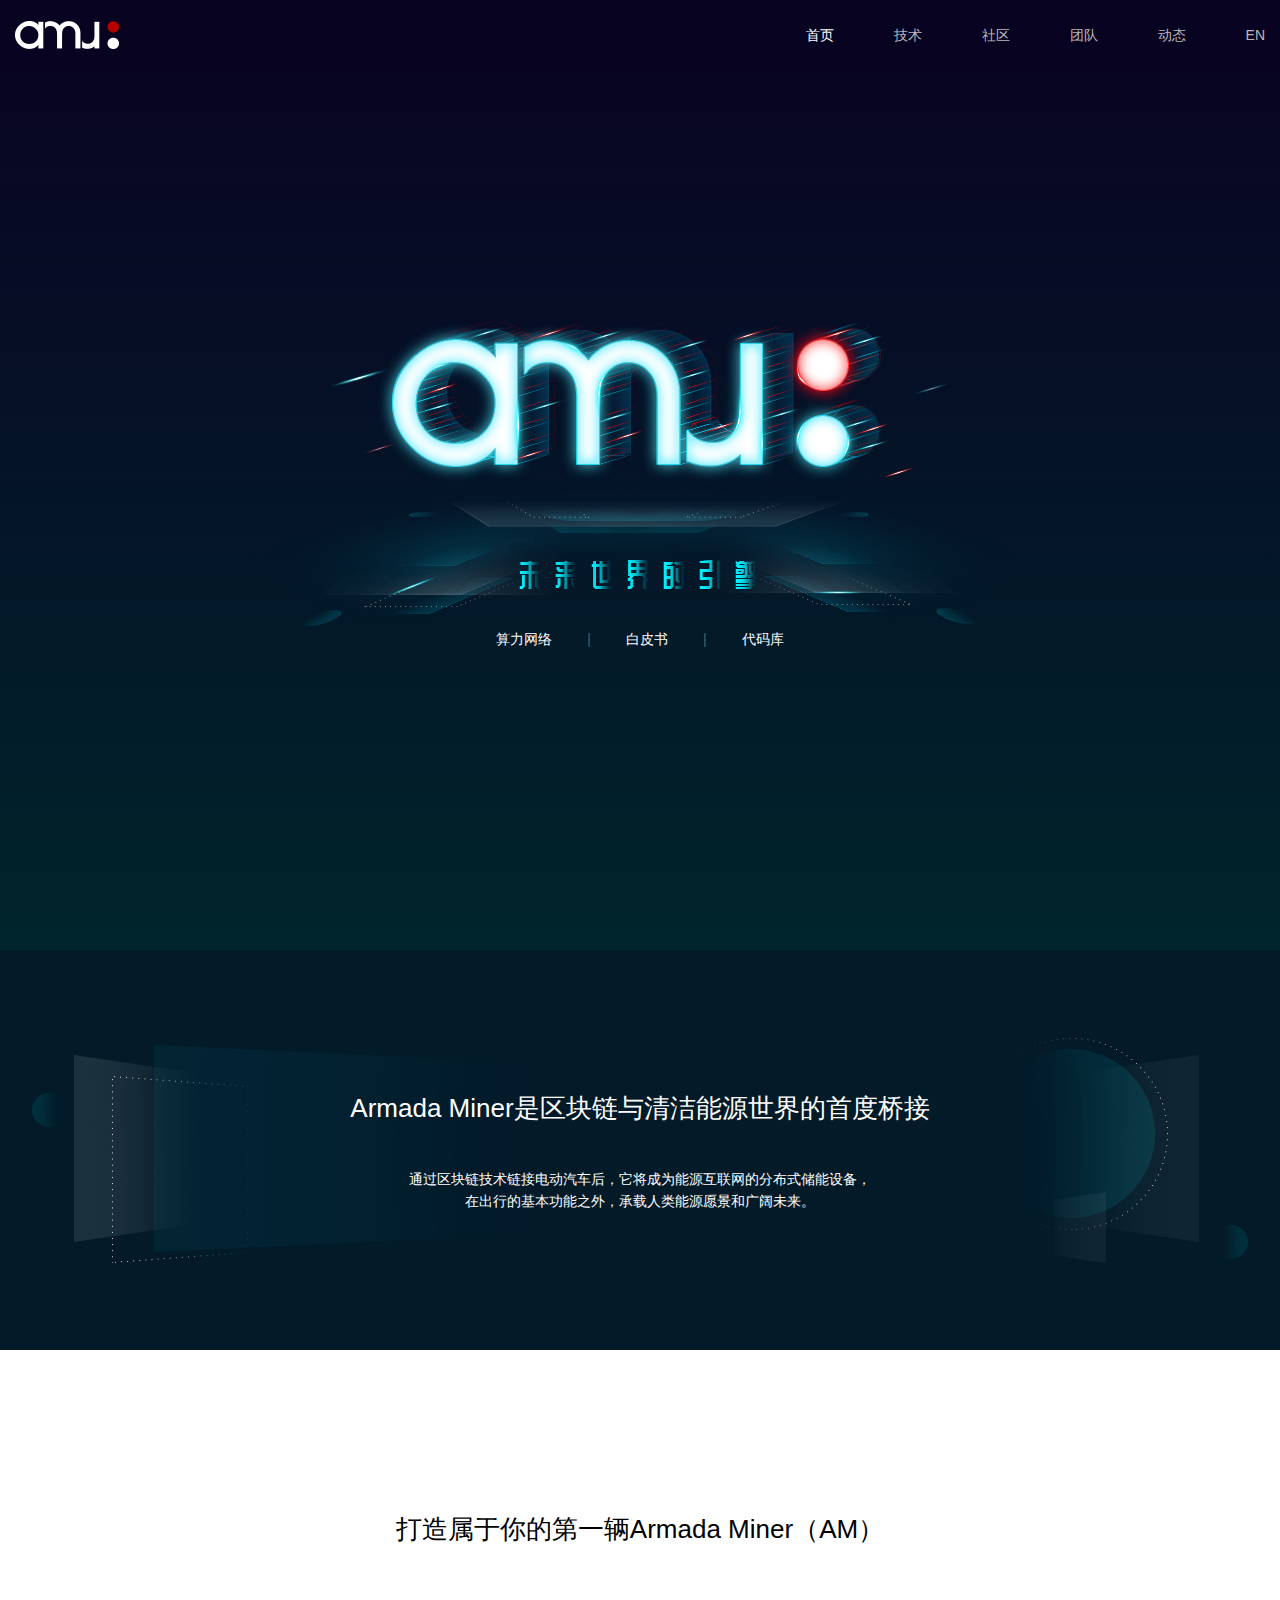
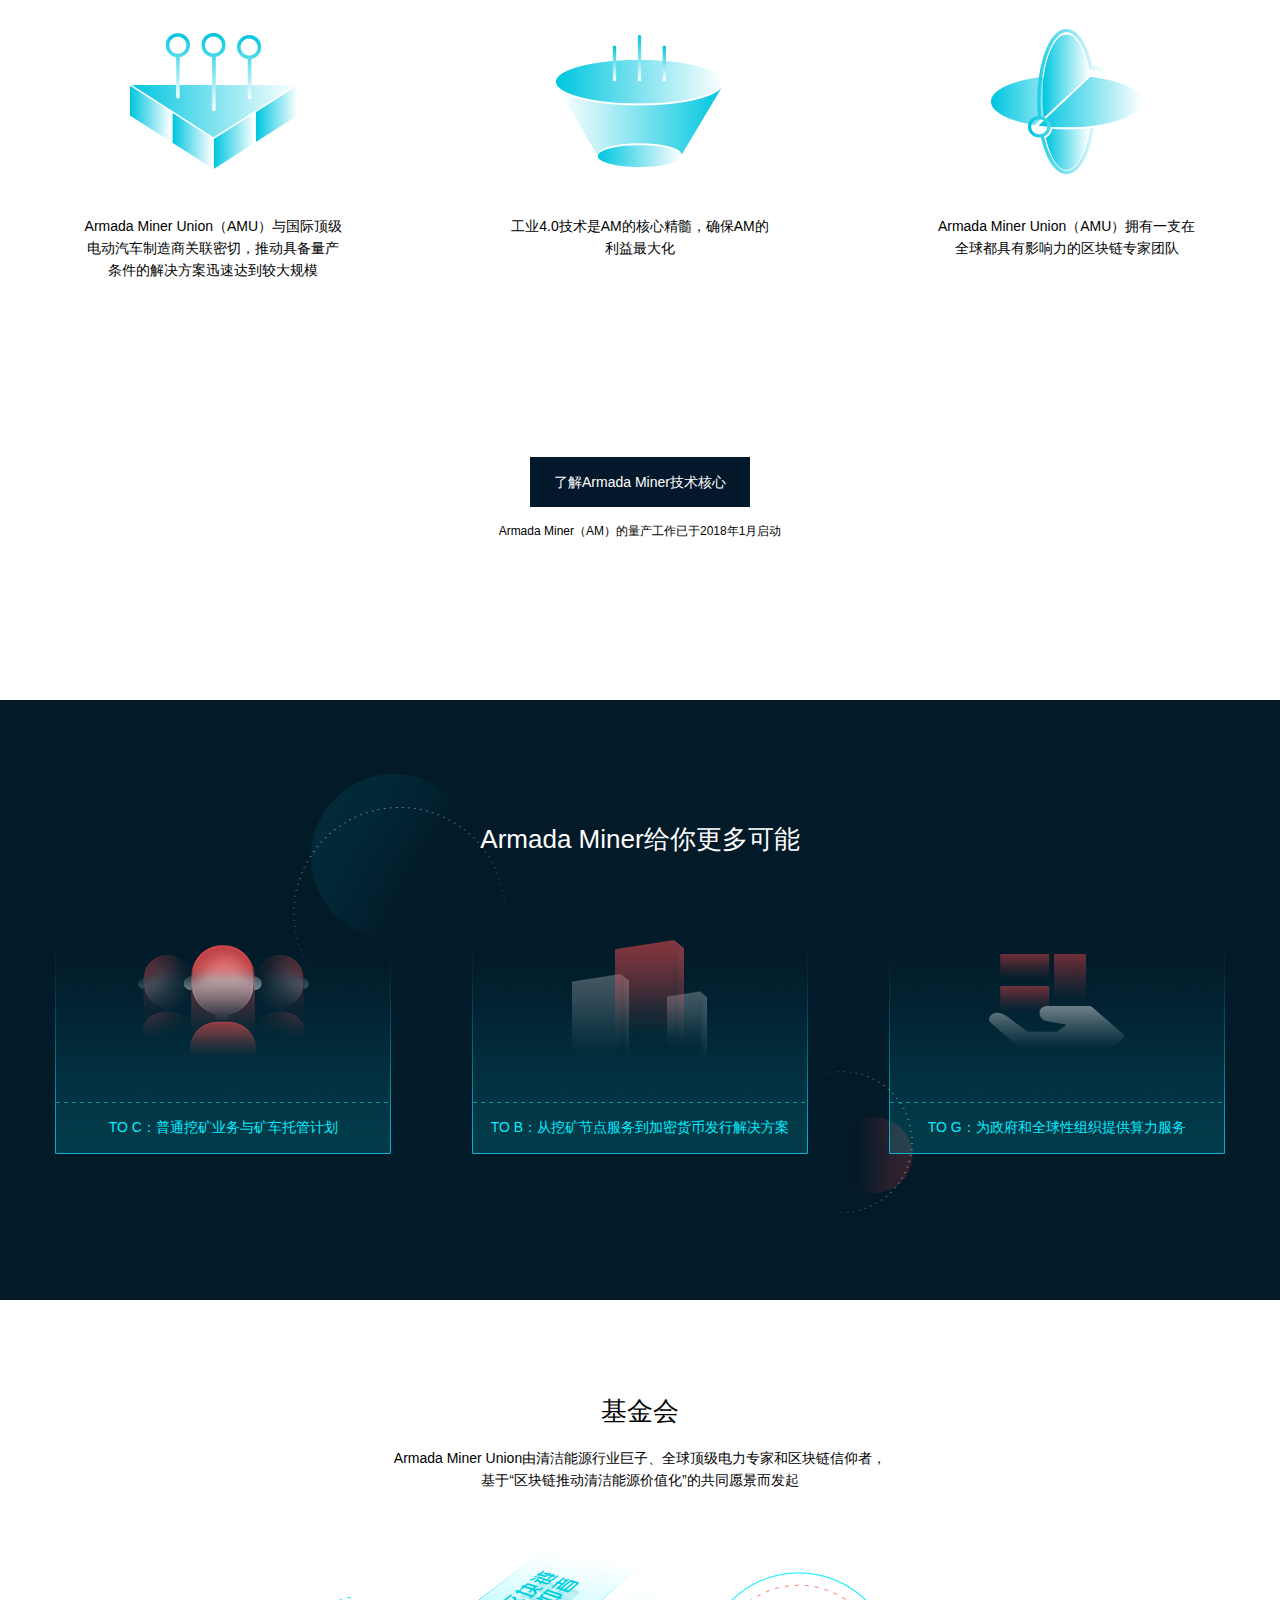
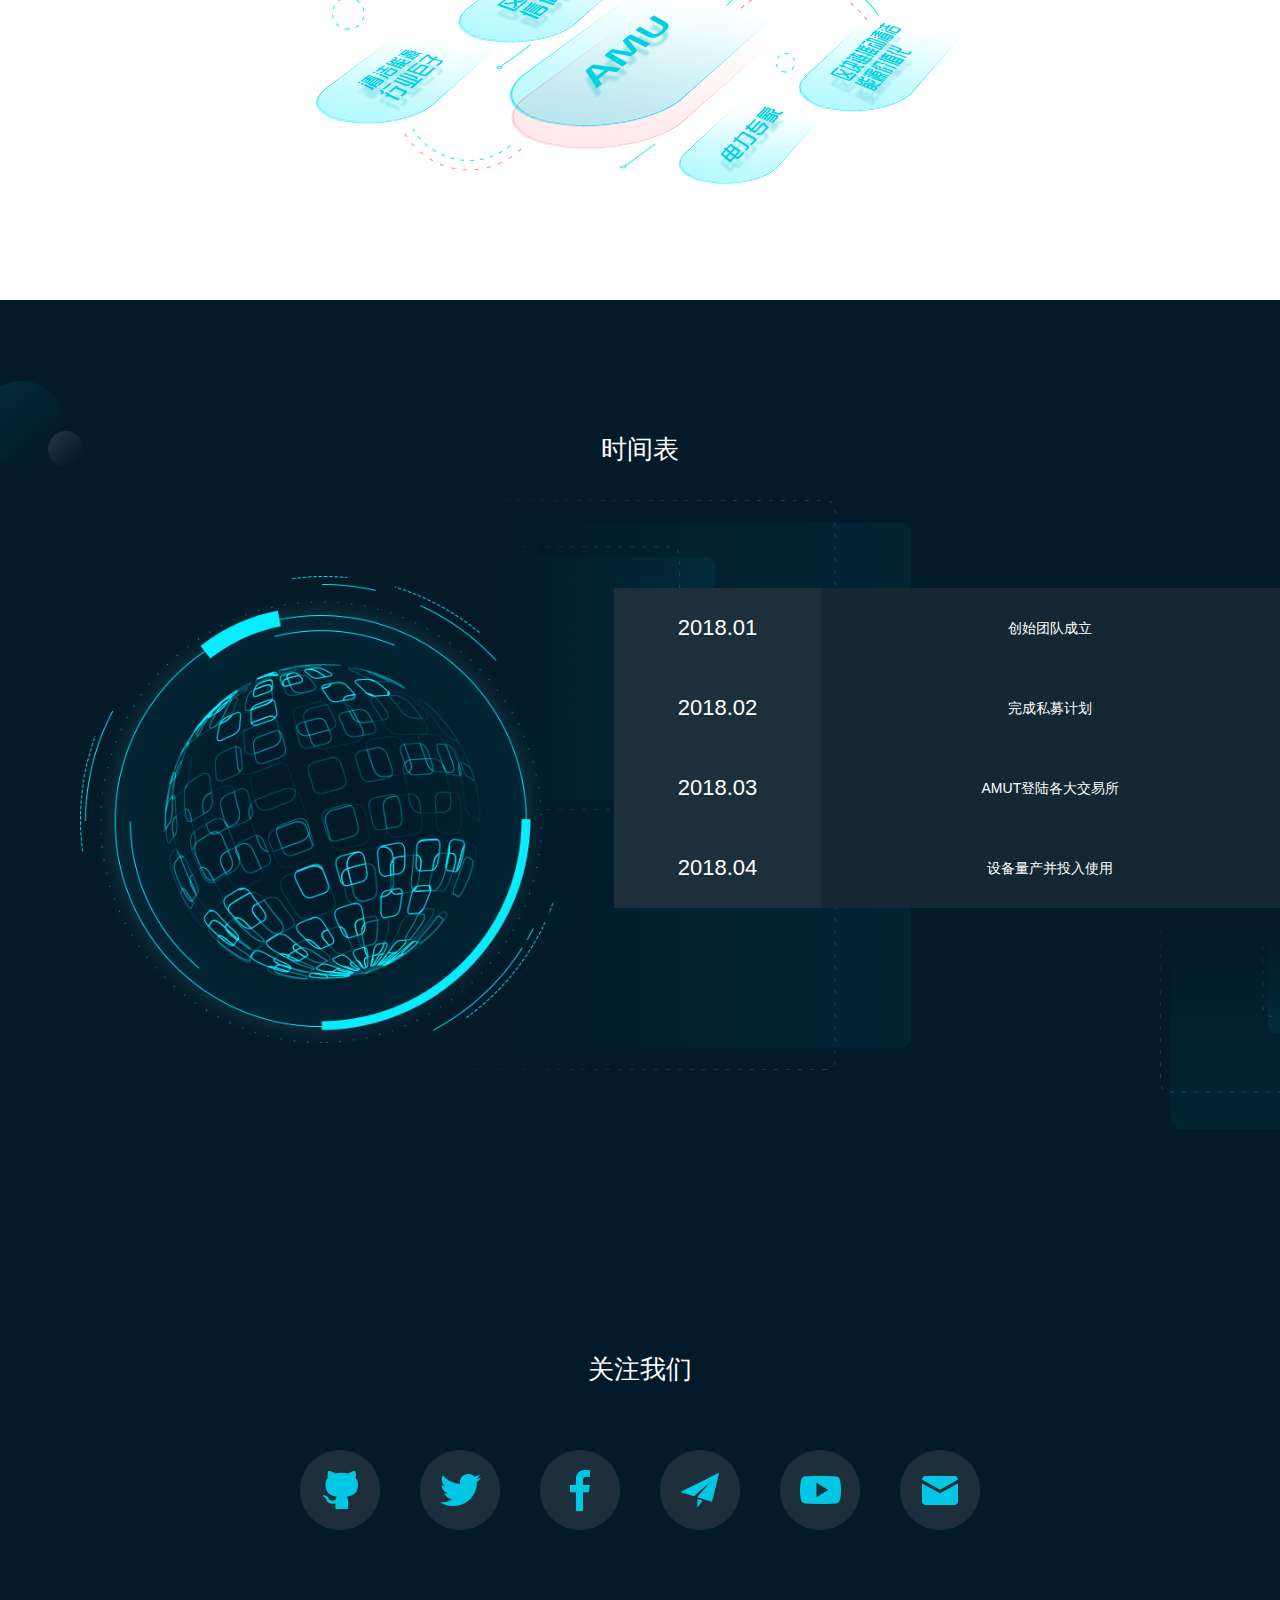
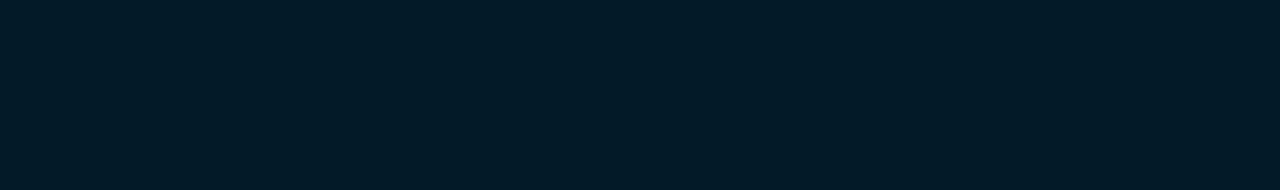
<file: index.html>
<!DOCTYPE html>
<html>
<head>
    <meta charset="UTF-8">
    <meta name="renderer" content="webkit">
    <meta name="viewport" content="width=device-width,initial-scale=1,minimum-scale=1,maximum-scale=1,user-scalable=no">
    <title>AM</title>
    <script src="js/fastclick.js"></script>
    <link rel="stylesheet" href="css/style.css"/>
</head>
<body>
<div class="header">
    <div class="wrap">
        <a href="" class="logo"></a>
        <div class="menu">
            <a href="index.html" class="active">首页</a>
            <a href="technology.html">技术</a>
            <a href="community.html">社区</a>
            <a href="team.html">团队</a>
            <!-- <a href="resources.html">资源</a> -->
            <a href="blog.html">动态</a>
            <a href="index-en.html">EN</a>
        </div>
    </div>
</div>

<div class="index-banner">
    <div class="big-logo">
        <div class="link"><a >算力网络</a>|<a href="http://armadaminer.io/AMU_cn.pdf" target="_blank">白皮书</a>|<a href="https://github.com/armadaminer" target="_blank">代码库</a></div>
    </div>
</div>

<div class="index-r2">
    <div class="wrap">
        <div class="container">
            <div class="title">Armada Miner是区块链与清洁能源世界的首度桥接</div>
            <div class="intro">通过区块链技术链接电动汽车后，它将成为能源互联网的分布式储能设备，<br>在出行的基本功能之外，承载人类能源愿景和广阔未来。</div>
        </div>
    </div>
</div>

<div class="index-r3">
    <div class="wrap">
        <div class="head">打造属于你的第一辆Armada Miner（AM）</div>
        <ul class="list">
            <li>
                <div class="img"><img src="images/index-r3-p1.png"></div>
                <div class="text">Armada Miner Union（AMU）与国际顶级电动汽车制造商关联密切，推动具备量产条件的解决方案迅速达到较大规模</div>
            </li>
            <li>
                <div class="img"><img src="images/index-r3-p2.png"></div>
                <div class="text">工业4.0技术是AM的核心精髓，确保AM的利益最大化</div>
            </li>
            <li>
                <div class="img"><img src="images/index-r3-p3.png"></div>
                <div class="text">Armada Miner Union（AMU）拥有一支在全球都具有影响力的区块链专家团队</div>
            </li>
        </ul>
        <div class="foot">
            <a href="technology.html">了解Armada Miner技术核心</a>
            <p class="mt15">Armada Miner（AM）的量产工作已于2018年1月启动</p>
        </div>
    </div>
</div>

<div class="index-r4">
    <div class="wrap">
        <div class="head">Armada Miner给你更多可能</div>
        <ul class="list">
            <li>
                <div class="box">
                    <div class="img"><img src="images/index-r4-p1.png"></div>
                    <div class="text">TO C：普通挖矿业务与矿车托管计划</div>
                </div>
            </li>
            <li>
                <div class="box">
                    <div class="img"><img src="images/index-r4-p2.png"></div>
                    <div class="text">TO B：从挖矿节点服务到加密货币发行解决方案</div>
                </div>
            </li>
            <li>
                <div class="box">
                    <div class="img"><img src="images/index-r4-p3.png"></div>
                    <div class="text">TO G：为政府和全球性组织提供算力服务</div>
                </div>
            </li>
        </ul>
    </div>
</div>

<div class="index-r5">
    <div class="wrap">
        <div class="head">基金会</div>
        <div class="text">Armada Miner Union由清洁能源行业巨子、全球顶级电力专家和区块链信仰者，基于“区块链推动清洁能源价值化”的共同愿景而发起</div>
        <div class="img"><img src="images/index-r5.png"></div>
    </div>
</div>

<div class="index-r6">
    <div class="wrap">
        <div class="head">时间表</div>
        <div class="img"><img src="images/index-r6-p.png"></div>
        <ul class="list">
            <li>
                <div class="date">2018.01</div>
                <div class="text">创始团队成立</div>
            </li>
            <li>
                <div class="date">2018.02</div>
                <div class="text">完成私募计划</div>
            </li>
            <li>
                <div class="date">2018.03</div>
                <div class="text">AMUT登陆各大交易所</div>
            </li>
            <li>
                <div class="date">2018.04</div>
                <div class="text">设备量产并投入使用</div>
            </li>
        </ul>
    </div>
</div>


<div class="index-r8">
    <div class="wrap">
        <div class="head">关注我们</div>
        <ul class="links">
            <li><a href="https://github.com/armadaminer" target="_blank" class="a1"></a></li>
            <li><a href="https://twitter.com/AmuT74761063" target="_blank" class="a3"></a></li>
            <li><a href="https://www.facebook.com/amu.azureone.9" target="_blank" class="a4"></a></li>
            <li><a href="https://t.me/AMUTenglish" target="_blank" class="a6"></a></li>
            <li><a href="https://www.youtube.com/channel/UClb3onEGfkmWt3N0h-_zXHA?view_as=subscriber" target="_blank" class="a7"></a></li>
            <li><a href="mailto:contact@armadaminer.io" class="a8"></a></li>
        </ul>

<!--         <div class="subscription">
            <input type="text" placeholder="请输入你的邮箱...">
            <button>订阅</button>
        </div> -->
    </div>
</div>

<!-- <div class="index-r9">
    <div class="wrap">
        <div class="head">合作伙伴</div>

        <ul class="list">
            <li><a href=""><img src="images/partner01.png"></a></li>
            <li><a href=""><img src="images/partner02.png"></a></li>
            <li><a href=""><img src="images/partner03.png"></a></li>
            <li><a href=""><img src="images/partner04.png"></a></li>
            <li><a href=""><img src="images/partner05.png"></a></li>
            <li><a href=""><img src="images/partner06.png"></a></li>
            <li><a href=""><img src="images/partner07.png"></a></li>
            <li><a href=""><img src="images/partner08.png"></a></li>
            <li><a href=""><img src="images/partner09.png"></a></li>
            <li><a href=""><img src="images/partner10.png"></a></li>
            <li><a href=""><img src="images/partner11.png"></a></li>
            <li><a href=""><img src="images/partner12.png"></a></li>
            <li><a href=""><img src="images/partner13.png"></a></li>
            <li><a href=""><img src="images/partner14.png"></a></li>
            <li><a href=""><img src="images/partner15.png"></a></li>
            <li><a href=""><img src="images/partner16.png"></a></li>
            <li><a href=""><img src="images/partner17.png"></a></li>
            <li><a href=""></a></li>
        </ul>
    </div>
</div> -->

<script src="js/common.js"></script>
</body>
</html>
</file>
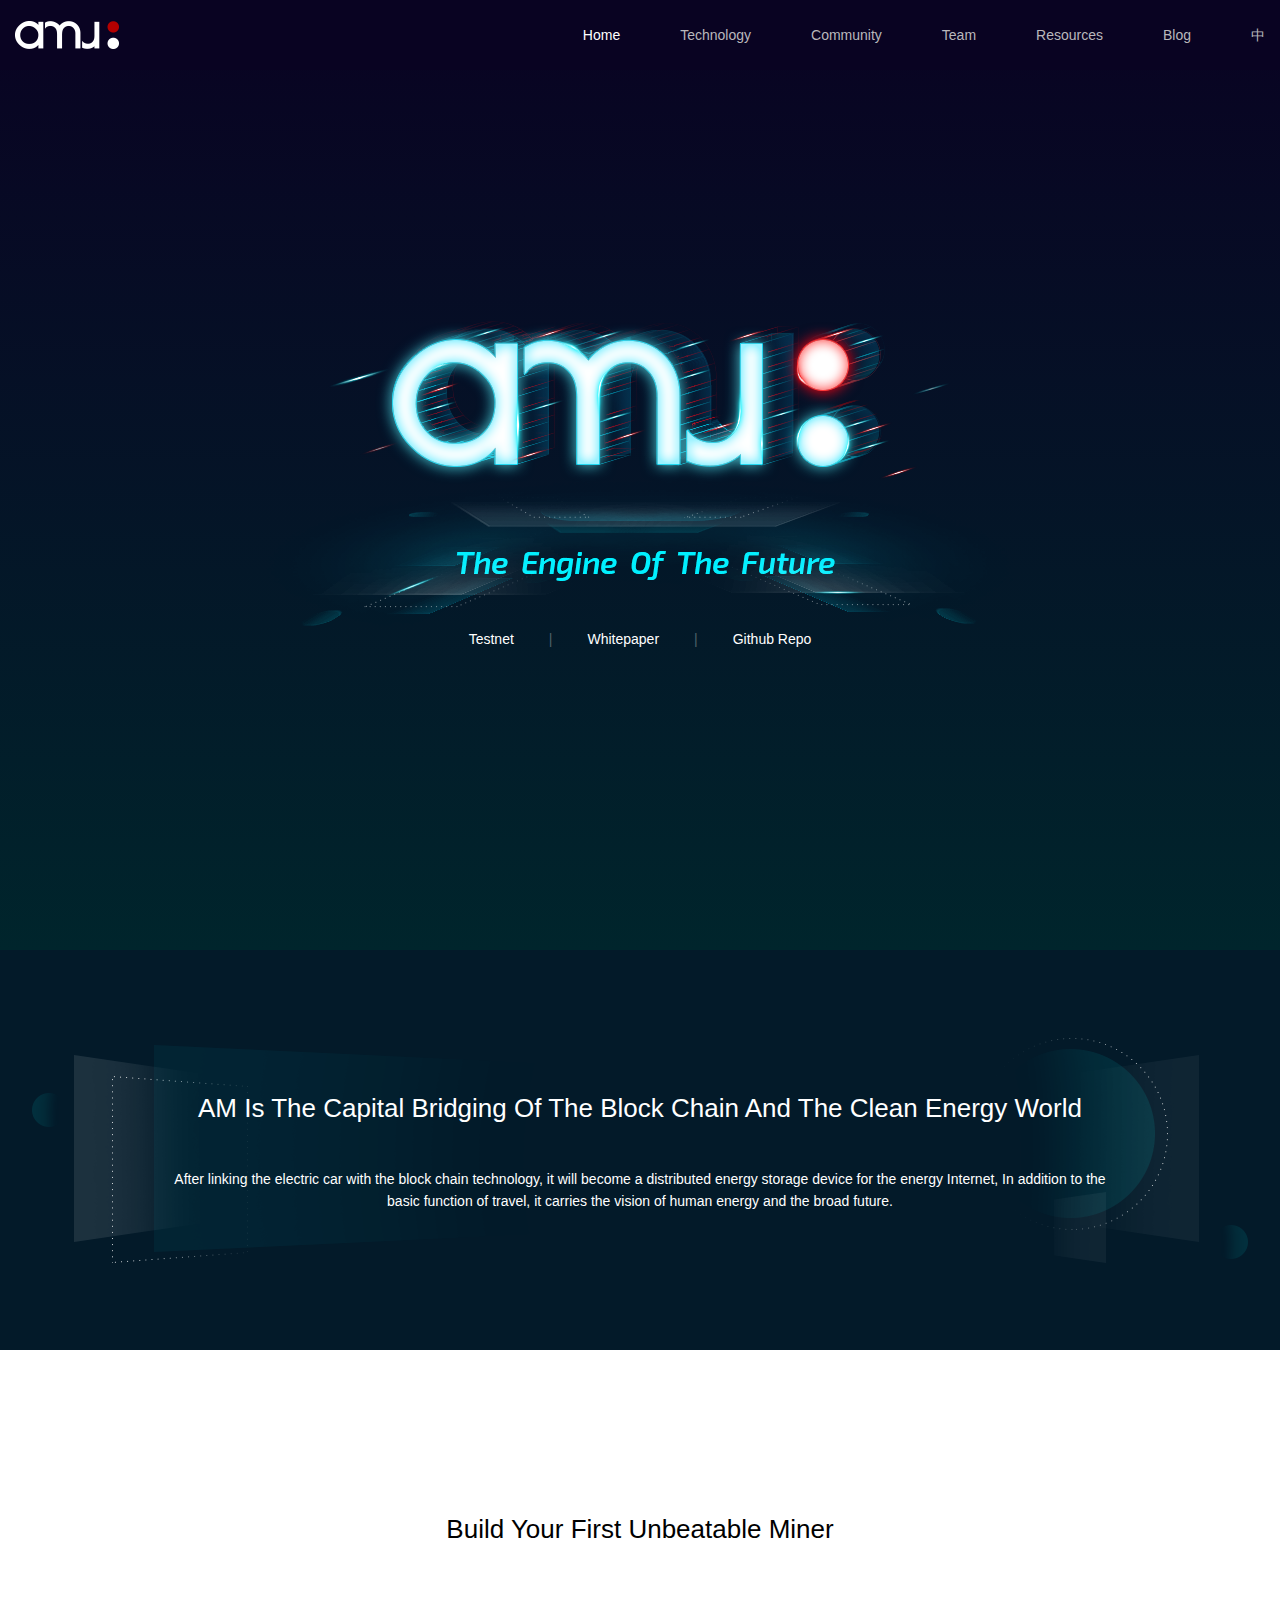
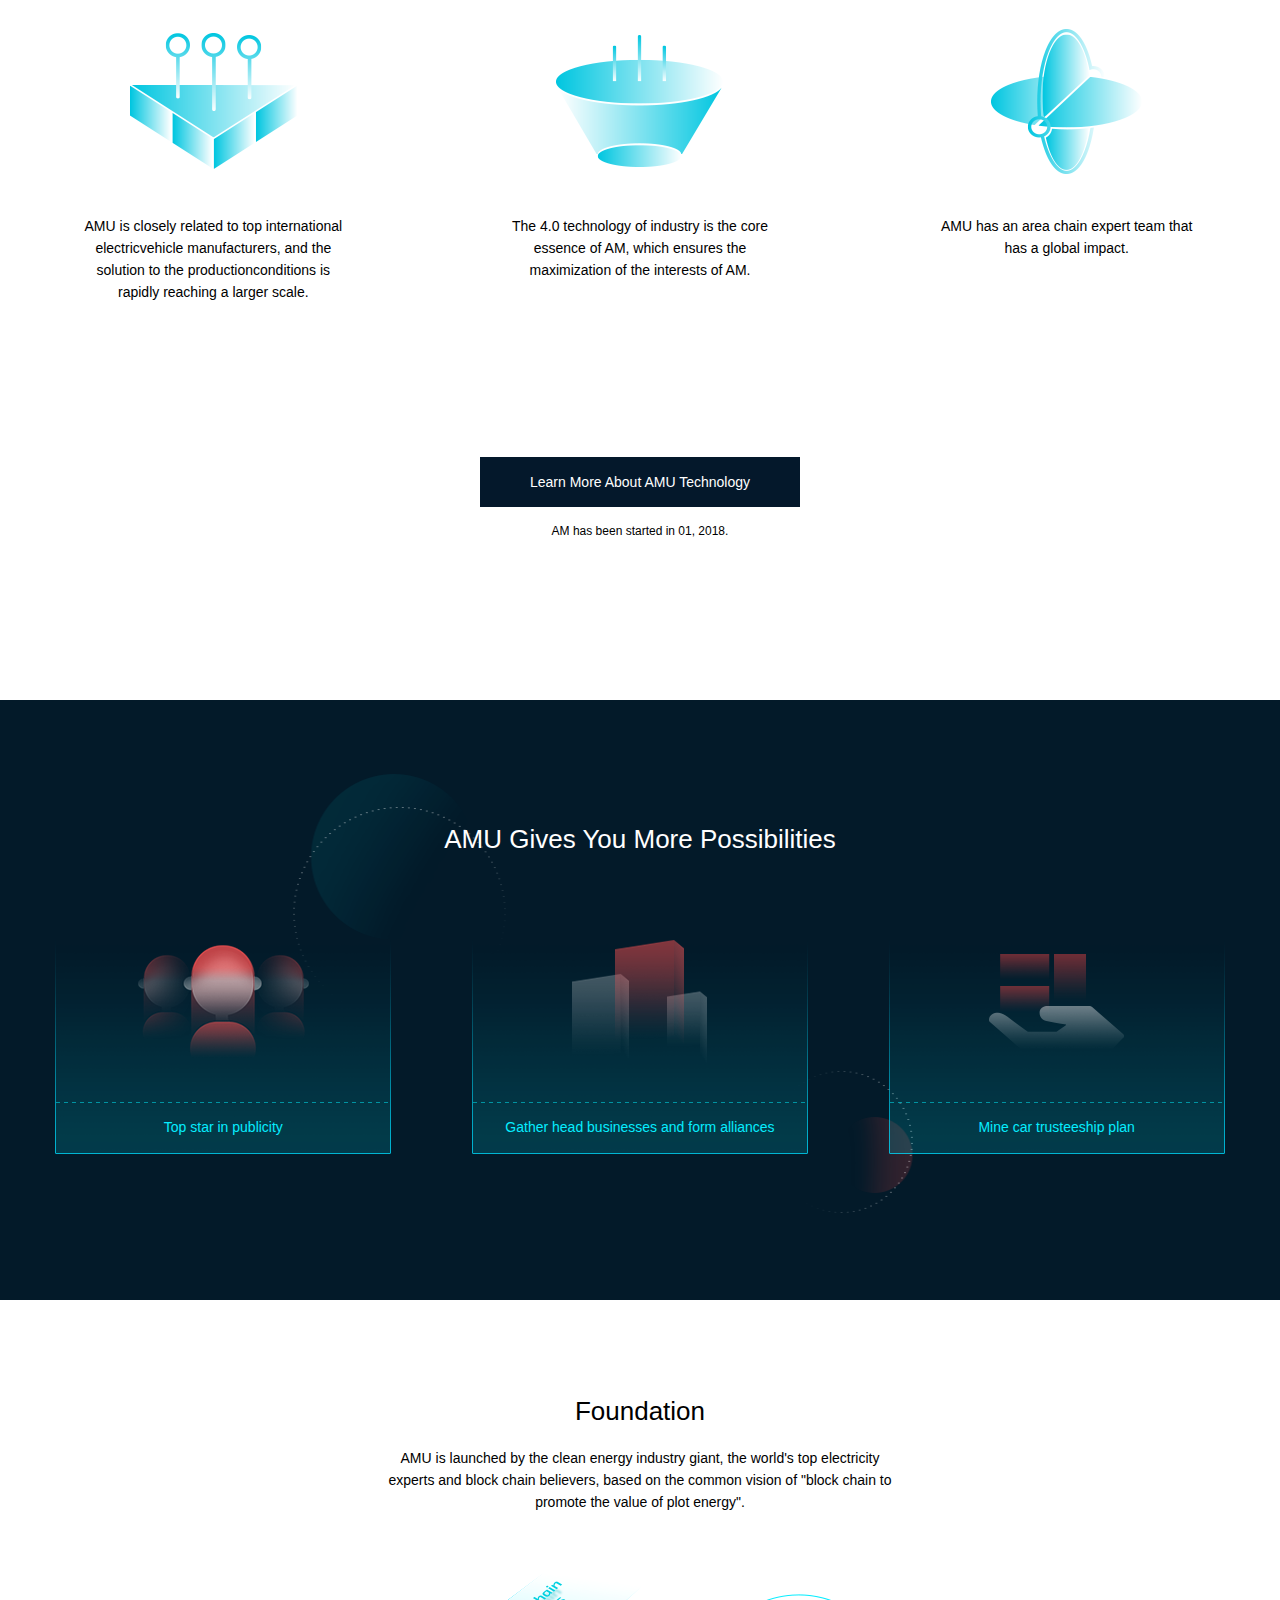
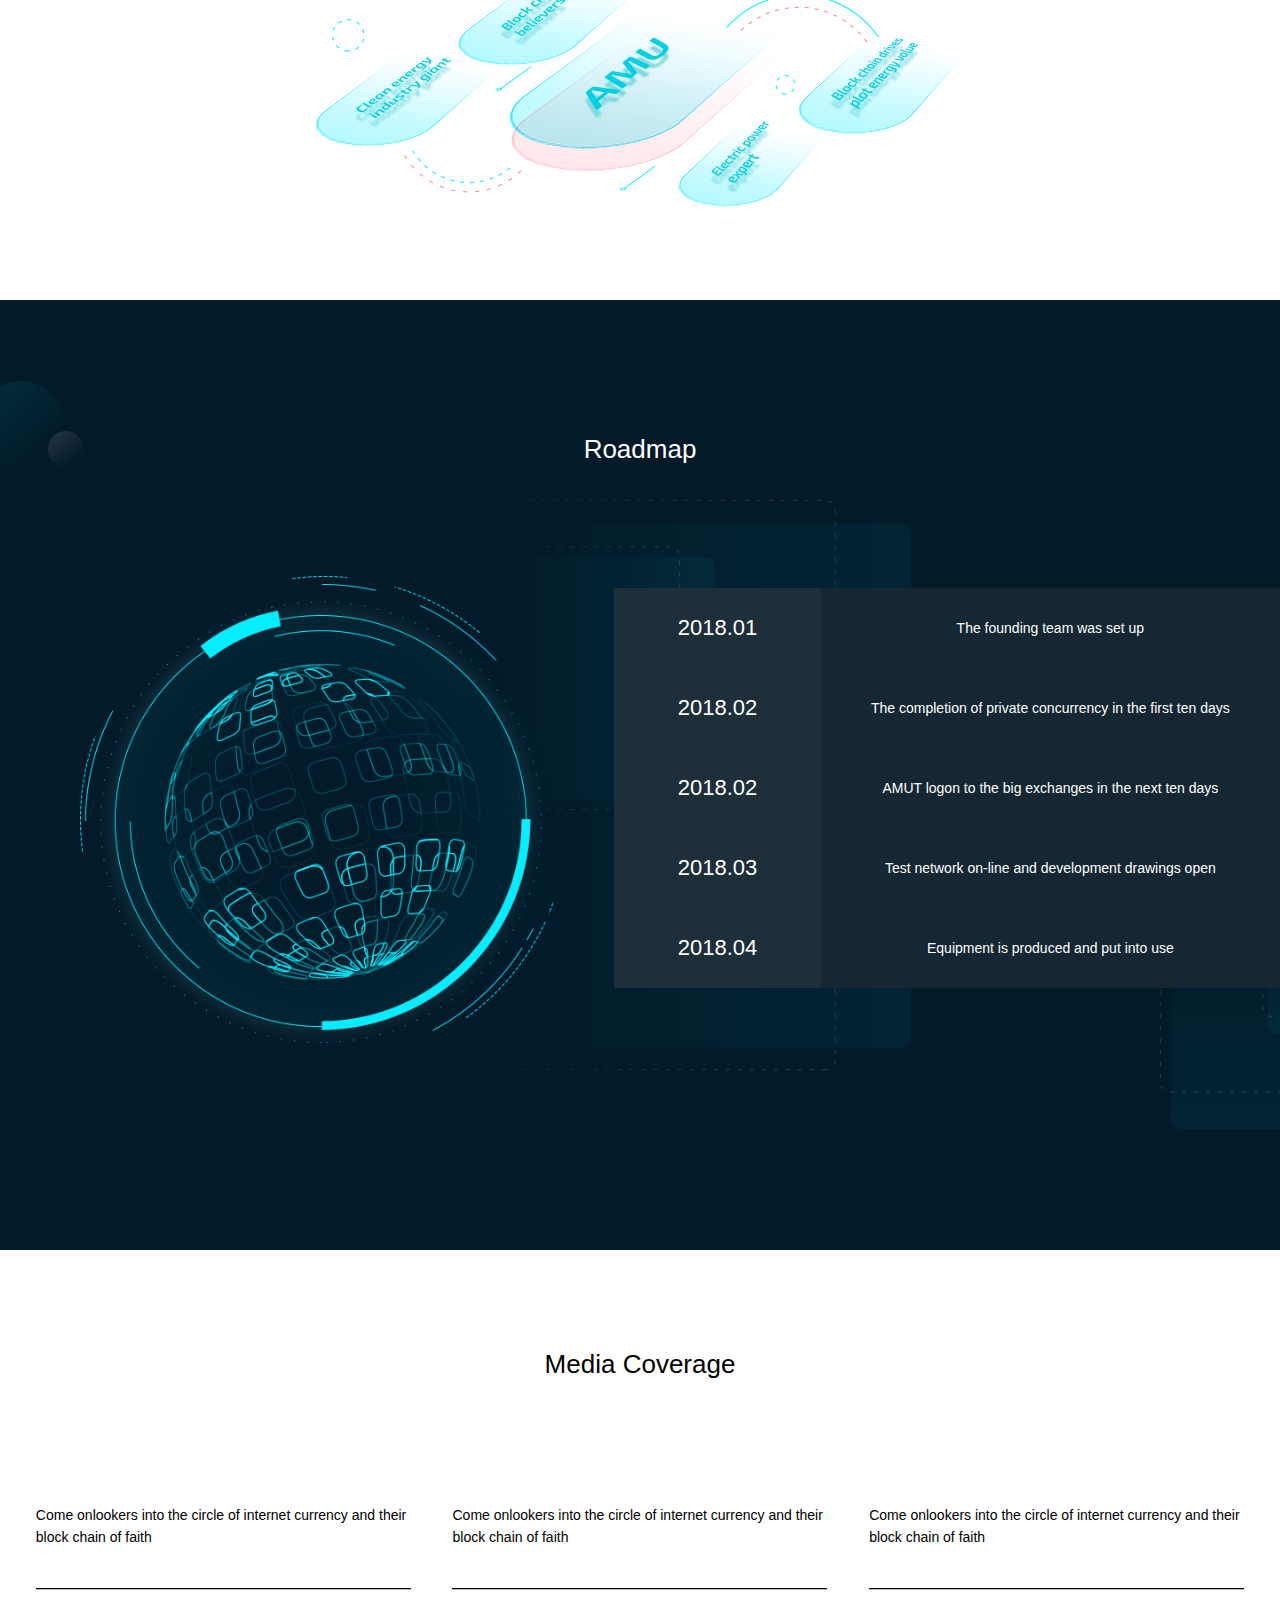
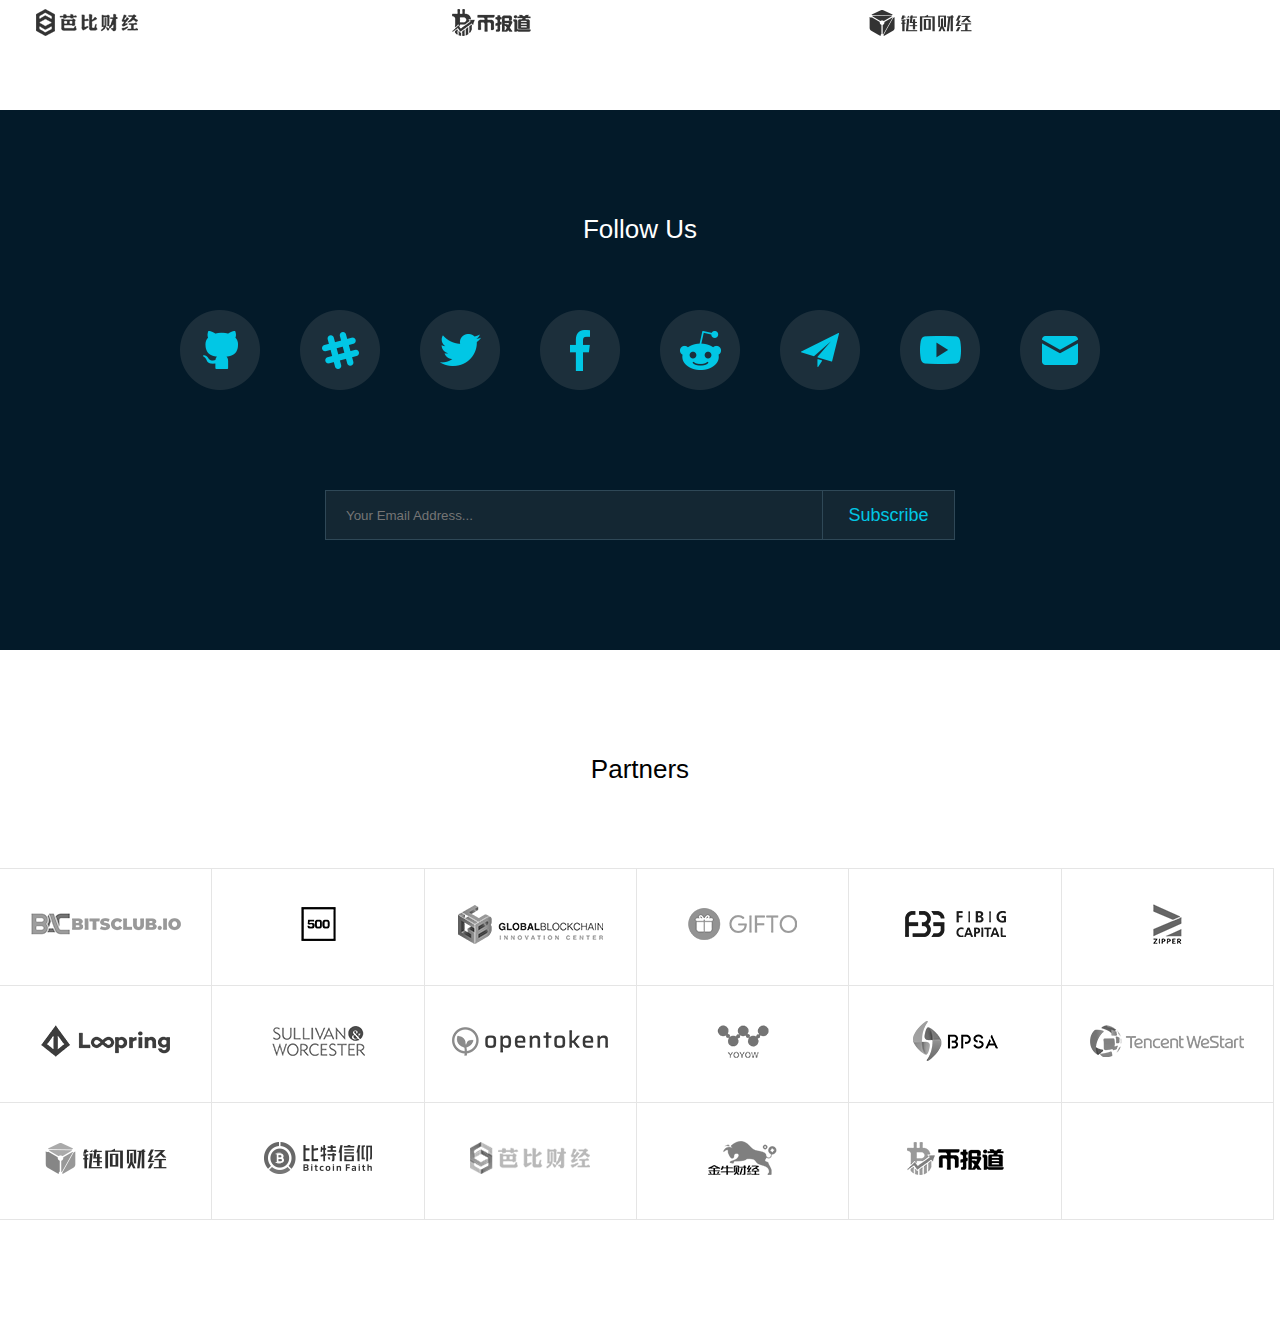
<file: index-en.html>
<!DOCTYPE html>
<html>
<head>
    <meta charset="UTF-8">
    <meta name="renderer" content="webkit">
    <meta name="viewport" content="width=device-width,initial-scale=1,minimum-scale=1,maximum-scale=1,user-scalable=no">
    <title>AM</title>
    <script src="js/fastclick.js"></script>
    <link rel="stylesheet" href="css/style.css"/>
    <link rel="stylesheet" href="css/en.css"/>
</head>
<body>
<div class="header">
    <div class="wrap">
        <a href="" class="logo"></a>
        <div class="menu">
            <a href="index-en.html" class="active">Home</a>
            <a href="technology-en.html">Technology</a>
            <a href="community-en.html">Community</a>
            <a href="team-en.html">Team</a>
            <a href="resources-en.html">Resources</a>
            <a href="blog-en.html">Blog</a>
            <a href="index.html">中</a>
        </div>
    </div>
</div>

<div class="index-banner">
    <div class="big-logo">
        <div class="link"><a href="">Testnet</a>|<a href="">Whitepaper</a>|<a href="">Github Repo</a></div>
    </div>
</div>

<div class="index-r2">
    <div class="wrap">
        <div class="container">
            <div class="title">AM Is The Capital Bridging Of The Block Chain
                And The Clean Energy World</div>
            <div class="intro">After linking the electric car with the block chain technology, it will become a distributed energy storage device for the energy Internet,
                In addition to the basic function of travel, it carries the vision of human energy and the broad future.</div>
        </div>
    </div>
</div>

<div class="index-r3">
    <div class="wrap">
        <div class="head">Build Your First Unbeatable Miner</div>
        <ul class="list">
            <li>
                <div class="img"><img src="images/index-r3-p1.png"></div>
                <div class="text">AMU is closely related to top international
                    electricvehicle manufacturers, and the solution
                    to the productionconditions is rapidly reaching
                    a larger scale.</div>
            </li>
            <li>
                <div class="img"><img src="images/index-r3-p2.png"></div>
                <div class="text">The 4.0 technology of industry is the core
                    essence of AM, which ensures the maximization
                    of the interests of AM.</div>
            </li>
            <li>
                <div class="img"><img src="images/index-r3-p3.png"></div>
                <div class="text">AMU has an area chain expert team that has
                    a global impact.</div>
            </li>
        </ul>
        <div class="foot">
            <a href="">Learn More About AMU Technology</a>
            <p class="mt15">AM has been started in 01, 2018.</p>
        </div>
    </div>
</div>

<div class="index-r4">
    <div class="wrap">
        <div class="head">AMU Gives You More Possibilities</div>
        <ul class="list">
            <li>
                <div class="box">
                    <div class="img"><img src="images/index-r4-p1.png"></div>
                    <div class="text">Top star in publicity</div>
                </div>
            </li>
            <li>
                <div class="box">
                    <div class="img"><img src="images/index-r4-p2.png"></div>
                    <div class="text">Gather head businesses and form alliances</div>
                </div>
            </li>
            <li>
                <div class="box">
                    <div class="img"><img src="images/index-r4-p3.png"></div>
                    <div class="text">Mine car trusteeship plan</div>
                </div>
            </li>
        </ul>
    </div>
</div>

<div class="index-r5">
    <div class="wrap">
        <div class="head">Foundation</div>
        <div class="text">AMU is launched by the clean energy industry giant, the world's top electricity experts and block chain believers,
            based on the common vision of "block chain to promote the value of plot energy".</div>
        <div class="img"><img src="images/index-r5-en.png"></div>
    </div>
</div>

<div class="index-r6">
    <div class="wrap">
        <div class="head">Roadmap</div>
        <div class="img"><img src="images/index-r6-p.png"></div>
        <ul class="list">
            <li>
                <div class="date">2018.01</div>
                <div class="text">The founding team was set up</div>
            </li>
            <li>
                <div class="date">2018.02</div>
                <div class="text">The completion of private concurrency in the first ten days</div>
            </li>
            <li>
                <div class="date">2018.02</div>
                <div class="text">AMUT logon to the big exchanges in the next ten days</div>
            </li>
            <li>
                <div class="date">2018.03</div>
                <div class="text">Test network on-line and development drawings open</div>
            </li>
            <li>
                <div class="date">2018.04</div>
                <div class="text">Equipment is produced and put into use</div>
            </li>
        </ul>
    </div>
</div>

<div class="index-r7">
    <div class="wrap">
        <div class="head">Media Coverage</div>
        <ul class="list">
            <li>
                <div class="box">
                    <div class="text">Come onlookers into the circle of internet currency and their
                        block chain of faith</div>
                    <div class="foot"><img src="images/index-r7-p1.png"></div>
                </div>
            </li>
            <li>
                <div class="box">
                    <div class="text">Come onlookers into the circle of internet currency and their
                        block chain of faith</div>
                    <div class="foot"><img src="images/index-r7-p2.png"></div>
                </div>
            </li>
            <li>
                <div class="box">
                    <div class="text">Come onlookers into the circle of internet currency and their
                        block chain of faith</div>
                    <div class="foot"><img src="images/index-r7-p3.png"></div>
                </div>
            </li>
        </ul>
    </div>
</div>

<div class="index-r8">
    <div class="wrap">
        <div class="head">Follow Us</div>
        <ul class="links">
            <li><a href="" class="a1"></a></li>
            <li><a href="" class="a2"></a></li>
            <li><a href="" class="a3"></a></li>
            <li><a href="" class="a4"></a></li>
            <li><a href="" class="a5"></a></li>
            <li><a href="" class="a6"></a></li>
            <li><a href="" class="a7"></a></li>
            <li><a href="" class="a8"></a></li>
        </ul>

        <div class="subscription">
            <input type="text" placeholder="Your Email Address...">
            <button>Subscribe</button>
        </div>
    </div>
</div>

<div class="index-r9">
    <div class="wrap">
        <div class="head">Partners</div>

        <ul class="list">
            <li><a href=""><img src="images/partner01.png"></a></li>
            <li><a href=""><img src="images/partner02.png"></a></li>
            <li><a href=""><img src="images/partner03.png"></a></li>
            <li><a href=""><img src="images/partner04.png"></a></li>
            <li><a href=""><img src="images/partner05.png"></a></li>
            <li><a href=""><img src="images/partner06.png"></a></li>
            <li><a href=""><img src="images/partner07.png"></a></li>
            <li><a href=""><img src="images/partner08.png"></a></li>
            <li><a href=""><img src="images/partner09.png"></a></li>
            <li><a href=""><img src="images/partner10.png"></a></li>
            <li><a href=""><img src="images/partner11.png"></a></li>
            <li><a href=""><img src="images/partner12.png"></a></li>
            <li><a href=""><img src="images/partner13.png"></a></li>
            <li><a href=""><img src="images/partner14.png"></a></li>
            <li><a href=""><img src="images/partner15.png"></a></li>
            <li><a href=""><img src="images/partner16.png"></a></li>
            <li><a href=""><img src="images/partner17.png"></a></li>
            <li><a href=""></a></li>
        </ul>
    </div>
</div>


<script src="js/common.js"></script>
</body>
</html>
</file>
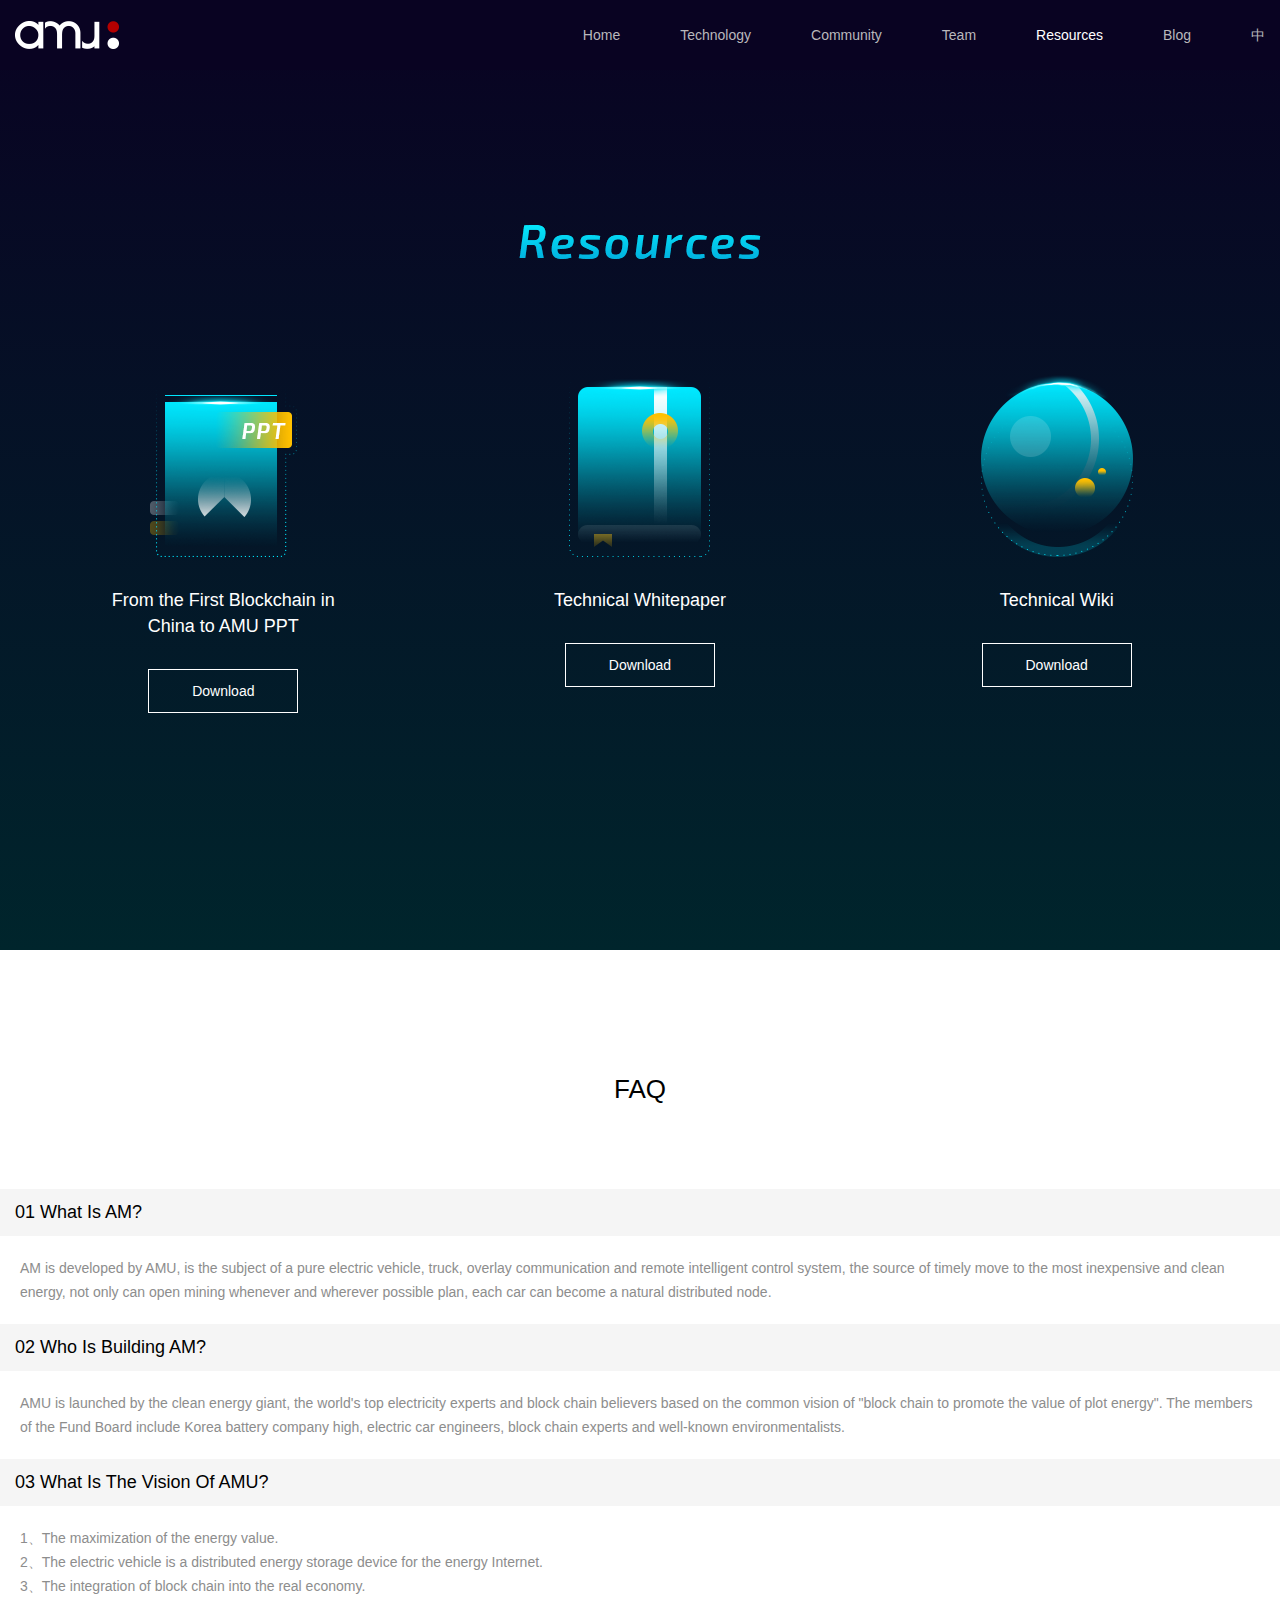
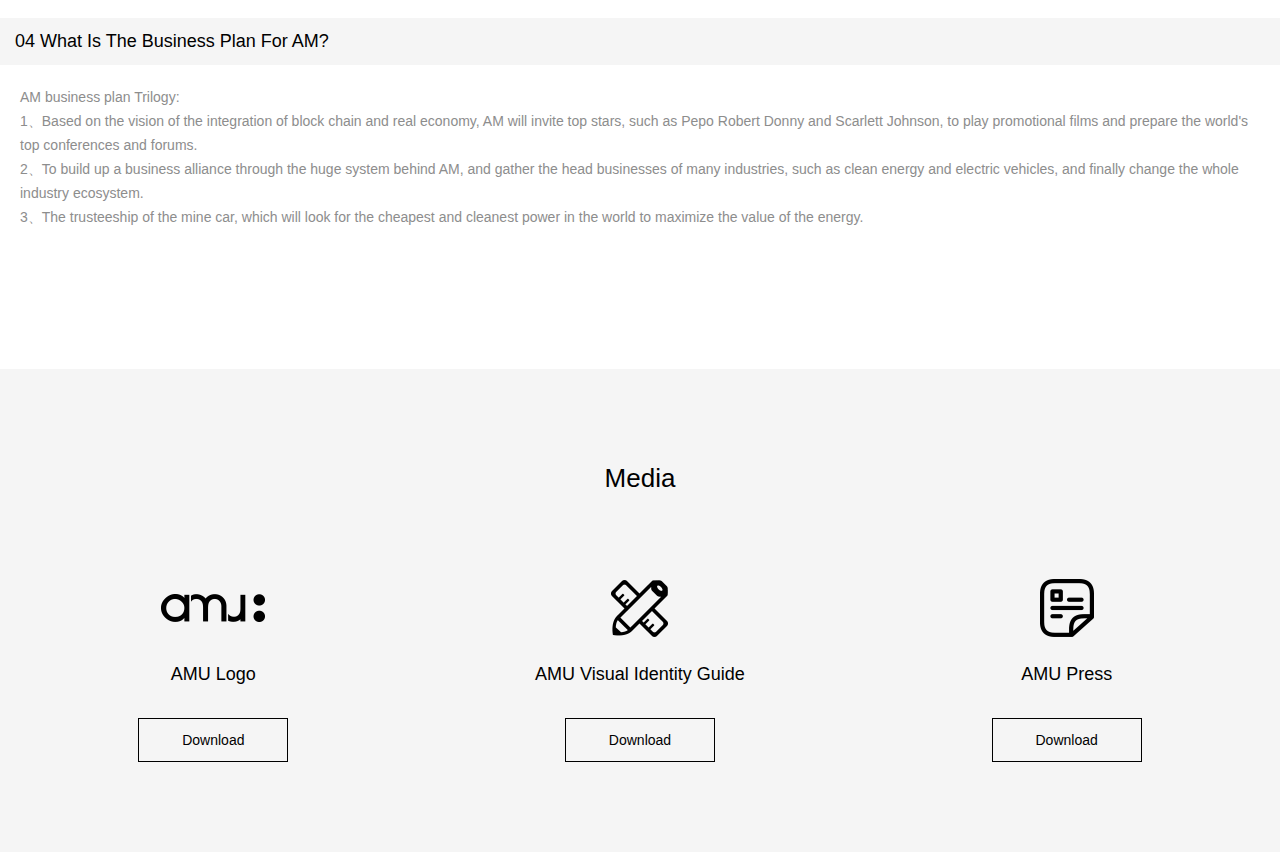
<file: resources-en.html>
<!DOCTYPE html>
<html>
<head>
    <meta charset="UTF-8">
    <meta name="renderer" content="webkit">
    <meta name="viewport" content="width=device-width,initial-scale=1,minimum-scale=1,maximum-scale=1,user-scalable=no">
    <title>AM</title>
    <script src="js/fastclick.js"></script>
    <link rel="stylesheet" href="css/style.css"/>
    <link rel="stylesheet" href="css/en.css"/>
</head>
<body>
<div class="header">
    <div class="wrap">
        <a href="" class="logo"></a>
        <div class="menu">
            <a href="index-en.html">Home</a>
            <a href="technology-en.html">Technology</a>
            <a href="community-en.html">Community</a>
            <a href="team-en.html">Team</a>
            <a href="resources-en.html" class="active">Resources</a>
            <a href="blog-en.html">Blog</a>
            <a href="index.html">中</a>
        </div>
    </div>
</div>

<div class="res-top">
    <div class="wrap">
        <div class="head"><img src="images/res-top-title-en.png"></div>
        <ul class="list">
            <li>
                <div class="box">
                    <div class="img"><img src="images/res-top-p1.png"></div>
                    <div class="title">From the First Blockchain
                        in China to AMU PPT</div>
                    <div class="button"><a href="">Download</a></div>
                </div>
            </li>
            <li>
                <div class="box">
                    <div class="img"><img src="images/res-top-p2.png"></div>
                    <div class="title">Technical Whitepaper</div>
                    <div class="button"><a href="">Download</a></div>
                </div>
            </li>
            <li>
                <div class="box">
                    <div class="img"><img src="images/res-top-p3.png"></div>
                    <div class="title">Technical Wiki</div>
                    <div class="button"><a href="">Download</a></div>
                </div>
            </li>
        </ul>
    </div>
</div>

<div class="res-faq">
    <div class="wrap">
        <div class="head">FAQ</div>

        <dl>
            <dt>01  What Is AM?</dt>
            <dd>
                AM is developed by AMU, is the subject of a pure electric vehicle, truck, overlay communication and remote intelligent control system, the source of timely move to the most inexpensive and clean energy,
                not only can open mining whenever and wherever possible plan, each car can become a natural distributed node.
            </dd>
            <dt>02  Who Is Building AM?</dt>
            <dd>
                AMU is launched by the clean energy giant, the world's top electricity experts and block chain believers based on the common vision of "block chain to promote the value of plot energy".
                The members of the Fund Board include Korea battery company high, electric car engineers, block chain experts and well-known environmentalists.
            </dd>
            <dt>03  What Is The Vision Of AMU?</dt>
            <dd>
                <p>1、The maximization of the energy value.</p>
                <p>2、The electric vehicle is a distributed energy storage device for the energy Internet.</p>
                <p>3、The integration of block chain into the real economy.</p>
            </dd>
            <dt>04  What Is The Business Plan For AM?</dt>
            <dd>
                <p>AM business plan Trilogy:</p>
                <p>1、Based on the vision of the integration of block chain and real economy, AM will invite top stars,
                    such as Pepo Robert Donny and Scarlett Johnson, to play promotional films and prepare the world's
                    top conferences and forums.</p>
                <p>2、To build up a business alliance through the huge system behind AM, and gather the head businesses
                    of many industries, such as clean energy and electric vehicles, and finally change the whole
                    industry ecosystem.</p>
                <p>3、The trusteeship of the mine car, which will look for the cheapest and cleanest power in the world
                    to maximize the value of the energy.</p>
            </dd>
        </dl>
    </div>
</div>

<div class="res-media">
    <div class="wrap">
        <div class="head">Media</div>
        <ul class="list">
            <li>
                <div class="img"><img src="images/res-media-p3.png" alt=""></div>
                <div class="title">AMU Logo</div>
                <div class="button"><a href="">Download</a></div>
            </li>
            <li>
                <div class="img"><img src="images/res-media-p2.png" alt=""></div>
                <div class="title">AMU Visual Identity Guide</div>
                <div class="button"><a href="">Download</a></div>
            </li>
            <li>
                <div class="img"><img src="images/res-media-p1.png" alt=""></div>
                <div class="title">AMU Press</div>
                <div class="button"><a href="">Download</a></div>
            </li>
        </ul>
    </div>
</div>

<script src="js/common.js"></script>
</body>
</html>
</file>
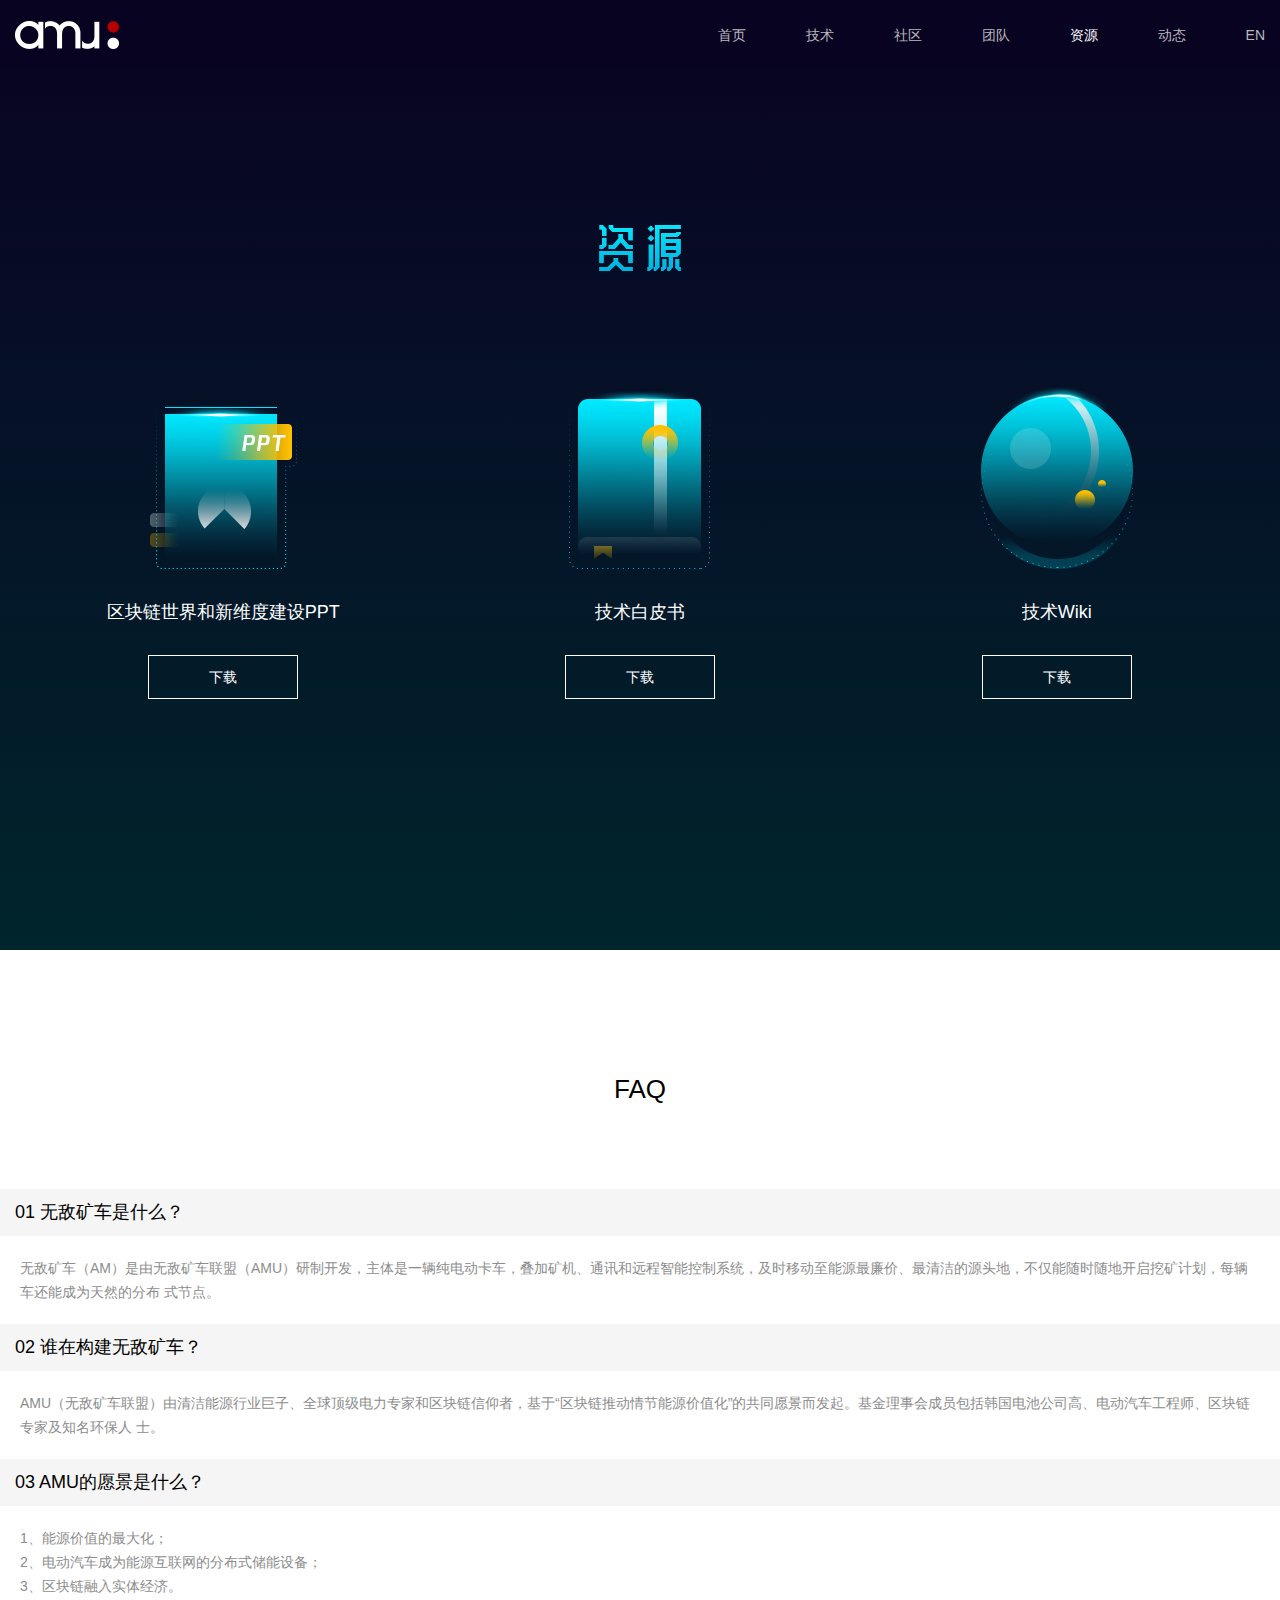
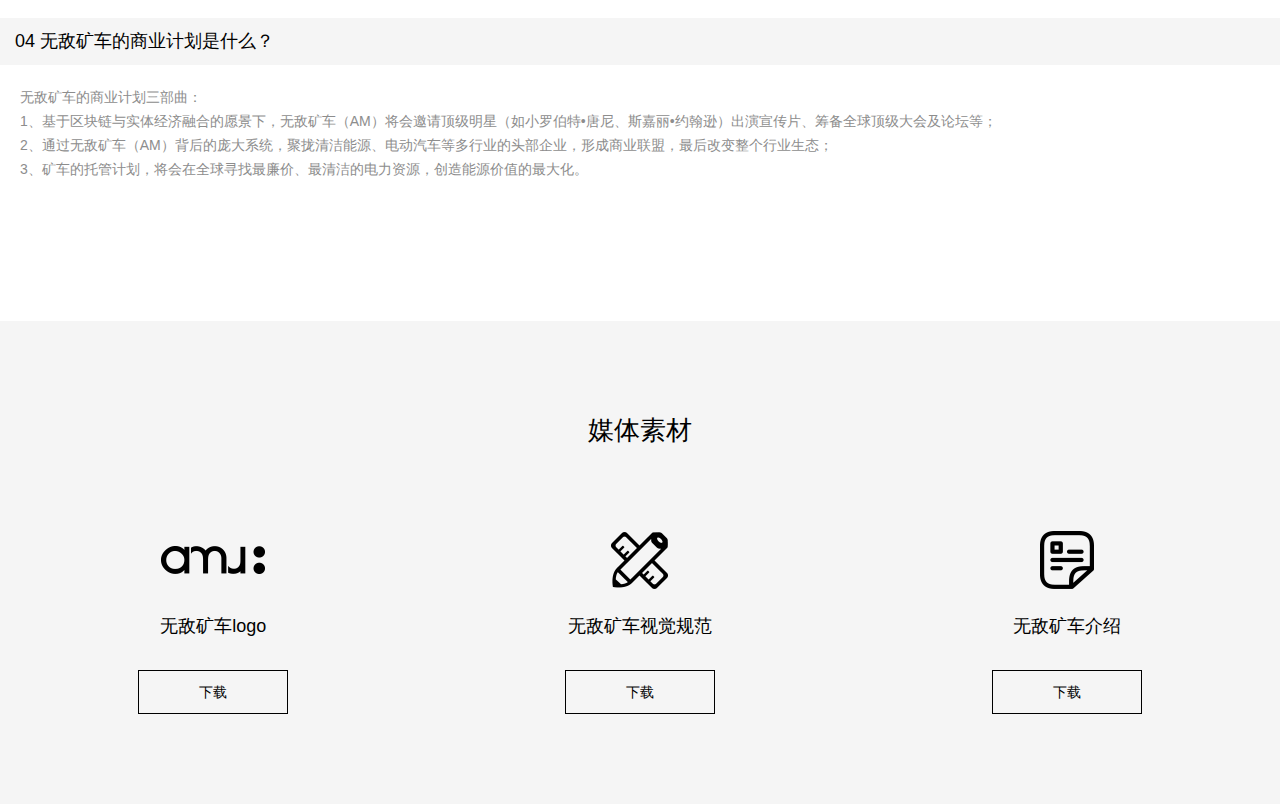
<file: resources.html>
<!DOCTYPE html>
<html>
<head>
    <meta charset="UTF-8">
    <meta name="renderer" content="webkit">
    <meta name="viewport" content="width=device-width,initial-scale=1,minimum-scale=1,maximum-scale=1,user-scalable=no">
    <title>AM</title>
    <script src="js/fastclick.js"></script>
    <link rel="stylesheet" href="css/style.css"/>
</head>
<body>
<div class="header">
    <div class="wrap">
        <a href="" class="logo"></a>
        <div class="menu">
            <a href="index.html">首页</a>
            <a href="technology.html">技术</a>
            <a href="community.html">社区</a>
            <a href="team.html">团队</a>
            <a href="resources.html" class="active">资源</a>
            <a href="blog.html">动态</a>
            <a href="index-en.html">EN</a>
        </div>
    </div>
</div>

<div class="res-top">
    <div class="wrap">
        <div class="head"><img src="images/res-top-title.png"></div>
        <ul class="list">
            <li>
                <div class="box">
                    <div class="img"><img src="images/res-top-p1.png"></div>
                    <div class="title">区块链世界和新维度建设PPT</div>
                    <div class="button"><a href="">下载</a></div>
                </div>
            </li>
            <li>
                <div class="box">
                    <div class="img"><img src="images/res-top-p2.png"></div>
                    <div class="title">技术白皮书</div>
                    <div class="button"><a href="">下载</a></div>
                </div>
            </li>
            <li>
                <div class="box">
                    <div class="img"><img src="images/res-top-p3.png"></div>
                    <div class="title">技术Wiki</div>
                    <div class="button"><a href="">下载</a></div>
                </div>
            </li>
        </ul>
    </div>
</div>

<div class="res-faq">
    <div class="wrap">
        <div class="head">FAQ</div>

        <dl>
            <dt>01  无敌矿车是什么？</dt>
            <dd>
                无敌矿车（AM）是由无敌矿车联盟（AMU）研制开发，主体是一辆纯电动卡车，叠加矿机、通讯和远程智能控制系统，及时移动至能源最廉价、最清洁的源头地，不仅能随时随地开启挖矿计划，每辆车还能成为天然的分布
                式节点。
            </dd>
            <dt>02  谁在构建无敌矿车？</dt>
            <dd>
                AMU（无敌矿车联盟）由清洁能源行业巨子、全球顶级电力专家和区块链信仰者，基于“区块链推动情节能源价值化”的共同愿景而发起。基金理事会成员包括韩国电池公司高、电动汽车工程师、区块链专家及知名环保人
                士。
            </dd>
            <dt>03  AMU的愿景是什么？</dt>
            <dd>
                <p>1、能源价值的最大化；</p>
                <p>2、电动汽车成为能源互联网的分布式储能设备；</p>
                <p>3、区块链融入实体经济。</p>
            </dd>
            <dt>04  无敌矿车的商业计划是什么？</dt>
            <dd>
                <p>无敌矿车的商业计划三部曲：</p>
                <p>1、基于区块链与实体经济融合的愿景下，无敌矿车（AM）将会邀请顶级明星（如小罗伯特•唐尼、斯嘉丽•约翰逊）出演宣传片、筹备全球顶级大会及论坛等；</p>
                <p>2、通过无敌矿车（AM）背后的庞大系统，聚拢清洁能源、电动汽车等多行业的头部企业，形成商业联盟，最后改变整个行业生态；</p>
                <p>3、矿车的托管计划，将会在全球寻找最廉价、最清洁的电力资源，创造能源价值的最大化。</p>
            </dd>
        </dl>
    </div>
</div>

<div class="res-media">
    <div class="wrap">
        <div class="head">媒体素材</div>
        <ul class="list">
            <li>
                <div class="img"><img src="images/res-media-p3.png" alt=""></div>
                <div class="title">无敌矿车logo</div>
                <div class="button"><a href="">下载</a></div>
            </li>
            <li>
                <div class="img"><img src="images/res-media-p2.png" alt=""></div>
                <div class="title">无敌矿车视觉规范</div>
                <div class="button"><a href="">下载</a></div>
            </li>
            <li>
                <div class="img"><img src="images/res-media-p1.png" alt=""></div>
                <div class="title">无敌矿车介绍</div>
                <div class="button"><a href="">下载</a></div>
            </li>
        </ul>
    </div>
</div>

<script src="js/common.js"></script>
</body>
</html>
</file>
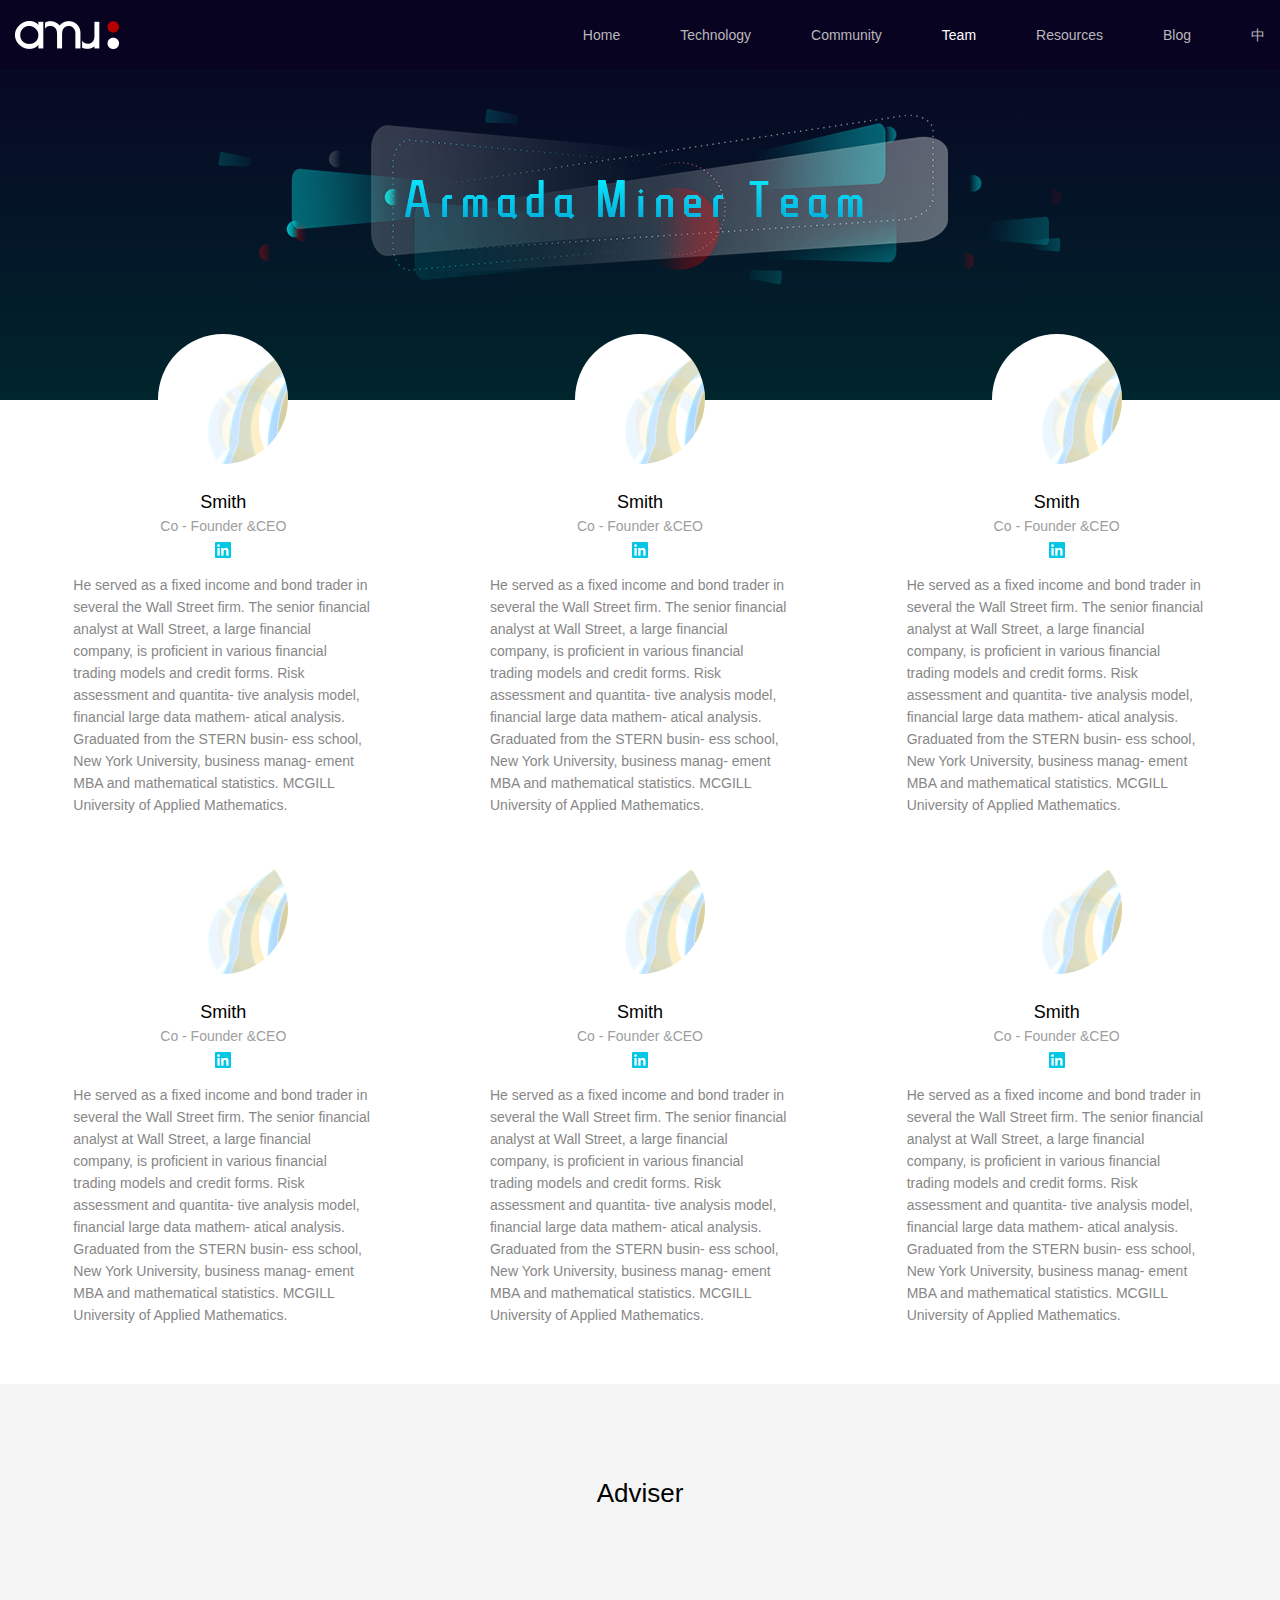
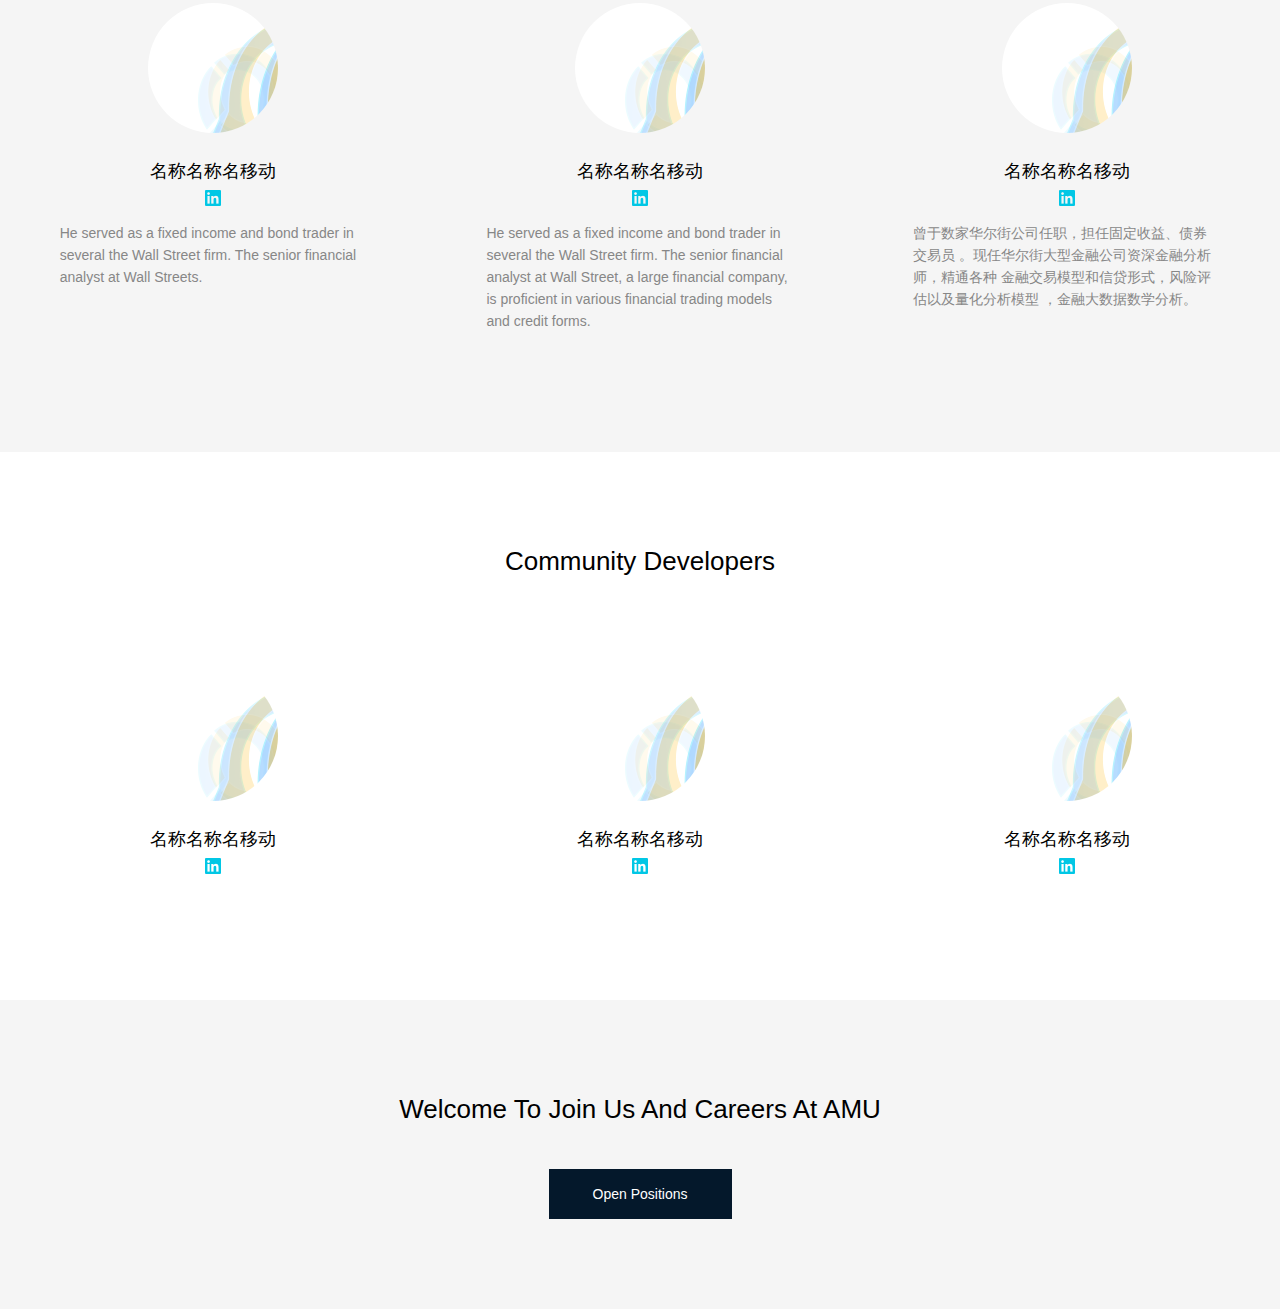
<file: team-en.html>
<!DOCTYPE html>
<html>
<head>
    <meta charset="UTF-8">
    <meta name="renderer" content="webkit">
    <meta name="viewport" content="width=device-width,initial-scale=1,minimum-scale=1,maximum-scale=1,user-scalable=no">
    <title>AM</title>
    <script src="js/fastclick.js"></script>
    <link rel="stylesheet" href="css/style.css"/>
    <link rel="stylesheet" href="css/en.css"/>
</head>
<body>
<div class="header">
    <div class="wrap">
        <a href="" class="logo"></a>
        <div class="menu">
            <a href="index-en.html">Home</a>
            <a href="technology-en.html">Technology</a>
            <a href="community-en.html">Community</a>
            <a href="team-en.html" class="active">Team</a>
            <a href="resources-en.html">Resources</a>
            <a href="blog-en.html">Blog</a>
            <a href="index.html">中</a>
        </div>
    </div>
</div>

<div class="team-banner">
    <div class="big-logo"><img src="images/team-logo-en.png"></div>
</div>

<div class="team-group">
    <div class="wrap">
        <ul class="team-list">
            <li>
                <div class="box">
                    <div class="avater"><img src="images/tech-p3.png"></div>
                    <div class="name">Smith</div>
                    <div class="title">Co - Founder &CEO</div>
                    <div class="outlink"><img src="images/team-outlink-in.png"></div>
                    <div class="intro">He served as a fixed income and bond trader in
                        several the Wall Street firm. The senior financial
                        analyst at Wall Street, a large financial company,
                        is proficient in various financial trading models
                        and credit forms. Risk assessment and quantita-
                        tive analysis model, financial large data mathem-
                        atical analysis. Graduated from the STERN busin-
                        ess school, New York University, business manag-
                        ement MBA and mathematical statistics. MCGILL
                        University of Applied Mathematics.</div>
                </div>
            </li>
            <li>
                <div class="box">
                    <div class="avater"><img src="images/tech-p3.png"></div>
                    <div class="name">Smith</div>
                    <div class="title">Co - Founder &CEO</div>
                    <div class="outlink"><img src="images/team-outlink-in.png"></div>
                    <div class="intro">He served as a fixed income and bond trader in
                        several the Wall Street firm. The senior financial
                        analyst at Wall Street, a large financial company,
                        is proficient in various financial trading models
                        and credit forms. Risk assessment and quantita-
                        tive analysis model, financial large data mathem-
                        atical analysis. Graduated from the STERN busin-
                        ess school, New York University, business manag-
                        ement MBA and mathematical statistics. MCGILL
                        University of Applied Mathematics.</div>
                </div>
            </li>
            <li>
                <div class="box">
                    <div class="avater"><img src="images/tech-p3.png"></div>
                    <div class="name">Smith</div>
                    <div class="title">Co - Founder &CEO</div>
                    <div class="outlink"><img src="images/team-outlink-in.png"></div>
                    <div class="intro">He served as a fixed income and bond trader in
                        several the Wall Street firm. The senior financial
                        analyst at Wall Street, a large financial company,
                        is proficient in various financial trading models
                        and credit forms. Risk assessment and quantita-
                        tive analysis model, financial large data mathem-
                        atical analysis. Graduated from the STERN busin-
                        ess school, New York University, business manag-
                        ement MBA and mathematical statistics. MCGILL
                        University of Applied Mathematics.</div>
                </div>
            </li>
            <li>
                <div class="box">
                    <div class="avater"><img src="images/tech-p3.png"></div>
                    <div class="name">Smith</div>
                    <div class="title">Co - Founder &CEO</div>
                    <div class="outlink"><img src="images/team-outlink-in.png"></div>
                    <div class="intro">He served as a fixed income and bond trader in
                        several the Wall Street firm. The senior financial
                        analyst at Wall Street, a large financial company,
                        is proficient in various financial trading models
                        and credit forms. Risk assessment and quantita-
                        tive analysis model, financial large data mathem-
                        atical analysis. Graduated from the STERN busin-
                        ess school, New York University, business manag-
                        ement MBA and mathematical statistics. MCGILL
                        University of Applied Mathematics.</div>
                </div>
            </li>
            <li>
                <div class="box">
                    <div class="avater"><img src="images/tech-p3.png"></div>
                    <div class="name">Smith</div>
                    <div class="title">Co - Founder &CEO</div>
                    <div class="outlink"><img src="images/team-outlink-in.png"></div>
                    <div class="intro">He served as a fixed income and bond trader in
                        several the Wall Street firm. The senior financial
                        analyst at Wall Street, a large financial company,
                        is proficient in various financial trading models
                        and credit forms. Risk assessment and quantita-
                        tive analysis model, financial large data mathem-
                        atical analysis. Graduated from the STERN busin-
                        ess school, New York University, business manag-
                        ement MBA and mathematical statistics. MCGILL
                        University of Applied Mathematics.</div>
                </div>
            </li>
            <li>
                <div class="box">
                    <div class="avater"><img src="images/tech-p3.png"></div>
                    <div class="name">Smith</div>
                    <div class="title">Co - Founder &CEO</div>
                    <div class="outlink"><img src="images/team-outlink-in.png"></div>
                    <div class="intro">He served as a fixed income and bond trader in
                        several the Wall Street firm. The senior financial
                        analyst at Wall Street, a large financial company,
                        is proficient in various financial trading models
                        and credit forms. Risk assessment and quantita-
                        tive analysis model, financial large data mathem-
                        atical analysis. Graduated from the STERN busin-
                        ess school, New York University, business manag-
                        ement MBA and mathematical statistics. MCGILL
                        University of Applied Mathematics.</div>
                </div>
            </li>
        </ul>
    </div>
</div>


<div class="team-adviser">
    <div class="wrap">
        <div class="head">Adviser</div>

        <ul class="team-list">
            <li>
                <div class="box">
                    <div class="avater"><img src="images/tech-p3.png"></div>
                    <div class="name">名称名称名移动</div>
                    <div class="outlink"><img src="images/team-outlink-in.png"></div>
                    <div class="intro">He served as a fixed income and bond trader in
                        several the Wall Street firm. The senior financial
                        analyst at Wall Streets.</div>
                </div>
            </li>
            <li>
                <div class="box">
                    <div class="avater"><img src="images/tech-p3.png"></div>
                    <div class="name">名称名称名移动</div>
                    <div class="outlink"><img src="images/team-outlink-in.png"></div>
                    <div class="intro">He served as a fixed income and bond trader in
                        several the Wall Street firm. The senior financial
                        analyst at Wall Street, a large financial company,
                        is proficient in various financial trading models
                        and credit forms. </div>
                </div>
            </li>
            <li>
                <div class="box">
                    <div class="avater"><img src="images/tech-p3.png"></div>
                    <div class="name">名称名称名移动</div>
                    <div class="outlink"><img src="images/team-outlink-in.png"></div>
                    <div class="intro">曾于数家华尔街公司任职，担任固定收益、债券交易员
                        。现任华尔街大型金融公司资深金融分析师，精通各种
                        金融交易模型和信贷形式，风险评估以及量化分析模型
                        ，金融大数据数学分析。</div>
                </div>
            </li>
        </ul>
    </div>
</div>

<div class="team-dev">
    <div class="wrap">
        <div class="head">Community Developers</div>

        <ul class="team-list">
            <li>
                <div class="box">
                    <div class="avater"><img src="images/tech-p3.png"></div>
                    <div class="name">名称名称名移动</div>
                    <div class="outlink"><img src="images/team-outlink-in.png"></div>
                </div>
            </li>
            <li>
                <div class="box">
                    <div class="avater"><img src="images/tech-p3.png"></div>
                    <div class="name">名称名称名移动</div>
                    <div class="outlink"><img src="images/team-outlink-in.png"></div>
                </div>
            </li>
            <li>
                <div class="box">
                    <div class="avater"><img src="images/tech-p3.png"></div>
                    <div class="name">名称名称名移动</div>
                    <div class="outlink"><img src="images/team-outlink-in.png"></div>
                </div>
            </li>
        </ul>
    </div>
</div>

<div class="team-join-us">
    <div class="head">Welcome To Join Us And Careers At AMU</div>
    <a href="" class="btn">Open Positions</a>
</div>

<script src="js/common.js"></script>
</body>
</html>
</file>
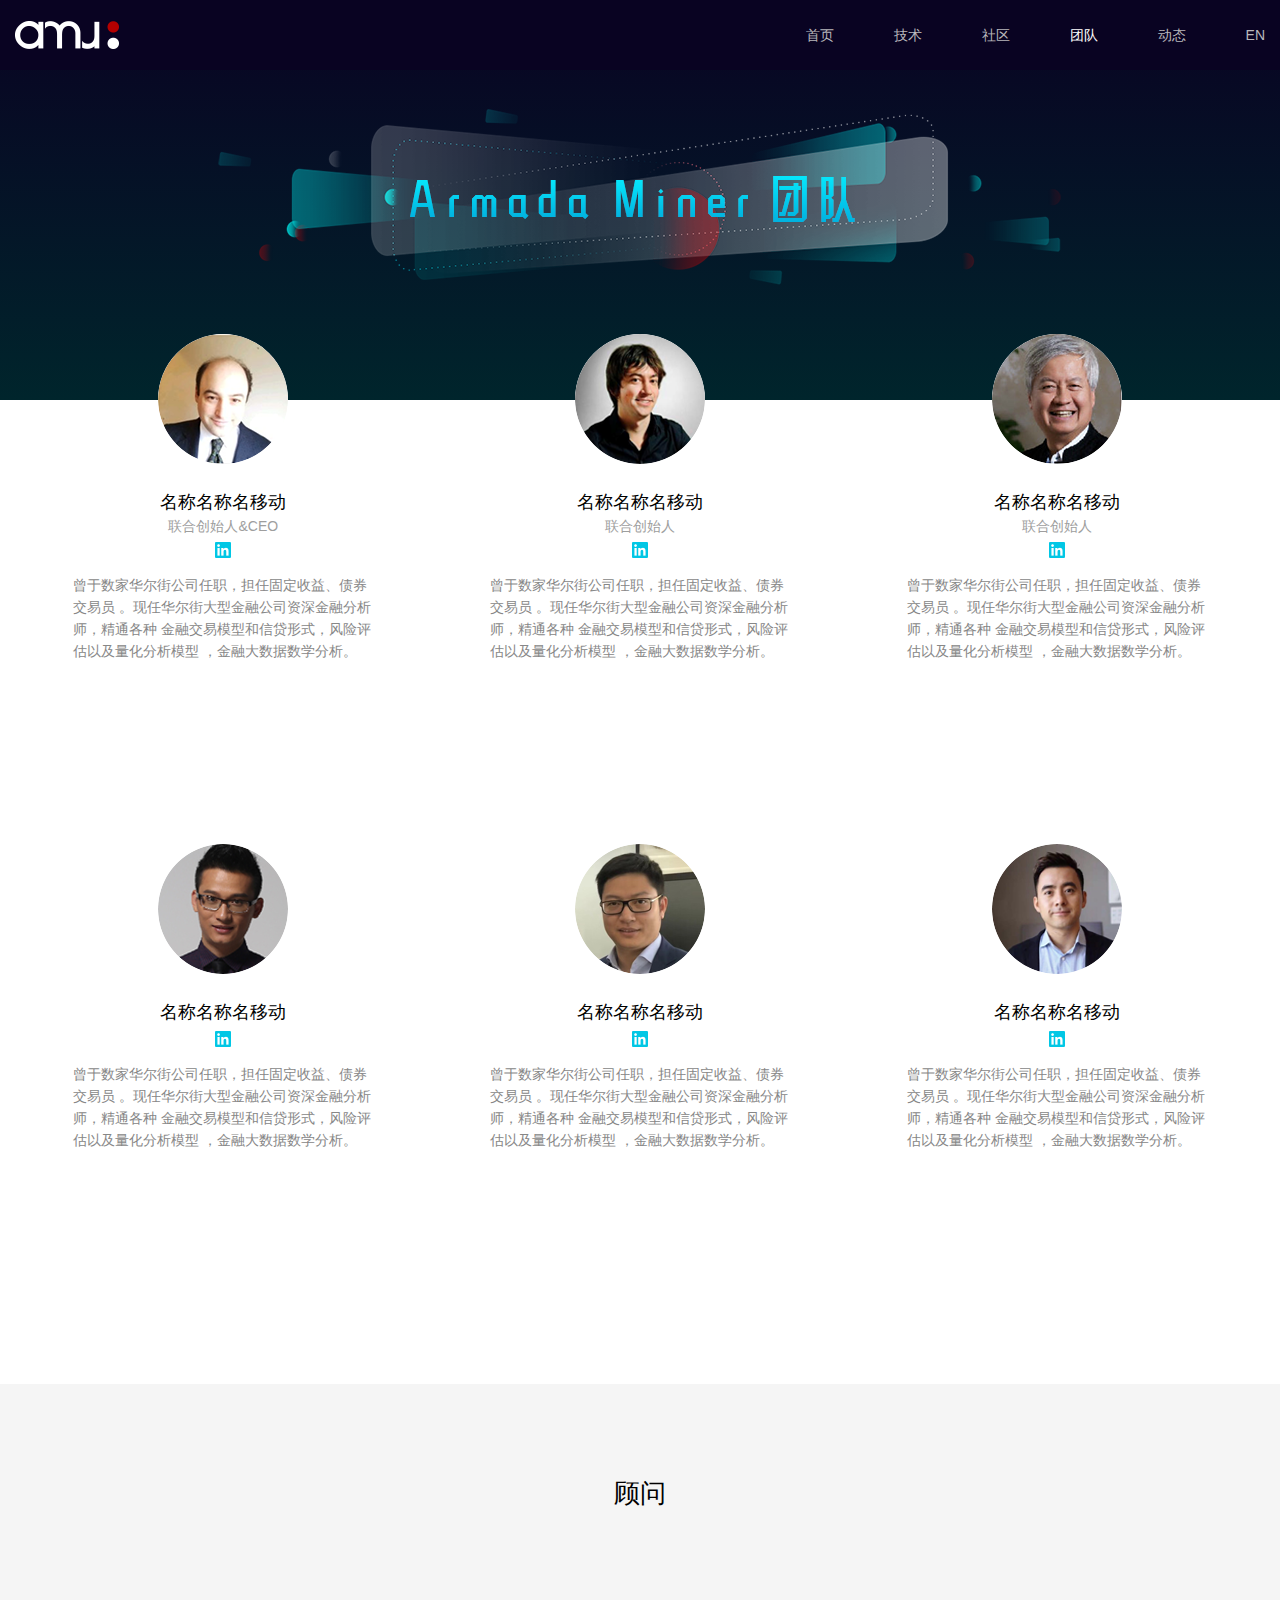
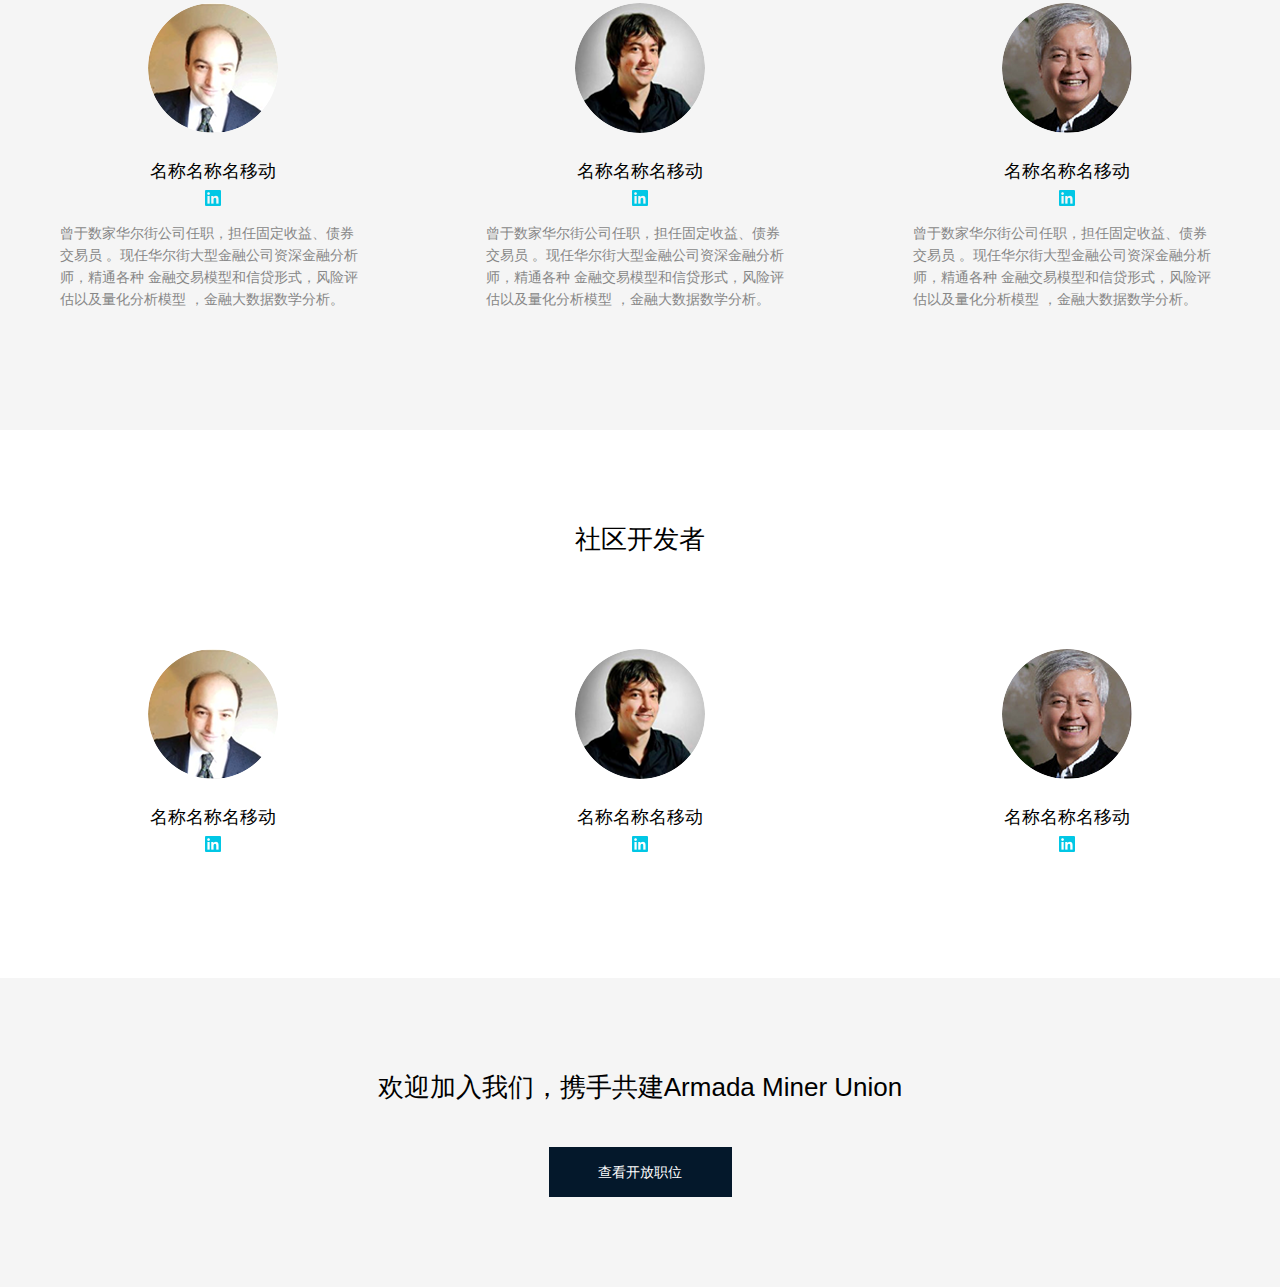
<file: team.html>
<!DOCTYPE html>
<html>
<head>
    <meta charset="UTF-8">
    <meta name="renderer" content="webkit">
    <meta name="viewport" content="width=device-width,initial-scale=1,minimum-scale=1,maximum-scale=1,user-scalable=no">
    <title>AM</title>
    <script src="js/fastclick.js"></script>
    <link rel="stylesheet" href="css/style.css"/>
</head>
<body>
<div class="header">
    <div class="wrap">
        <a href="" class="logo"></a>
        <div class="menu">
            <a href="index.html">首页</a>
            <a href="technology.html">技术</a>
            <a href="community.html">社区</a>
            <a href="team.html" class="active">团队</a>
            <!-- <a href="resources.html">资源</a> -->
            <a href="blog.html">动态</a>
            <a href="index-en.html">EN</a>
        </div>
    </div>
</div>

<div class="team-banner">
    <div class="big-logo"><img src="images/team-logo.png"></div>
</div>

<div class="team-group">
    <div class="wrap">
        <ul class="team-list">
            <li>
                <div class="box">
                    <div class="avater"><img src="images/team-1.png"></div>
                    <div class="name">名称名称名移动</div>
                    <div class="title">联合创始人&CEO</div>
                    <div class="outlink"><img src="images/team-outlink-in.png"></div>
                    <div class="intro">曾于数家华尔街公司任职，担任固定收益、债券交易员
                        。现任华尔街大型金融公司资深金融分析师，精通各种
                        金融交易模型和信贷形式，风险评估以及量化分析模型
                        ，金融大数据数学分析。</div>
                </div>
            </li>
            <li>
                <div class="box">
                    <div class="avater"><img src="images/team-2.png"></div>
                    <div class="name">名称名称名移动</div>
                    <div class="title">联合创始人</div>
                    <div class="outlink"><img src="images/team-outlink-in.png"></div>
                    <div class="intro">曾于数家华尔街公司任职，担任固定收益、债券交易员
                        。现任华尔街大型金融公司资深金融分析师，精通各种
                        金融交易模型和信贷形式，风险评估以及量化分析模型
                        ，金融大数据数学分析。</div>
                </div>
            </li>
            <li>
                <div class="box">
                    <div class="avater"><img src="images/team-3.png"></div>
                    <div class="name">名称名称名移动</div>
                    <div class="title">联合创始人</div>
                    <div class="outlink"><img src="images/team-outlink-in.png"></div>
                    <div class="intro">曾于数家华尔街公司任职，担任固定收益、债券交易员
                        。现任华尔街大型金融公司资深金融分析师，精通各种
                        金融交易模型和信贷形式，风险评估以及量化分析模型
                        ，金融大数据数学分析。</div>
                </div>
            </li>
            <li>
                <div class="box">
                    <div class="avater"><img src="images/team-4.png"></div>
                    <div class="name">名称名称名移动</div>
                    <div class="outlink"><img src="images/team-outlink-in.png"></div>
                    <div class="intro">曾于数家华尔街公司任职，担任固定收益、债券交易员
                        。现任华尔街大型金融公司资深金融分析师，精通各种
                        金融交易模型和信贷形式，风险评估以及量化分析模型
                        ，金融大数据数学分析。</div>
                </div>
            </li>
            <li>
                <div class="box">
                    <div class="avater"><img src="images/team-5.png"></div>
                    <div class="name">名称名称名移动</div>
                    <div class="outlink"><img src="images/team-outlink-in.png"></div>
                    <div class="intro">曾于数家华尔街公司任职，担任固定收益、债券交易员
                        。现任华尔街大型金融公司资深金融分析师，精通各种
                        金融交易模型和信贷形式，风险评估以及量化分析模型
                        ，金融大数据数学分析。</div>
                </div>
            </li>
            <li>
                <div class="box">
                    <div class="avater"><img src="images/team-7.png"></div>
                    <div class="name">名称名称名移动</div>
                    <div class="outlink"><img src="images/team-outlink-in.png"></div>
                    <div class="intro">曾于数家华尔街公司任职，担任固定收益、债券交易员
                        。现任华尔街大型金融公司资深金融分析师，精通各种
                        金融交易模型和信贷形式，风险评估以及量化分析模型
                        ，金融大数据数学分析。</div>
                </div>
            </li>
        </ul>
    </div>
</div>


<div class="team-adviser">
    <div class="wrap">
        <div class="head">顾问</div>

        <ul class="team-list">
            <li>
                <div class="box">
                    <div class="avater"><img src="images/team-1.png"></div>
                    <div class="name">名称名称名移动</div>
                    <div class="outlink"><img src="images/team-outlink-in.png"></div>
                    <div class="intro">曾于数家华尔街公司任职，担任固定收益、债券交易员
                        。现任华尔街大型金融公司资深金融分析师，精通各种
                        金融交易模型和信贷形式，风险评估以及量化分析模型
                        ，金融大数据数学分析。</div>
                </div>
            </li>
            <li>
                <div class="box">
                    <div class="avater"><img src="images/team-2.png"></div>
                    <div class="name">名称名称名移动</div>
                    <div class="outlink"><img src="images/team-outlink-in.png"></div>
                    <div class="intro">曾于数家华尔街公司任职，担任固定收益、债券交易员
                        。现任华尔街大型金融公司资深金融分析师，精通各种
                        金融交易模型和信贷形式，风险评估以及量化分析模型
                        ，金融大数据数学分析。</div>
                </div>
            </li>
            <li>
                <div class="box">
                    <div class="avater"><img src="images/team-3.png"></div>
                    <div class="name">名称名称名移动</div>
                    <div class="outlink"><img src="images/team-outlink-in.png"></div>
                    <div class="intro">曾于数家华尔街公司任职，担任固定收益、债券交易员
                        。现任华尔街大型金融公司资深金融分析师，精通各种
                        金融交易模型和信贷形式，风险评估以及量化分析模型
                        ，金融大数据数学分析。</div>
                </div>
            </li>
        </ul>
    </div>
</div>

<div class="team-dev">
    <div class="wrap">
        <div class="head">社区开发者</div>

        <ul class="team-list">
            <li>
                <div class="box">
                    <div class="avater"><img src="images/team-1.png"></div>
                    <div class="name">名称名称名移动</div>
                    <div class="outlink"><img src="images/team-outlink-in.png"></div>
                </div>
            </li>
            <li>
                <div class="box">
                    <div class="avater"><img src="images/team-2.png"></div>
                    <div class="name">名称名称名移动</div>
                    <div class="outlink"><img src="images/team-outlink-in.png"></div>
                </div>
            </li>
            <li>
                <div class="box">
                    <div class="avater"><img src="images/team-3.png"></div>
                    <div class="name">名称名称名移动</div>
                    <div class="outlink"><img src="images/team-outlink-in.png"></div>
                </div>
            </li>
        </ul>
    </div>
</div>

<div class="team-join-us">
    <div class="head">欢迎加入我们，携手共建Armada Miner Union</div>
    <a href="" class="btn">查看开放职位</a>
</div>



<script src="js/common.js"></script>
</body>
</html>
</file>
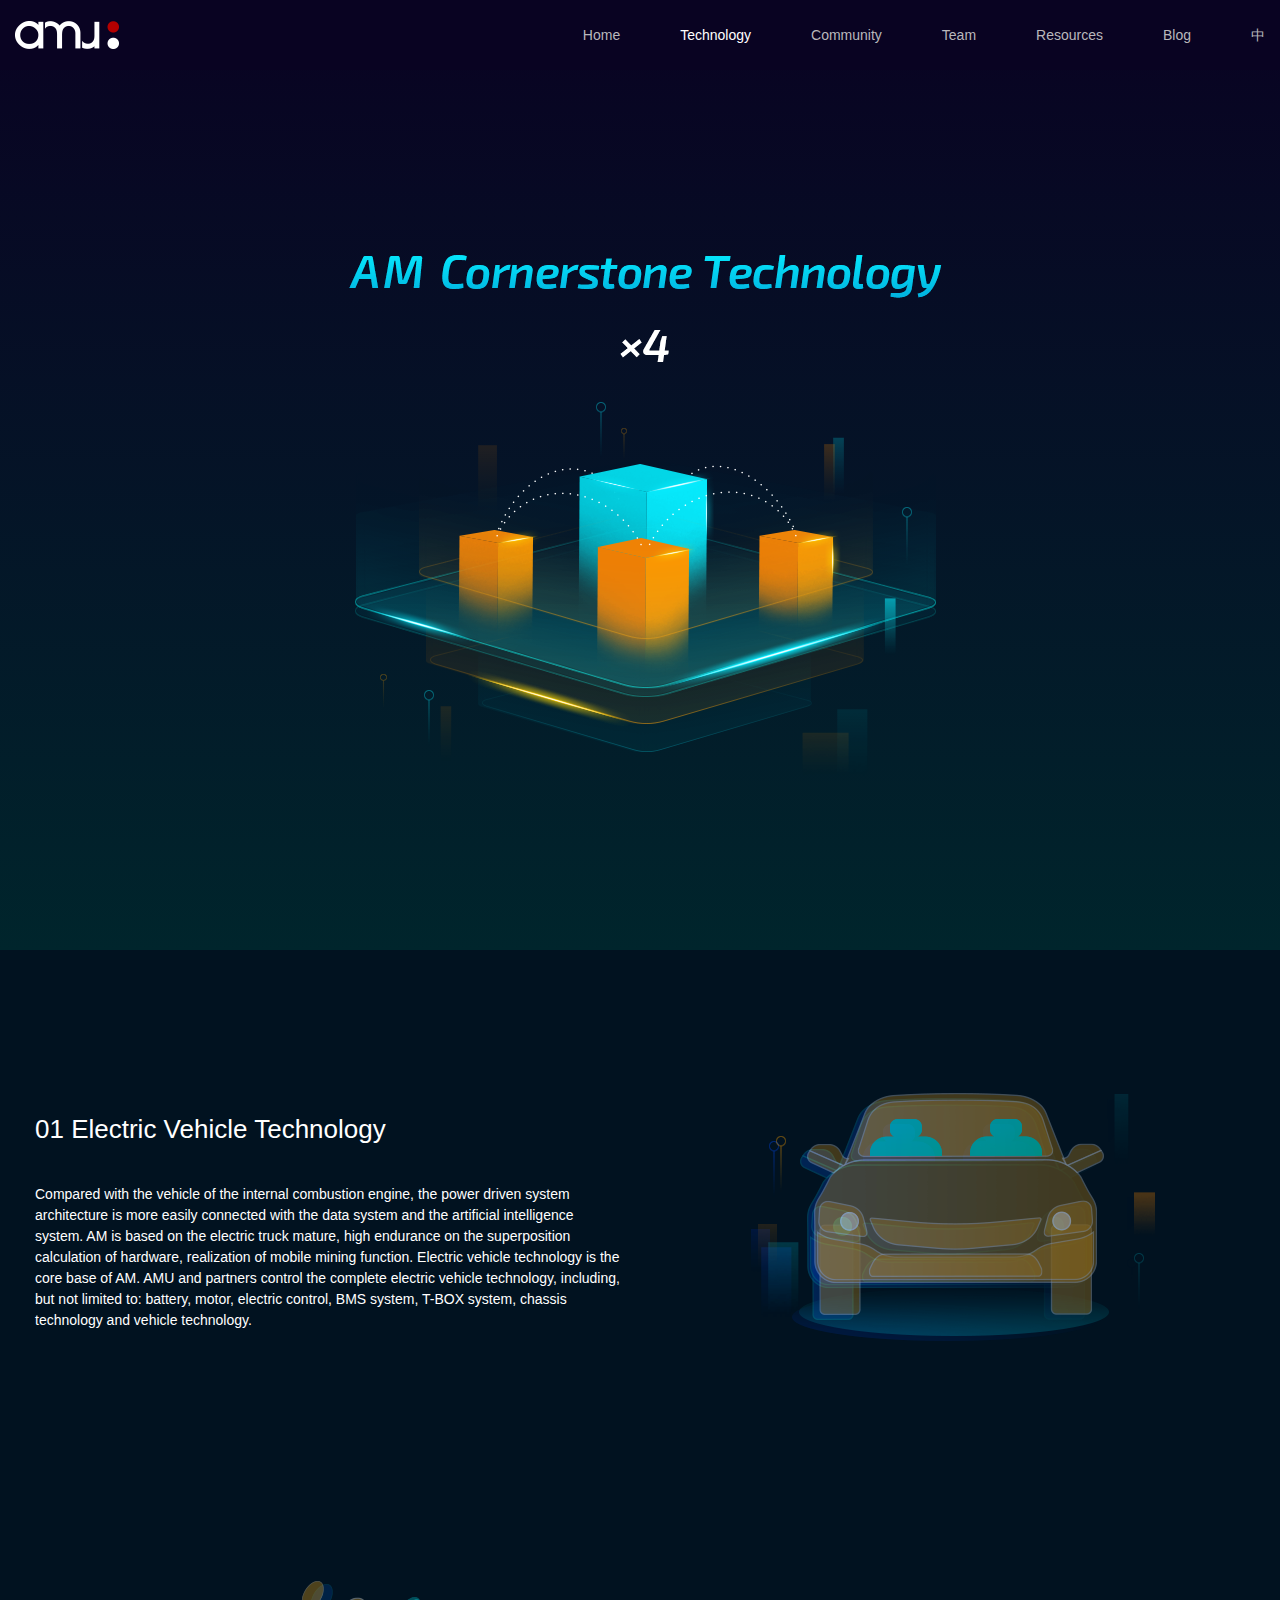
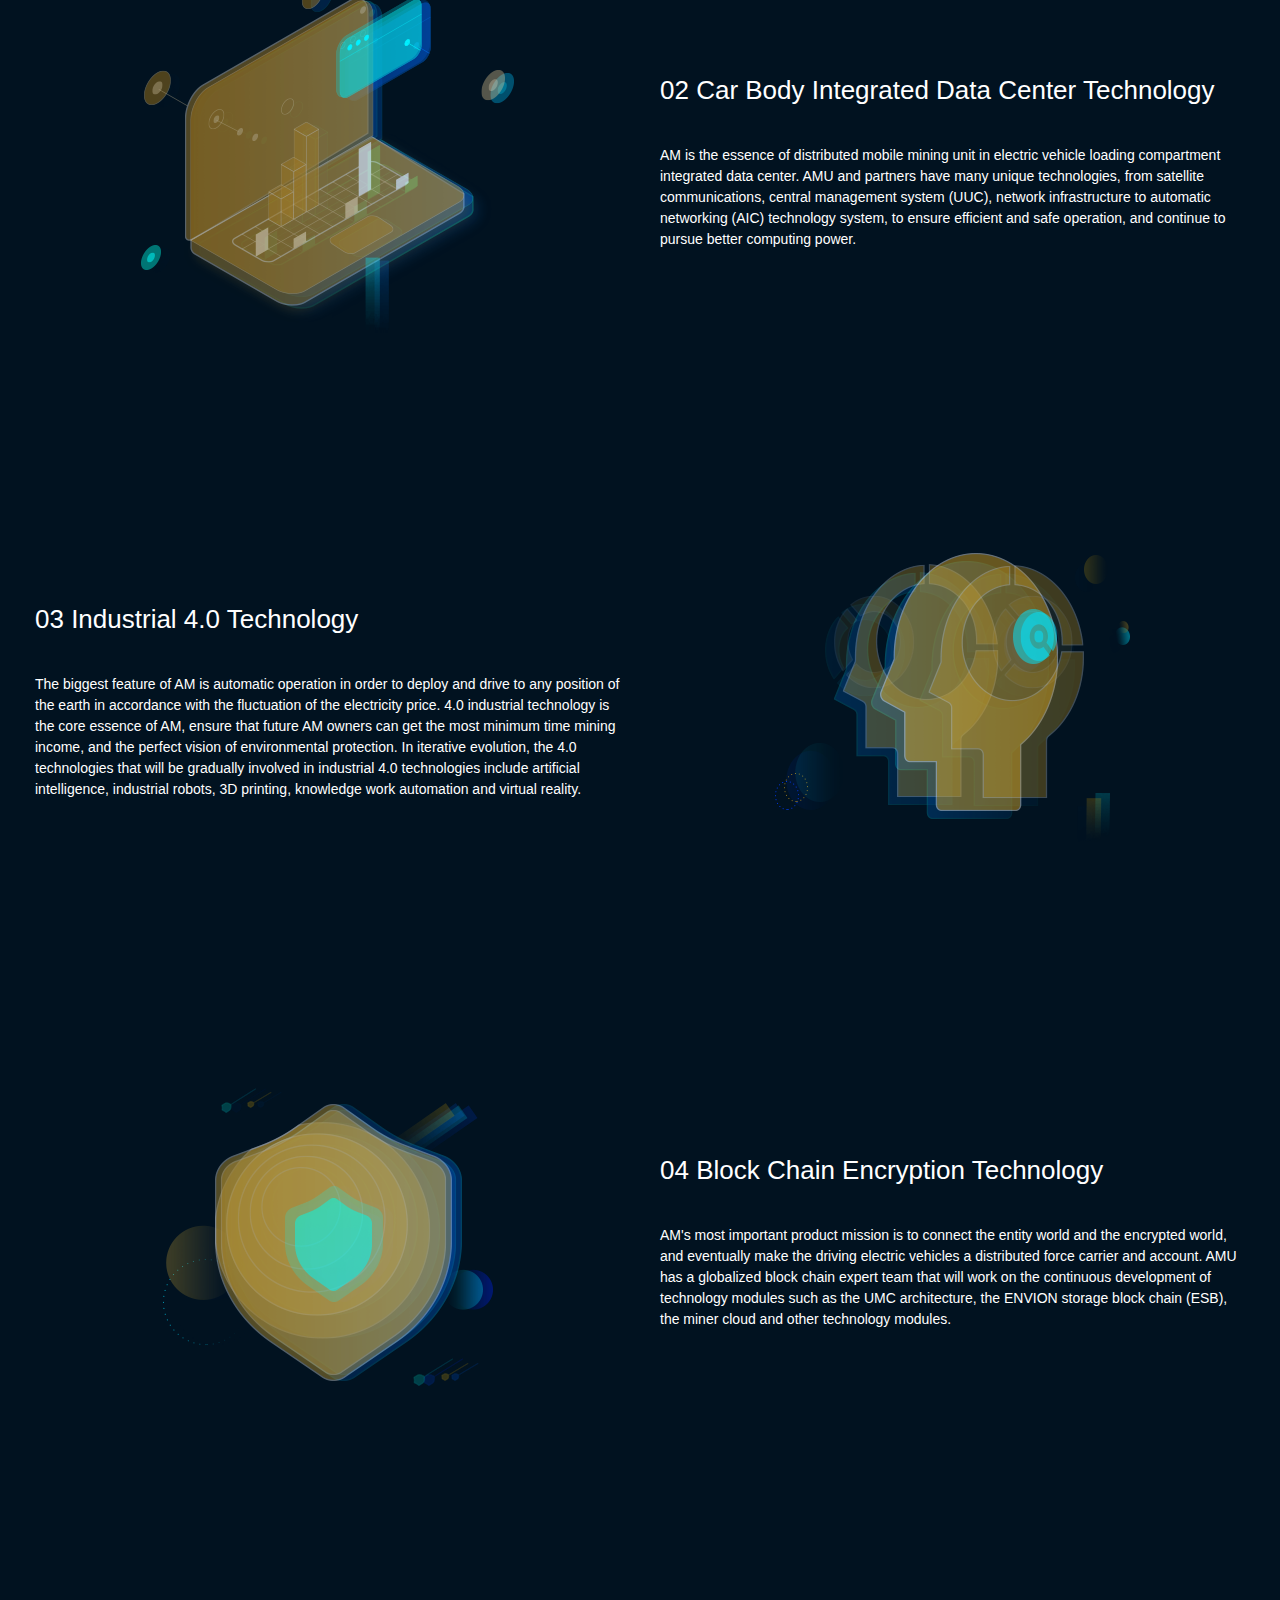
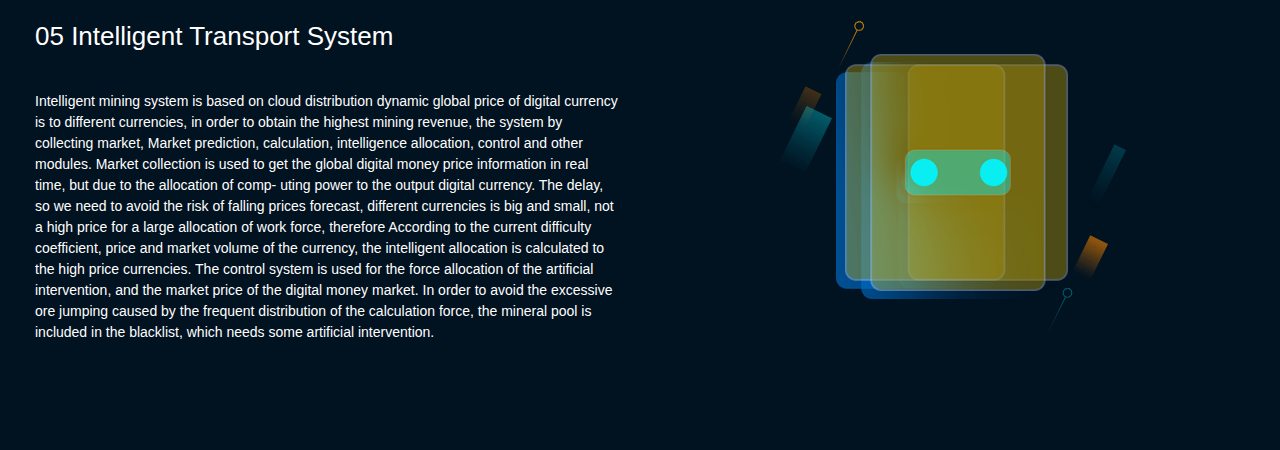
<file: technology-en.html>
<!DOCTYPE html>
<html>
<head>
    <meta charset="UTF-8">
    <meta name="renderer" content="webkit">
    <meta name="viewport" content="width=device-width,initial-scale=1,minimum-scale=1,maximum-scale=1,user-scalable=no">
    <title>AM</title>
    <script src="js/fastclick.js"></script>
    <link rel="stylesheet" href="css/style.css"/>
    <link rel="stylesheet" href="css/en.css"/>
</head>
<body>
<div class="header">
    <div class="wrap">
        <a href="" class="logo"></a>
        <div class="menu">
            <a href="index-en.html">Home</a>
            <a href="technology-en.html" class="active">Technology</a>
            <a href="community-en.html">Community</a>
            <a href="team-en.html">Team</a>
            <a href="resources-en.html">Resources</a>
            <a href="blog-en.html">Blog</a>
            <a href="index.html">中</a>
        </div>
    </div>
</div>

<div class="tech-banner">
    <div class="big-logo"></div>
</div>

<div class="tech-row">
    <div class="wrap">
        <div class="cell">
            <p class="f26 mb35">01  Electric Vehicle Technology</p>
            <div class="lh22">Compared with the vehicle of the internal combustion engine, the power driven system architecture is
                more easily connected with the data system and the artificial intelligence system. AM is based on the
                electric truck mature, high endurance on the superposition calculation of hardware, realization of
                mobile mining function. Electric vehicle technology is the core base of AM. AMU and partners control
                the complete electric vehicle technology, including, but not limited to: battery, motor, electric control,
                BMS system, T-BOX system, chassis technology and vehicle technology.</div>
        </div>
        <div class="cell img"><img src="images/tech-p1.png"></div>
    </div>
</div>
<div class="tech-row">
    <div class="wrap">
        <div class="cell img"><img src="images/tech-p2.png"></div>
        <div class="cell">
            <p class="f26 mb35">02  Car Body Integrated Data Center Technology</p>
            <div class="lh22">AM is the essence of distributed mobile mining unit in electric vehicle loading compartment
                integrated data center. AMU and partners have many unique technologies, from satellite
                communications, central management system (UUC), network infrastructure to automatic networking
                (AIC) technology system, to ensure efficient and safe operation, and continue to pursue better
                computing power.</div>
        </div>
    </div>
</div>

<div class="tech-row">
    <div class="wrap">
        <div class="cell">
            <p class="f26 mb35">03  Industrial 4.0 Technology</p>
            <div class="lh22">The biggest feature of AM is automatic operation in order to deploy and drive to any position of the
                earth in accordance with the fluctuation of the electricity price. 4.0 industrial technology is the core
                essence of AM, ensure that future AM owners can get the most minimum time mining income, and
                the perfect vision of environmental protection. In iterative evolution, the 4.0 technologies that will be
                gradually involved in industrial 4.0 technologies include artificial intelligence, industrial robots, 3D
                printing, knowledge work automation and virtual reality.</div>
        </div>
        <div class="cell img"><img src="images/tech-p3.png"></div>
    </div>
</div>
<div class="tech-row">
    <div class="wrap">
        <div class="cell img"><img src="images/tech-p4.png"></div>
        <div class="cell">
            <p class="f26 mb35">04  Block Chain Encryption Technology</p>
            <div class="lh22">AM's most important product mission is to connect the entity world and the encrypted world, and
                eventually make the driving electric vehicles a distributed force carrier and account. AMU has a
                globalized block chain expert team that will work on the continuous development of technology
                modules such as the UMC architecture, the ENVION storage block chain (ESB), the miner cloud and
                other technology modules.</div>
        </div>
    </div>
</div>

<div class="tech-row">
    <div class="wrap">
        <div class="cell">
            <p class="f26 mb35">05  Intelligent Transport System</p>
            <div class="lh22">Intelligent mining system is based on cloud distribution dynamic global price of digital currency is to
                different currencies, in order to obtain the highest mining revenue, the system by collecting market,
                Market prediction, calculation, intelligence allocation, control and other modules. Market collection is
                used to get the global digital money price information in real time, but due to the allocation of comp-
                uting power to the output digital currency. The delay, so we need to avoid the risk of falling prices
                forecast, different currencies is big and small, not a high price for a large allocation of work force,
                therefore According to the current difficulty coefficient, price and market volume of the currency, the
                intelligent allocation is calculated to the high price currencies. The control system is used for the force
                allocation of the artificial intervention, and the market price of the digital money market. In order to
                avoid the excessive ore jumping caused by the frequent distribution of the calculation force, the
                mineral pool is included in the blacklist, which needs some artificial intervention.</div>
        </div>
        <div class="cell img"><img src="images/tech-p5.png"></div>
    </div>
</div>

<script src="js/common.js"></script>
</body>
</html>
</file>
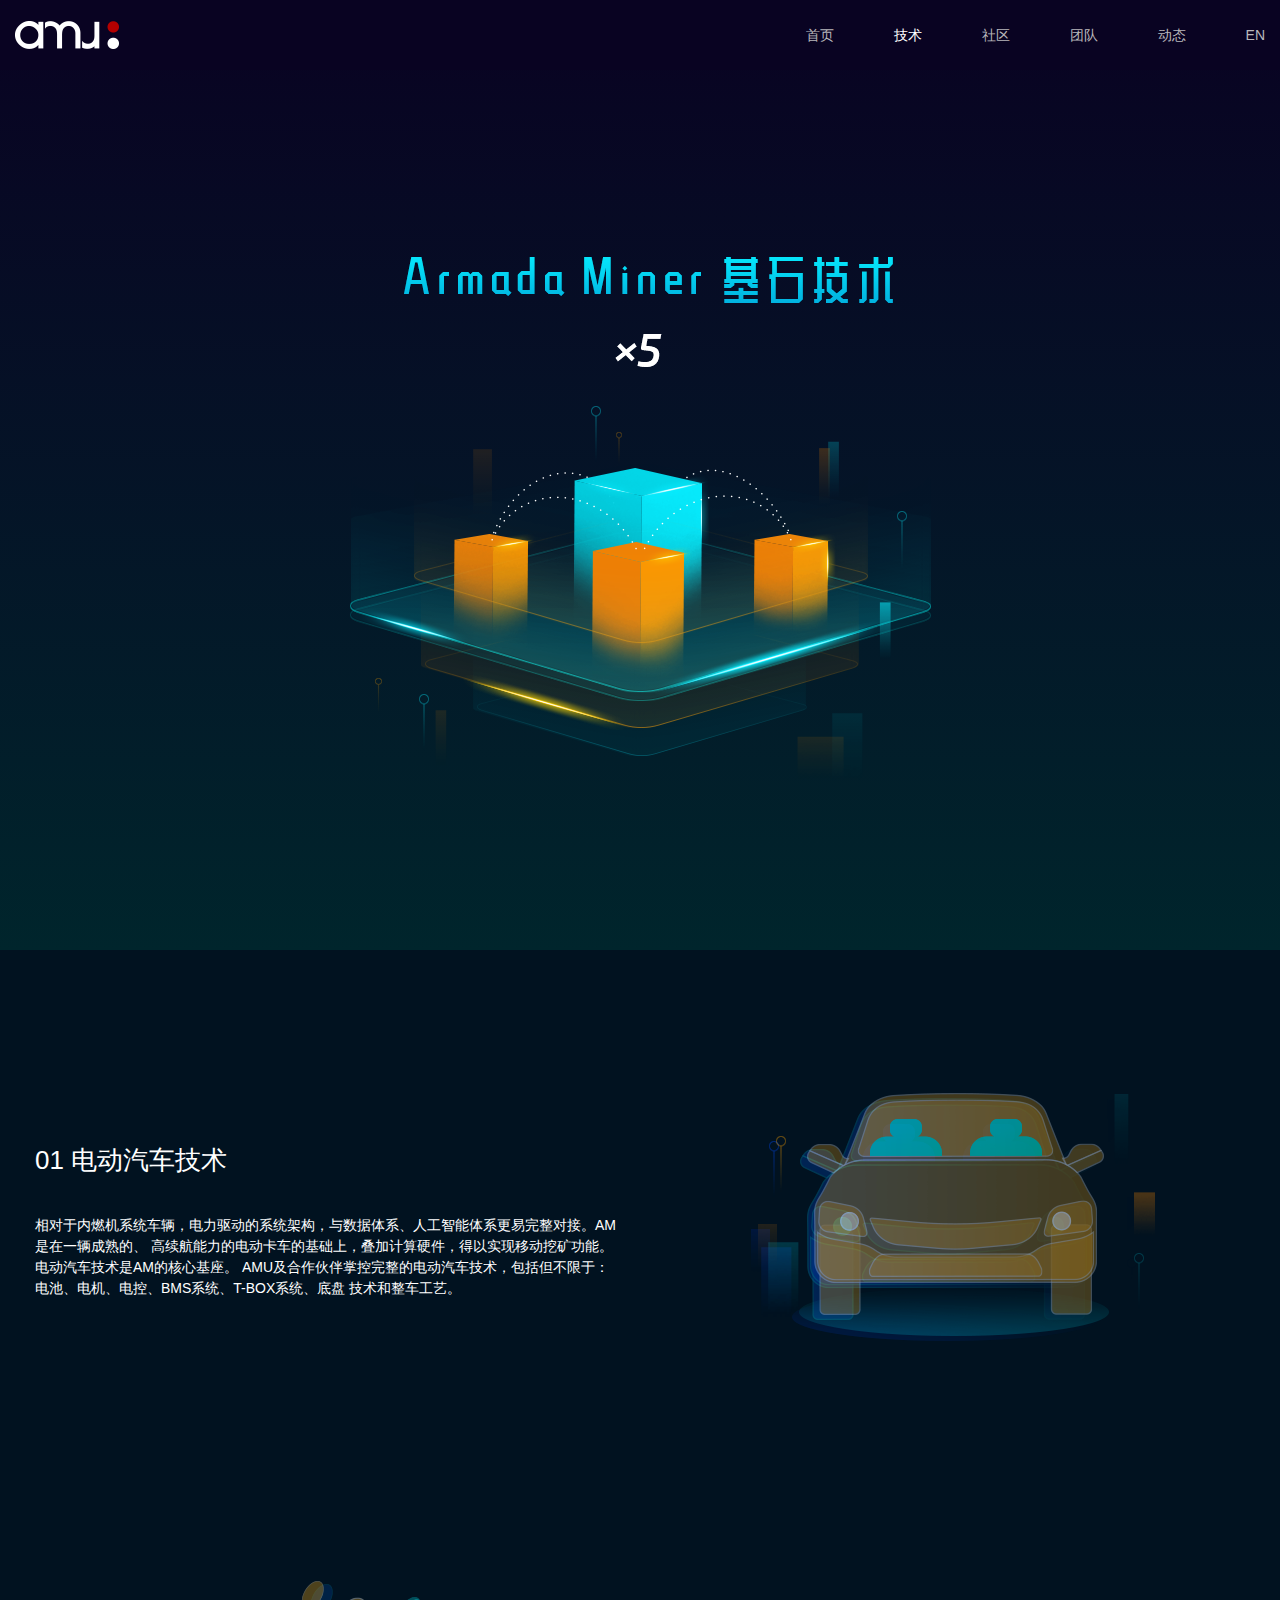
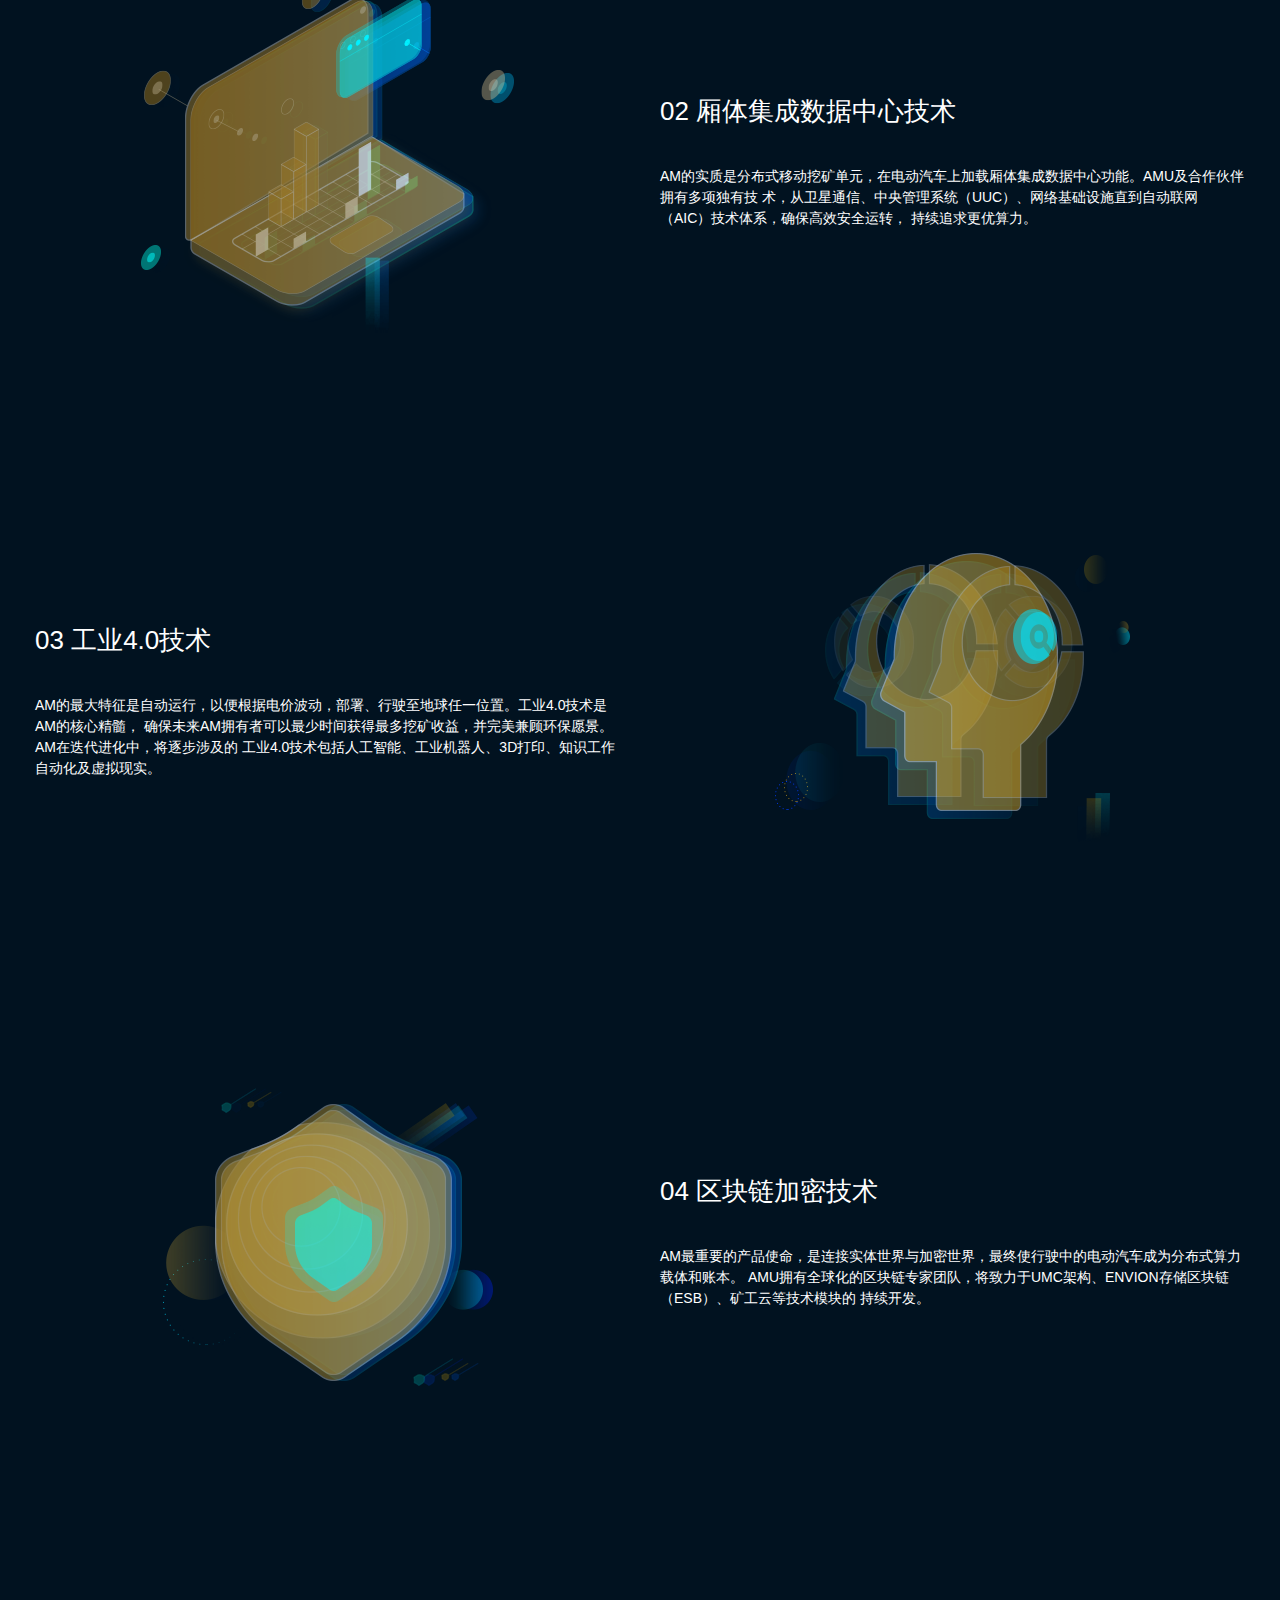
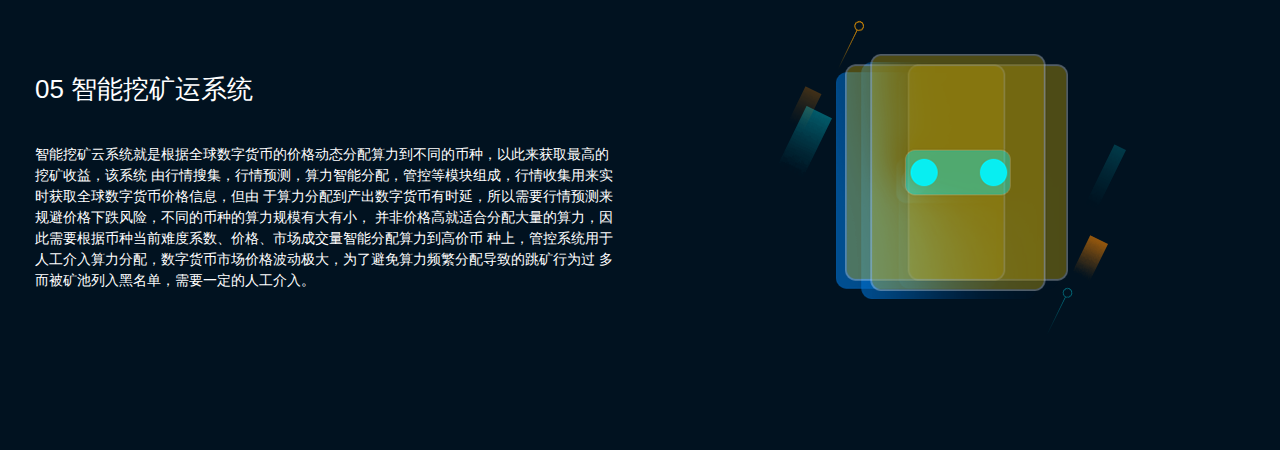
<file: technology.html>
<!DOCTYPE html>
<html>
<head>
    <meta charset="UTF-8">
    <meta name="renderer" content="webkit">
    <meta name="viewport" content="width=device-width,initial-scale=1,minimum-scale=1,maximum-scale=1,user-scalable=no">
    <title>AM</title>
    <script src="js/fastclick.js"></script>
    <link rel="stylesheet" href="css/style.css"/>
</head>
<body>
<div class="header">
    <div class="wrap">
        <a href="" class="logo"></a>
        <div class="menu">
            <a href="index.html">首页</a>
            <a href="technology.html" class="active">技术</a>
            <a href="community.html">社区</a>
            <a href="team.html">团队</a>
            <!-- <a href="resources.html">资源</a> -->
            <a href="blog.html">动态</a>
            <a href="index-en.html">EN</a>
        </div>
    </div>
</div>

<div class="tech-banner">
    <div class="big-logo"></div>
</div>

<div class="tech-row">
    <div class="wrap">
        <div class="cell">
            <p class="f26 mb35">01  电动汽车技术</p>
            <div class="lh22">相对于内燃机系统车辆，电力驱动的系统架构，与数据体系、人工智能体系更易完整对接。AM是在一辆成熟的、
                高续航能力的电动卡车的基础上，叠加计算硬件，得以实现移动挖矿功能。电动汽车技术是AM的核心基座。
                AMU及合作伙伴掌控完整的电动汽车技术，包括但不限于：电池、电机、电控、BMS系统、T-BOX系统、底盘
                技术和整车工艺。</div>
        </div>
        <div class="cell img"><img src="images/tech-p1.png"></div>
    </div>
</div>
<div class="tech-row">
    <div class="wrap">
        <div class="cell img"><img src="images/tech-p2.png"></div>
        <div class="cell">
            <p class="f26 mb35">02  厢体集成数据中心技术</p>
            <div class="lh22">AM的实质是分布式移动挖矿单元，在电动汽车上加载厢体集成数据中心功能。AMU及合作伙伴拥有多项独有技
                术，从卫星通信、中央管理系统（UUC）、网络基础设施直到自动联网（AIC）技术体系，确保高效安全运转，
                持续追求更优算力。</div>
        </div>
    </div>
</div>

<div class="tech-row">
    <div class="wrap">
        <div class="cell">
            <p class="f26 mb35">03  工业4.0技术</p>
            <div class="lh22">AM的最大特征是自动运行，以便根据电价波动，部署、行驶至地球任一位置。工业4.0技术是AM的核心精髓，
                确保未来AM拥有者可以最少时间获得最多挖矿收益，并完美兼顾环保愿景。AM在迭代进化中，将逐步涉及的
                工业4.0技术包括人工智能、工业机器人、3D打印、知识工作自动化及虚拟现实。</div>
        </div>
        <div class="cell img"><img src="images/tech-p3.png"></div>
    </div>
</div>
<div class="tech-row">
    <div class="wrap">
        <div class="cell img"><img src="images/tech-p4.png"></div>
        <div class="cell">
            <p class="f26 mb35">04  区块链加密技术</p>
            <div class="lh22">AM最重要的产品使命，是连接实体世界与加密世界，最终使行驶中的电动汽车成为分布式算力载体和账本。
                AMU拥有全球化的区块链专家团队，将致力于UMC架构、ENVION存储区块链（ESB）、矿工云等技术模块的
                持续开发。</div>
        </div>
    </div>
</div>

<div class="tech-row">
    <div class="wrap">
        <div class="cell">
            <p class="f26 mb35">05  智能挖矿运系统</p>
            <div class="lh22">智能挖矿云系统就是根据全球数字货币的价格动态分配算力到不同的币种，以此来获取最高的挖矿收益，该系统
                由行情搜集，行情预测，算力智能分配，管控等模块组成，行情收集用来实时获取全球数字货币价格信息，但由
                于算力分配到产出数字货币有时延，所以需要行情预测来规避价格下跌风险，不同的币种的算力规模有大有小，
                并非价格高就适合分配大量的算力，因此需要根据币种当前难度系数、价格、市场成交量智能分配算力到高价币
                种上，管控系统用于人工介入算力分配，数字货币市场价格波动极大，为了避免算力频繁分配导致的跳矿行为过
                多而被矿池列入黑名单，需要一定的人工介入。</div>
        </div>
        <div class="cell img"><img src="images/tech-p5.png"></div>
    </div>
</div>

<script src="js/common.js"></script>
</body>
</html>
</file>
<file: css/style.css>
@charset "UTF-8";
*, *:before, *:after {
  -webkit-box-sizing: border-box;
  -moz-box-sizing: border-box;
  box-sizing: border-box;
}

body, button, input, select, textarea {
  font-family: Helvetica, Tahoma, Arial, "Microsoft YaHei", "微软雅黑", SimSun, "宋体", Heiti, "黑体", sans-serif;
  -webkit-font-smoothing: antialiased;
  -moz-osx-font-smoothing: grayscale;
}

body {
  font-family: Helvetica, Tahoma, Arial, "Microsoft YaHei", "微软雅黑", SimSun, "宋体", Heiti, "黑体", sans-serif;
  font-size: 14px;
  color: #000;
  background-color: #fff;
  padding: 0;
  margin: 0;
  line-height: 1.5;
}

h1, h2, h3, h4, h5, h6, p, ul, ol, li, dl, dt, dd {
  padding: 0;
  margin: 0;
  list-style: none;
}

.wrap {
  max-width: 1416px;
  margin-left: auto;
  margin-right: auto;
  padding: 0 15px;
}

a {
  color: #666;
  text-decoration: none;
}
a:hover {
  color: #000;
}
a.blue {
  color: #3488b9;
}
a.grayA {
  color: #aaa;
}
a.gray6 {
  color: #666;
}
a.gray9 {
  color: #999;
}
a.red {
  color: #c53b34;
}
a.black {
  color: #000;
}
a.white {
  color: #fff;
}
a.green {
  color: #42b961;
}
a.yellow {
  color: #f88b15;
}

.blue {
  color: #3488b9;
}

.grayA {
  color: #aaa;
}

.gray6 {
  color: #666;
}

.gray9 {
  color: #999;
}

.red {
  color: #c53b34;
}

.black {
  color: #000;
}

.white {
  color: #fff;
}

.green {
  color: #42b961;
}

.yellow {
  color: #f88b15;
}

.clearfix {
  *zoom: 1;
}
.clearfix:before, .clearfix:after {
  content: " ";
  display: table;
}
.clearfix:after {
  clear: both;
}

.hide {
  display: none;
}

.pad5 {
  padding: 5px;
}

.pad10 {
  padding: 10px;
}

.pad15 {
  padding: 15px;
}

.pad20 {
  padding: 20px;
}

.pad25 {
  padding: 25px;
}

.pad30 {
  padding: 30px;
}

.pad35 {
  padding: 35px;
}

.pad40 {
  padding: 40px;
}

.pad45 {
  padding: 45px;
}

.pad50 {
  padding: 50px;
}

.pad55 {
  padding: 55px;
}

.pad60 {
  padding: 60px;
}

.pb5 {
  padding-bottom: 5px;
}

.pb10 {
  padding-bottom: 10px;
}

.pb15 {
  padding-bottom: 15px;
}

.pb20 {
  padding-bottom: 20px;
}

.pb25 {
  padding-bottom: 25px;
}

.pb30 {
  padding-bottom: 30px;
}

.pb35 {
  padding-bottom: 35px;
}

.pb40 {
  padding-bottom: 40px;
}

.pb45 {
  padding-bottom: 45px;
}

.pb50 {
  padding-bottom: 50px;
}

.pb55 {
  padding-bottom: 55px;
}

.pb60 {
  padding-bottom: 60px;
}

.pt5 {
  padding-top: 5px;
}

.pt10 {
  padding-top: 10px;
}

.pt15 {
  padding-top: 15px;
}

.pt20 {
  padding-top: 20px;
}

.pt25 {
  padding-top: 25px;
}

.pt30 {
  padding-top: 30px;
}

.pt35 {
  padding-top: 35px;
}

.pt40 {
  padding-top: 40px;
}

.pt45 {
  padding-top: 45px;
}

.pt50 {
  padding-top: 50px;
}

.pt55 {
  padding-top: 55px;
}

.pt60 {
  padding-top: 60px;
}

.pl5 {
  padding-left: 5px;
}

.pl10 {
  padding-left: 10px;
}

.pl15 {
  padding-left: 15px;
}

.pl20 {
  padding-left: 20px;
}

.pl25 {
  padding-left: 25px;
}

.pl30 {
  padding-left: 30px;
}

.pl35 {
  padding-left: 35px;
}

.pl40 {
  padding-left: 40px;
}

.pl45 {
  padding-left: 45px;
}

.pl50 {
  padding-left: 50px;
}

.pl55 {
  padding-left: 55px;
}

.pl60 {
  padding-left: 60px;
}

.pr5 {
  padding-right: 5px;
}

.pr10 {
  padding-right: 10px;
}

.pr15 {
  padding-right: 15px;
}

.pr20 {
  padding-right: 20px;
}

.pr25 {
  padding-right: 25px;
}

.pr30 {
  padding-right: 30px;
}

.pr35 {
  padding-right: 35px;
}

.pr40 {
  padding-right: 40px;
}

.pr45 {
  padding-right: 45px;
}

.pr50 {
  padding-right: 50px;
}

.pr55 {
  padding-right: 55px;
}

.pr60 {
  padding-right: 60px;
}

.mt5 {
  margin-top: 5px;
}

.mt10 {
  margin-top: 10px;
}

.mt15 {
  margin-top: 15px;
}

.mt20 {
  margin-top: 20px;
}

.mt25 {
  margin-top: 25px;
}

.mt30 {
  margin-top: 30px;
}

.mt35 {
  margin-top: 35px;
}

.mt40 {
  margin-top: 40px;
}

.mt45 {
  margin-top: 45px;
}

.mt50 {
  margin-top: 50px;
}

.mt55 {
  margin-top: 55px;
}

.mt60 {
  margin-top: 60px;
}

.m_t5 {
  margin-top: 5px;
}

.m_t10 {
  margin-top: 10px;
}

.m_t15 {
  margin-top: 15px;
}

.m_t20 {
  margin-top: 20px;
}

.m_t25 {
  margin-top: 25px;
}

.m_t30 {
  margin-top: 30px;
}

.m_t35 {
  margin-top: 35px;
}

.m_t40 {
  margin-top: 40px;
}

.m_t45 {
  margin-top: 45px;
}

.m_t50 {
  margin-top: 50px;
}

.m_t55 {
  margin-top: 55px;
}

.m_t60 {
  margin-top: 60px;
}

.mb5 {
  margin-bottom: 5px;
}

.mb10 {
  margin-bottom: 10px;
}

.mb15 {
  margin-bottom: 15px;
}

.mb20 {
  margin-bottom: 20px;
}

.mb25 {
  margin-bottom: 25px;
}

.mb30 {
  margin-bottom: 30px;
}

.mb35 {
  margin-bottom: 35px;
}

.mb40 {
  margin-bottom: 40px;
}

.mb45 {
  margin-bottom: 45px;
}

.mb50 {
  margin-bottom: 50px;
}

.mb55 {
  margin-bottom: 55px;
}

.mb60 {
  margin-bottom: 60px;
}

.ml5 {
  margin-left: 5px;
}

.ml10 {
  margin-left: 10px;
}

.ml15 {
  margin-left: 15px;
}

.ml20 {
  margin-left: 20px;
}

.ml25 {
  margin-left: 25px;
}

.ml30 {
  margin-left: 30px;
}

.ml35 {
  margin-left: 35px;
}

.ml40 {
  margin-left: 40px;
}

.ml45 {
  margin-left: 45px;
}

.ml50 {
  margin-left: 50px;
}

.ml55 {
  margin-left: 55px;
}

.ml60 {
  margin-left: 60px;
}

.mr5 {
  margin-right: 5px;
}

.mr10 {
  margin-right: 10px;
}

.mr15 {
  margin-right: 15px;
}

.mr20 {
  margin-right: 20px;
}

.mr25 {
  margin-right: 25px;
}

.mr30 {
  margin-right: 30px;
}

.mr35 {
  margin-right: 35px;
}

.mr40 {
  margin-right: 40px;
}

.mr45 {
  margin-right: 45px;
}

.mr50 {
  margin-right: 50px;
}

.mr55 {
  margin-right: 55px;
}

.mr60 {
  margin-right: 60px;
}

.f0 {
  font-size: 0;
}

.f10 {
  font-size: 10px;
}

.f12 {
  font-size: 12px;
}

.f13 {
  font-size: 13px;
}

.f14 {
  font-size: 14px;
}

.f16 {
  font-size: 16px;
}

.f18 {
  font-size: 18px;
}

.f20 {
  font-size: 20px;
}

.f22 {
  font-size: 22px;
}

.f24 {
  font-size: 24px;
}

.f26 {
  font-size: 26px;
}

.f28 {
  font-size: 28px;
}

.f30 {
  font-size: 30px;
}

.f32 {
  font-size: 32px;
}

.f34 {
  font-size: 34px;
}

.f36 {
  font-size: 36px;
}

.f38 {
  font-size: 38px;
}

.f40 {
  font-size: 40px;
}

.f42 {
  font-size: 42px;
}

.f44 {
  font-size: 44px;
}

.f46 {
  font-size: 46px;
}

.f48 {
  font-size: 48px;
}

.f50 {
  font-size: 50px;
}

.SimSun {
  font-family: SimSun, "宋体";
}

.font-normal {
  font-weight: normal;
}

.font-bold {
  font-weight: bold;
}

.lh24 {
  line-height: 24px;
}

.lh30 {
  line-height: 30px;
}

.lh40 {
  line-height: 40px;
}

.align-left {
  text-align: left;
}

.align-center {
  text-align: center;
}

.align-right {
  text-align: right;
}

.block-center {
  margin-left: auto;
  margin-right: auto;
}

.float-left {
  float: left;
}

.float-right {
  float: right;
}

.inline-form, .form {
  display: table;
  width: 100%;
  border-collapse: collapse;
}
.inline-form .row, .form .row {
  display: table-row;
}
.inline-form .cell, .inline-form .addon, .form .cell, .form .addon {
  display: table-cell;
  vertical-align: middle;
}
.inline-form .cell.vat, .inline-form .addon.vat, .form .cell.vat, .form .addon.vat {
  vertical-align: top;
}
.inline-form .addon, .form .addon {
  white-space: nowrap;
  width: 1%;
}

.abs-center {
  position: absolute;
  left: 50%;
  top: 50%;
  -webkit-transform: translate(-50%, -50%);
  -ms-transform: translate(-50%, -50%);
  -o-transform: translate(-50%, -50%);
  transform: translate(-50%, -50%);
}

.bgc-white {
  background-color: #fff;
}

.ellipsis {
  overflow: hidden;
  text-overflow: ellipsis;
  white-space: nowrap;
}

.ovh {
  overflow: hidden;
}

.ova {
  overflow: auto;
}

.db {
  display: block;
}

.posr {
  position: relative;
}

.hand {
  cursor: pointer;
}

.pos-right-top {
  position: absolute;
  top: 0;
  right: 0;
}

.pos-left-top {
  position: absolute;
  top: 0;
  left: 0;
}

.pos-right-bottom {
  position: absolute;
  bottom: 0;
  right: 0;
}

.pos-left-bottom {
  position: absolute;
  bottom: 0;
  left: 0;
}

[data-href] {
  cursor: pointer;
}

.header {
  position: fixed;
  left: 0;
  right: 0;
  top: 0;
  height: 70px;
  background: #090322;
  z-index: 9;
}
.header .wrap {
  position: relative;
  height: 70px;
  line-height: 70px;
}
.header .logo {
  position: absolute;
  left: 15px;
  top: 0;
  width: 104px;
  height: 70px;
  background: url("../images/logo.png") no-repeat 0 50%;
}
.header .menu {
  font-size: 0;
  float: right;
}
.header .menu a {
  font-size: 14px;
  color: #b9b8bc;
  margin: 0 30px;
}
.header .menu a:hover, .header .menu a.active {
  color: #fff;
}
.header .menu a:last-child {
  margin-right: 0;
}

@media screen and (max-width: 960px) {
  .header .menu a {
    margin: 0 10px;
  }
}
@media screen and (max-width: 759px) {
  .header .menu a {
    margin: 0 5px;
  }
}
@media screen and (max-width: 550px) {
  .header .menu {
    position: absolute;
    right: 0;
    top: 0;
    padding-top: 70px;
    background: #090322;
    padding-left: 5px;
    padding-right: 5px;
    height: 70px;
    overflow: hidden;
  }
  .header .menu.active {
    height: auto;
  }
  .header .menu:before, .header .menu:after {
    content: '';
    width: 20px;
    position: absolute;
    left: 50%;
    margin-left: -10px;
    border-top: 2px solid #fff;
  }
  .header .menu:before {
    height: 10px;
    border-bottom: 2px solid #fff;
    top: 30px;
  }
  .header .menu:after {
    content: '';
    top: 34px;
  }
  .header .menu a {
    display: block;
    text-align: center;
    line-height: 30px;
  }
}
.index-banner {
  position: relative;
  width: 100%;
  height: 950px;
  background: #1f1b34;
  background-image: -webkit-linear-gradient(top, #090222 0%, #00252C 100%);
  background-image: -o-linear-gradient(top, #090222 0%, #00252C 100%);
  background-image: linear-gradient(to bottom, #090222 0%, #00252C 100%);
  background-repeat: repeat-x;
  filter: progid:DXImageTransform.Microsoft.gradient(startColorstr='#FF090222', endColorstr='#FF00252C', GradientType=0);
}
.index-banner .big-logo {
  position: absolute;
  left: 50%;
  top: 50%;
  margin-left: -374px;
  margin-top: -154px;
  width: 748px;
  height: 308px;
  background: url("../images/big-logo.png") no-repeat;
}
.index-banner .big-logo .link {
  position: absolute;
  top: 100%;
  left: 0;
  right: 0;
  font-size: 14px;
  text-align: center;
  color: #4e616a;
}
.index-banner .big-logo .link a {
  color: #fff;
  margin: 0 35px;
}

.index-r2 {
  width: 100%;
  background: #031a29;
}
.index-r2 .wrap {
  position: relative;
  height: 400px;
  background: url("../images/index-r2-bg.png") no-repeat 50% 50%;
  text-align: center;
  color: #fff;
}
.index-r2 .container {
  width: 936px;
  position: absolute;
  left: 50%;
  top: 50%;
  -webkit-transform: translate(-50%, -50%);
  -ms-transform: translate(-50%, -50%);
  -o-transform: translate(-50%, -50%);
  transform: translate(-50%, -50%);
}
.index-r2 .container .title {
  font-size: 26px;
}
.index-r2 .container .intro {
  margin-top: 40px;
  line-height: 22px;
}

.index-r3 {
  width: 100%;
}
.index-r3 .wrap {
  position: relative;
  padding: 160px 0;
  height: 950px;
}
.index-r3 .head {
  font-size: 26px;
  text-align: center;
  margin-bottom: 80px;
}
.index-r3 .list {
  *zoom: 1;
}
.index-r3 .list:before, .index-r3 .list:after {
  content: " ";
  display: table;
}
.index-r3 .list:after {
  clear: both;
}
.index-r3 .list li {
  width: 33.3333%;
  line-height: 22px;
  text-align: center;
  float: left;
}
.index-r3 .list .img {
  margin-bottom: 35px;
}
.index-r3 .list .text {
  width: 264px;
  margin-left: auto;
  margin-right: auto;
}
.index-r3 .foot {
  position: absolute;
  bottom: 160px;
  left: 0;
  right: 0;
  text-align: center;
  font-size: 12px;
  color: #000;
}
.index-r3 .foot a {
  display: inline-block;
  width: 220px;
  height: 50px;
  line-height: 50px;
  font-size: 14px;
  color: #fff;
  background: #04182b;
}

.index-r4 {
  width: 100%;
  background: #031a29;
}
.index-r4 .wrap {
  height: 600px;
  background: url("../images/index-r4-bg.png") no-repeat 50% 50%;
}
.index-r4 .head {
  height: 240px;
  font-size: 26px;
  color: #fff;
  padding-top: 120px;
  text-align: center;
}
.index-r4 .list {
  *zoom: 1;
}
.index-r4 .list:before, .index-r4 .list:after {
  content: " ";
  display: table;
}
.index-r4 .list:after {
  clear: both;
}
.index-r4 .list li {
  width: 33.3333%;
  line-height: 22px;
  text-align: center;
  float: left;
}
.index-r4 .list .box {
  width: 336px;
  height: 214px;
  margin-left: auto;
  margin-right: auto;
  background: url("../images/index-r4-box.png") no-repeat;
}
.index-r4 .list .img {
  height: 176px;
}
.index-r4 .list .text {
  color: #06edff;
  text-align: center;
}

.index-r5 {
  width: 100%;
}
.index-r5 .wrap {
  height: 600px;
  line-height: 22px;
  text-align: center;
}
.index-r5 .head {
  padding-top: 100px;
  font-size: 26px;
}
.index-r5 .text {
  width: 504px;
  margin-left: auto;
  margin-right: auto;
  margin-top: 25px;
}
.index-r5 .img {
  margin-top: 60px;
}

.index-r6 {
  width: 100%;
  background: #031a29 url("../images/index-r6-bg.png") no-repeat 50% 50%;
}
.index-r6 .wrap {
  position: relative;
  height: 950px;
}
.index-r6 .head {
  font-size: 26px;
  color: #fff;
  text-align: center;
  padding-top: 130px;
}
.index-r6 .img {
  position: absolute;
  top: 276px;
  left: 80px;
  width: 37%;
  overflow: hidden;
}
.index-r6 .img img {
  width: 100%;
}
.index-r6 .list {
  width: 52%;
  background: #142733;
  position: absolute;
  top: 288px;
  right: 0;
}
.index-r6 .list li {
  position: relative;
  height: 100px;
  line-height: 100px;
  text-align: center;
  color: #fff;
}
.index-r6 .list li:hover {
  background: #008ca1;
}
.index-r6 .list li:hover .date {
  background: #008ca1;
}
.index-r6 .list .date {
  width: 31%;
  font-size: 22px;
  background: #1c2f3b;
  position: absolute;
  left: 0;
  top: 0;
}
.index-r6 .list .text {
  padding-left: 31%;
  overflow: hidden;
  text-overflow: ellipsis;
  white-space: nowrap;
}

.index-r7 {
  width: 100%;
}
.index-r7 .wrap {
  position: relative;
  height: 460px;
}
.index-r7 .head {
  font-size: 26px;
  text-align: center;
  padding-top: 95px;
  margin-bottom: 120px;
}
.index-r7 .list {
  *zoom: 1;
}
.index-r7 .list:before, .index-r7 .list:after {
  content: " ";
  display: table;
}
.index-r7 .list:after {
  clear: both;
}
.index-r7 .list li {
  width: 33.3333%;
  float: left;
}
.index-r7 .list .box {
  width: 90%;
  margin-left: auto;
  margin-right: auto;
}
.index-r7 .list .text {
  height: 84px;
  line-height: 22px;
}
.index-r7 .list .foot {
  position: relative;
  border-top: 1px solid #000;
}
.index-r7 .list .foot:before {
  content: '';
  border-top: 1px solid #bbb;
  position: absolute;
  top: 0;
  left: 0;
  right: 0;
}

.index-r8 {
  width: 100%;
  background: #031a29;
}
.index-r8 .wrap {
  height: 540px;
  padding-top: 100px;
}
.index-r8 .head {
  height: 100px;
  font-size: 26px;
  color: #fff;
  text-align: center;
}
.index-r8 .links {
  text-align: center;
  font-size: 0;
}
.index-r8 .links li {
  display: inline-block;
  padding: 0 20px;
}
.index-r8 .links li a {
  display: block;
  width: 80px;
  height: 80px;
  line-height: 80px;
  text-align: center;
  background: url("../images/index-r8-icon.png") no-repeat 0 0;
}
.index-r8 .links li a.a1 {
  background-position: 0 0;
}
.index-r8 .links li a.a1:hover {
  background-position: 0 100%;
}
.index-r8 .links li a.a2 {
  background-position: -122px 0;
}
.index-r8 .links li a.a2:hover {
  background-position: -122px 100%;
}
.index-r8 .links li a.a3 {
  background-position: -245px 0;
}
.index-r8 .links li a.a3:hover {
  background-position: -245px 100%;
}
.index-r8 .links li a.a4 {
  background-position: -367px 0;
}
.index-r8 .links li a.a4:hover {
  background-position: -367px 100%;
}
.index-r8 .links li a.a5 {
  background-position: -489px 0;
}
.index-r8 .links li a.a5:hover {
  background-position: -489px 100%;
}
.index-r8 .links li a.a6 {
  background-position: -611px 0;
}
.index-r8 .links li a.a6:hover {
  background-position: -611px 100%;
}
.index-r8 .links li a.a7 {
  background-position: -734px 0;
}
.index-r8 .links li a.a7:hover {
  background-position: -734px 100%;
}
.index-r8 .links li a.a8 {
  background-position: -856px 0;
}
.index-r8 .links li a.a8:hover {
  background-position: -856px 100%;
}
.index-r8 .subscription {
  position: relative;
  width: 630px;
  height: 50px;
  background: #142733;
  border: 1px solid #2f4857;
  margin-left: auto;
  margin-right: auto;
  margin-top: 100px;
}
.index-r8 .subscription input {
  padding-left: 20px;
  padding-right: 150px;
  width: 100%;
  height: 100%;
  color: #fff;
  border: none;
  outline: none;
  background: none;
}
.index-r8 .subscription button {
  position: absolute;
  right: 0;
  top: 0;
  bottom: 0;
  width: 132px;
  font-size: 18px;
  color: #01c7e5;
  border: none;
  outline: none;
  background: none;
  border-left: 1px solid #2f4857;
  cursor: pointer;
}

.index-r9 {
  width: 100%;
}
.index-r9 .wrap {
  padding: 100px 0;
}
.index-r9 .head {
  font-size: 26px;
  margin-bottom: 80px;
  text-align: center;
}
.index-r9 .list {
  margin-left: auto;
  margin-right: auto;
}
.index-r9 .list {
  *zoom: 1;
}
.index-r9 .list:before, .index-r9 .list:after {
  content: " ";
  display: table;
}
.index-r9 .list:after {
  clear: both;
}
.index-r9 .list li {
  display: table;
  float: left;
  width: 16.668%;
  height: 118px;
  border: 1px solid #e5e5e5;
  margin-left: -1px;
  margin-top: -1px;
}
.index-r9 .list li a {
  display: table-cell;
  text-align: center;
  vertical-align: middle;
}

.tech-banner {
  position: relative;
  width: 100%;
  height: 950px;
  background: #1f1b34;
  background-image: -webkit-linear-gradient(top, #090222 0%, #00252C 100%);
  background-image: -o-linear-gradient(top, #090222 0%, #00252C 100%);
  background-image: linear-gradient(to bottom, #090222 0%, #00252C 100%);
  background-repeat: repeat-x;
  filter: progid:DXImageTransform.Microsoft.gradient(startColorstr='#FF090222', endColorstr='#FF00252C', GradientType=0);
}
.tech-banner .big-logo {
  position: absolute;
  left: 50%;
  top: 255px;
  margin-left: -291px;
  width: 582px;
  height: 526px;
  background: url("../images/tech-logo.png") no-repeat 50% 50%;
}

.tech-row {
  background: #011220;
}
.tech-row .wrap {
  display: table;
  height: 540px;
}
.tech-row .wrap .cell {
  display: table-cell;
  vertical-align: middle;
  width: 50%;
  color: #fff;
  padding: 0 20px;
}
.tech-row .wrap .cell.img {
  text-align: center;
}

.community-banner {
  position: relative;
  width: 100%;
  height: 950px;
  background: #1f1b34;
  background-image: -webkit-linear-gradient(top, #090222 0%, #00252C 100%);
  background-image: -o-linear-gradient(top, #090222 0%, #00252C 100%);
  background-image: linear-gradient(to bottom, #090222 0%, #00252C 100%);
  background-repeat: repeat-x;
  filter: progid:DXImageTransform.Microsoft.gradient(startColorstr='#FF090222', endColorstr='#FF00252C', GradientType=0);
}
.community-banner .big-logo {
  position: absolute;
  left: 50%;
  top: 235px;
  margin-left: -270px;
  width: 540px;
  height: 575px;
  background: url("../images/community-logo.png") no-repeat 50% 50%;
}

.community-activity {
  width: 100%;
}
.community-activity .wrap {
  padding: 100px 0;
}
.community-activity .head {
  font-size: 26px;
  margin-bottom: 80px;
  text-align: center;
}
.community-activity .list {
  *zoom: 1;
}
.community-activity .list:before, .community-activity .list:after {
  content: " ";
  display: table;
}
.community-activity .list:after {
  clear: both;
}
.community-activity .list li {
  position: relative;
  width: 49%;
  height: 436px;
  float: left;
  -webkit-box-shadow: 0 10px 30px rgba(0, 0, 0, 0.05);
  -moz-box-shadow: 0 10px 30px rgba(0, 0, 0, 0.05);
  box-shadow: 0 10px 30px rgba(0, 0, 0, 0.05);
}
.community-activity .list li:nth-child(2n) {
  float: right;
}
.community-activity .list .tag {
  position: absolute;
  top: 222px;
  right: 40px;
  width: 110px;
  height: 36px;
  line-height: 36px;
  background: #ddd;
  color: #797979;
  text-align: center;
}
.community-activity .list .tag.active {
  background: #01c7e5;
  color: #fff;
}
.community-activity .list .img {
  width: 100%;
  height: 240px;
  overflow: hidden;
}
.community-activity .list .content {
  padding: 35px 35px 0 35px;
  line-height: 22px;
}
.community-activity .list .title {
  height: 30px;
  font-size: 18px;
}
.community-activity .list .info {
  height: 66px;
  color: #9e9e9e;
  overflow: hidden;
}
.community-activity .list .address {
  color: #01c7e5;
}

.team-banner {
  position: relative;
  width: 100%;
  height: 400px;
  background: #1f1b34;
  background-image: -webkit-linear-gradient(top, #090222 0%, #00252C 100%);
  background-image: -o-linear-gradient(top, #090222 0%, #00252C 100%);
  background-image: linear-gradient(to bottom, #090222 0%, #00252C 100%);
  background-repeat: repeat-x;
  filter: progid:DXImageTransform.Microsoft.gradient(startColorstr='#FF090222', endColorstr='#FF00252C', GradientType=0);
}
.team-banner .big-logo {
  width: 95%;
  max-width: 896px;
  height: auto;
  overflow: hidden;
  position: absolute;
  left: 50%;
  top: 50%;
  -webkit-transform: translate(-50%, -50%);
  -ms-transform: translate(-50%, -50%);
  -o-transform: translate(-50%, -50%);
  transform: translate(-50%, -50%);
}
.team-banner .big-logo img {
  width: 100%;
  max-width: 100%;
}

.team-list {
  *zoom: 1;
}
.team-list:before, .team-list:after {
  content: " ";
  display: table;
}
.team-list:after {
  clear: both;
}
.team-list li {
  width: 33.3333%;
  margin-bottom: 30px;
  float: left;
  overflow: hidden;
}
.team-list .box {
  width: 72%;
  margin-left: auto;
  margin-right: auto;
}
.team-list .avater {
  width: 130px;
  height: 130px;
  overflow: hidden;
  margin-left: auto;
  margin-right: auto;
  background: #fff;
  -webkit-border-radius: 100%;
  -moz-border-radius: 100%;
  border-radius: 100%;
}
.team-list .name {
  margin-top: 25px;
  font-size: 18px;
  color: #000;
  text-align: center;
}
.team-list .title {
  color: #9e9e9e;
  text-align: center;
}
.team-list .outlink {
  text-align: center;
  margin-top: 5px;
}
.team-list .intro {
  margin-top: 10px;
  line-height: 22px;
  color: #878787;
}

.team-group {
  position: relative;
}
.team-group .wrap {
  margin-top: -66px;
  padding-bottom: 30px;
}
.team-group .team-list {
  *zoom: 1;
}
.team-group .team-list:before, .team-group .team-list:after {
  content: " ";
  display: table;
}
.team-group .team-list:after {
  clear: both;
}
.team-group .team-list li {
  height: 480px;
}

.team-adviser {
  width: 100%;
  background: #f5f5f5;
  overflow: hidden;
}
.team-adviser .wrap {
  padding: 90px 0;
}
.team-adviser .head {
  font-size: 26px;
  color: #000;
  margin-bottom: 90px;
  text-align: center;
}

.team-dev {
  width: 100%;
  overflow: hidden;
}
.team-dev .wrap {
  padding: 90px 0;
}
.team-dev .head {
  font-size: 26px;
  color: #000;
  margin-bottom: 90px;
  text-align: center;
}

.team-join-us {
  padding: 90px 0;
  background: #f5f5f5;
  text-align: center;
}
.team-join-us .head {
  padding-bottom: 40px;
  font-size: 26px;
  color: #000;
}
.team-join-us .btn {
  display: inline-block;
  width: 183px;
  height: 50px;
  line-height: 50px;
  text-align: center;
  font-size: 14px;
  color: #fff;
  background: #04182b;
}

.res-top {
  width: 100%;
  background: #1f1b34;
  background-image: -webkit-linear-gradient(top, #090222 0%, #00252C 100%);
  background-image: -o-linear-gradient(top, #090222 0%, #00252C 100%);
  background-image: linear-gradient(to bottom, #090222 0%, #00252C 100%);
  background-repeat: repeat-x;
  filter: progid:DXImageTransform.Microsoft.gradient(startColorstr='#FF090222', endColorstr='#FF00252C', GradientType=0);
}
.res-top .wrap {
  position: relative;
  height: 950px;
  padding-top: 225px;
}
.res-top .head {
  text-align: center;
  margin-bottom: 110px;
}
.res-top .list {
  *zoom: 1;
}
.res-top .list:before, .res-top .list:after {
  content: " ";
  display: table;
}
.res-top .list:after {
  clear: both;
}
.res-top .list li {
  width: 33.3333%;
  float: left;
  margin-bottom: 30px;
}
.res-top .list .box {
  width: 264px;
  margin-left: auto;
  margin-right: auto;
  text-align: center;
}
.res-top .list .img {
  display: block;
  height: 182px;
  line-height: 182px;
  text-align: center;
  vertical-align: bottom;
}
.res-top .list .img img {
  vertical-align: bottom;
}
.res-top .list .title {
  padding: 30px 0;
  font-size: 18px;
  color: #fff;
  line-height: 26px;
}
.res-top .list .button a {
  display: inline-block;
  width: 150px;
  height: 44px;
  line-height: 42px;
  text-align: center;
  font-size: 14px;
  color: #fff;
  border: 1px solid #fff;
}
.res-top .list .button a:hover {
  background: #fff;
  color: #000;
}

.res-faq {
  width: 100%;
  overflow: hidden;
}
.res-faq .wrap {
  padding: 120px 0;
}
.res-faq .head {
  font-size: 26px;
  text-align: center;
  margin-bottom: 80px;
}
.res-faq dt {
  padding: 10px 15px;
  font-size: 18px;
  background: #f5f5f5;
}
.res-faq dd {
  padding: 20px;
  font-size: 14px;
  color: #8d8d8d;
  line-height: 24px;
}

.res-media {
  overflow: hidden;
  width: 100%;
  background: #f5f5f5;
}
.res-media .wrap {
  padding: 90px 0;
}
.res-media .head {
  font-size: 26px;
  text-align: center;
  margin-bottom: 80px;
}
.res-media .list {
  *zoom: 1;
}
.res-media .list:before, .res-media .list:after {
  content: " ";
  display: table;
}
.res-media .list:after {
  clear: both;
}
.res-media .list li {
  width: 33.3333%;
  text-align: center;
  float: left;
}
.res-media .list .img {
  display: block;
  height: 58px;
  line-height: 58px;
  vertical-align: middle;
}
.res-media .list .img img {
  vertical-align: middle;
}
.res-media .list .title {
  padding-top: 25px;
  padding-bottom: 30px;
  font-size: 18px;
}
.res-media .list .button a {
  display: inline-block;
  width: 150px;
  height: 44px;
  line-height: 42px;
  text-align: center;
  font-size: 14px;
  color: #000;
  border: 1px solid #000;
}
.res-media .list .button a:hover {
  background: #000;
  color: #fff;
}

.blog-top {
  position: relative;
  width: 100%;
  height: 400px;
  background: #1f1b34;
  background-image: -webkit-linear-gradient(top, #090222 0%, #00252C 100%);
  background-image: -o-linear-gradient(top, #090222 0%, #00252C 100%);
  background-image: linear-gradient(to bottom, #090222 0%, #00252C 100%);
  background-repeat: repeat-x;
  filter: progid:DXImageTransform.Microsoft.gradient(startColorstr='#FF090222', endColorstr='#FF00252C', GradientType=0);
}
.blog-top .big-logo {
  width: 792px;
  overflow: hidden;
  margin-left: auto;
  margin-right: auto;
  margin-top: 35px;
  position: absolute;
  left: 50%;
  top: 50%;
  -webkit-transform: translate(-50%, -50%);
  -ms-transform: translate(-50%, -50%);
  -o-transform: translate(-50%, -50%);
  transform: translate(-50%, -50%);
}
.blog-top .big-logo img {
  width: 100%;
  max-height: 265px;
}

.blog-list {
  padding: 50px 0;
  width: 100%;
  overflow: hidden;
}
.blog-list li {
  padding: 50px 0;
  border-bottom: 1px solid #eee;
}
.blog-list .title {
  font-size: 26px;
  color: #000;
  margin-bottom: 5px;
}
.blog-list .title a {
  font-size: 26px;
  color: #000;
}
.blog-list .sub {
  margin-bottom: 20px;
}
.blog-list .sub .blue {
  margin-right: 10px;
}
.blog-list .sub .date {
  color: #8d8d8d;
}
.blog-list .content {
  font-size: 14px;
  line-height: 22px;
  color: #969696;
}

@media screen and (min-width: 600px) and (max-width: 759px) {
  .index-r2 .wrap {
    height: 300px;
  }
  .index-r2 .container {
    width: 100%;
    position: absolute;
    left: 50%;
    top: 50%;
    -webkit-transform: translate(-50%, -50%);
    -ms-transform: translate(-50%, -50%);
    -o-transform: translate(-50%, -50%);
    transform: translate(-50%, -50%);
  }
  .index-r2 .container .title {
    font-size: 26px;
  }
  .index-r2 .container .intro {
    margin-top: 40px;
    line-height: 22px;
  }

  .index-r3 .wrap {
    position: relative;
    padding: 60px 0;
    height: 650px;
  }
  .index-r3 .head {
    margin-bottom: 60px;
  }
  .index-r3 .list {
    *zoom: 1;
  }
  .index-r3 .list:before, .index-r3 .list:after {
    content: " ";
    display: table;
  }
  .index-r3 .list:after {
    clear: both;
  }
  .index-r3 .list li {
    width: 33.3333%;
    line-height: 22px;
    text-align: center;
    float: left;
  }
  .index-r3 .list .img {
    margin-bottom: 35px;
  }
  .index-r3 .list .text {
    width: 160px;
  }
  .index-r3 .foot {
    bottom: 60px;
  }

  .index-r5 .wrap {
    height: 480px;
  }
  .index-r5 .head {
    padding-top: 60px;
  }
  .index-r5 .text {
    width: 504px;
    margin-left: auto;
    margin-right: auto;
    margin-top: 25px;
  }
  .index-r5 .img {
    width: 98%;
    margin-left: auto;
    margin-right: auto;
  }
  .index-r5 .img img {
    width: 100%;
    max-width: 100%;
  }
}
@media screen and (max-width: 759px) {
  .index-banner {
    height: 550px;
  }
  .index-banner .big-logo {
    position: absolute;
    left: 50%;
    top: 50%;
    margin-left: -290px;
    margin-top: -119px;
    width: 580px;
    height: 239px;
    background: url("../images/big-logo.png") no-repeat;
    -webkit-background-size: 100%;
    background-size: 100%;
  }
  .index-banner .big-logo .link {
    position: absolute;
    top: 100%;
    left: 0;
    right: 0;
    font-size: 14px;
    text-align: center;
    color: #4e616a;
  }
  .index-banner .big-logo .link a {
    color: #fff;
    margin: 0 35px;
  }

  .index-r5 .wrap {
    height: 480px;
  }
  .index-r5 .head {
    padding-top: 60px;
  }
  .index-r5 .text {
    width: 504px;
    margin-left: auto;
    margin-right: auto;
    margin-top: 25px;
  }
  .index-r5 .img {
    width: 98%;
    margin-left: auto;
    margin-right: auto;
  }
  .index-r5 .img img {
    width: 100%;
    max-width: 100%;
  }

  .index-r7 {
    width: 100%;
  }
  .index-r7 .wrap {
    position: relative;
    height: 360px;
  }
  .index-r7 .head {
    padding-top: 60px;
    margin-bottom: 60px;
  }
  .index-r7 .list .box, .index-r7 .list .text {
    overflow: hidden;
  }

  .index-r8 .wrap {
    height: 540px;
    padding-top: 60px;
  }
  .index-r8 .head {
    height: 80px;
  }
  .index-r8 .links {
    text-align: center;
    font-size: 0;
  }
  .index-r8 .links li {
    width: 25%;
    text-align: center;
    padding-bottom: 20px;
  }
  .index-r8 .links li a {
    display: block;
    width: 80px;
    height: 80px;
    line-height: 80px;
    text-align: center;
    background: url("../images/index-r8-icon.png") no-repeat 0 0;
  }
  .index-r8 .links li a.a1 {
    background-position: 0 0;
  }
  .index-r8 .links li a.a1:hover {
    background-position: 0 100%;
  }
  .index-r8 .links li a.a2 {
    background-position: -122px 0;
  }
  .index-r8 .links li a.a2:hover {
    background-position: -122px 100%;
  }
  .index-r8 .links li a.a3 {
    background-position: -245px 0;
  }
  .index-r8 .links li a.a3:hover {
    background-position: -245px 100%;
  }
  .index-r8 .links li a.a4 {
    background-position: -367px 0;
  }
  .index-r8 .links li a.a4:hover {
    background-position: -367px 100%;
  }
  .index-r8 .links li a.a5 {
    background-position: -489px 0;
  }
  .index-r8 .links li a.a5:hover {
    background-position: -489px 100%;
  }
  .index-r8 .links li a.a6 {
    background-position: -611px 0;
  }
  .index-r8 .links li a.a6:hover {
    background-position: -611px 100%;
  }
  .index-r8 .links li a.a7 {
    background-position: -734px 0;
  }
  .index-r8 .links li a.a7:hover {
    background-position: -734px 100%;
  }
  .index-r8 .links li a.a8 {
    background-position: -856px 0;
  }
  .index-r8 .links li a.a8:hover {
    background-position: -856px 100%;
  }
  .index-r8 .subscription {
    width: 90%;
    margin-top: 60px;
  }

  .index-r9 .wrap {
    padding: 60px 0;
  }
  .index-r9 .head {
    margin-bottom: 60px;
  }
  .index-r9 .list {
    width: 552px;
  }
  .index-r9 .list li {
    display: block;
    float: left;
    width: 184px;
    height: 80px;
  }
  .index-r9 .list li a {
    position: relative;
    display: block;
    height: inherit;
    text-align: center;
    vertical-align: middle;
    overflow: hidden;
  }
  .index-r9 .list li a img {
    position: absolute;
    left: 50%;
    top: 50%;
    -webkit-transform: translate(-50%, -50%);
    -ms-transform: translate(-50%, -50%);
    -o-transform: translate(-50%, -50%);
    transform: translate(-50%, -50%);
  }

  .tech-banner {
    height: 650px;
    overflow: hidden;
  }
  .tech-banner .big-logo {
    position: static;
    margin-left: auto;
    margin-right: auto;
    margin-top: 120px;
    width: 500px;
    height: 452px;
    -webkit-background-size: 100%;
    background-size: 100%;
  }

  .tech-row .wrap {
    position: relative;
    display: block;
    height: 340px;
  }
  .tech-row .wrap .cell {
    display: block;
    width: 100%;
    color: #fff;
    padding: 0 20px;
    z-index: 2;
    position: absolute;
    left: 50%;
    top: 50%;
    -webkit-transform: translate(-50%, -50%);
    -ms-transform: translate(-50%, -50%);
    -o-transform: translate(-50%, -50%);
    transform: translate(-50%, -50%);
  }
  .tech-row .wrap .cell.img {
    z-index: 1;
  }

  .community-banner {
    height: 650px;
    overflow: hidden;
  }
  .community-banner .big-logo {
    position: static;
    margin-left: auto;
    margin-right: auto;
    margin-top: 80px;
    width: 540px;
    height: 575px;
    background: url("../images/community-logo.png") no-repeat 50% 50%;
  }

  .community-activity .wrap {
    padding: 60px 0;
  }
  .community-activity .head {
    margin-bottom: 60px;
  }
  .community-activity .list .content {
    padding: 20px 20px 0 20px;
  }
  .community-activity .list .tag {
    right: 20px;
  }
  .community-activity .list .title {
    height: 30px;
    font-size: 18px;
  }
  .community-activity .list .address {
    margin-top: 20px;
  }
}
@media screen and (min-width: 760px) and (max-width: 959px) {
  .index-banner {
    height: 650px;
  }

  .index-r2 .wrap {
    height: 300px;
  }
  .index-r2 .container {
    width: 100%;
    position: absolute;
    left: 50%;
    top: 50%;
    -webkit-transform: translate(-50%, -50%);
    -ms-transform: translate(-50%, -50%);
    -o-transform: translate(-50%, -50%);
    transform: translate(-50%, -50%);
  }
  .index-r2 .container .title {
    font-size: 26px;
  }
  .index-r2 .container .intro {
    margin-top: 40px;
    line-height: 22px;
  }

  .index-r3 .wrap {
    position: relative;
    padding: 60px 0;
    height: 650px;
  }
  .index-r3 .head {
    margin-bottom: 60px;
  }
  .index-r3 .list {
    *zoom: 1;
  }
  .index-r3 .list:before, .index-r3 .list:after {
    content: " ";
    display: table;
  }
  .index-r3 .list:after {
    clear: both;
  }
  .index-r3 .list li {
    width: 33.3333%;
    line-height: 22px;
    text-align: center;
    float: left;
  }
  .index-r3 .list .img {
    margin-bottom: 35px;
  }
  .index-r3 .list .text {
    width: 200px;
  }
  .index-r3 .foot {
    bottom: 60px;
  }

  .index-r5 .wrap {
    height: 540px;
  }
  .index-r5 .head {
    padding-top: 60px;
  }
  .index-r5 .text {
    width: 504px;
    margin-left: auto;
    margin-right: auto;
    margin-top: 25px;
  }
  .index-r5 .img {
    margin-top: 60px;
  }

  .index-r6 .wrap {
    height: 600px;
  }
  .index-r6 .head {
    padding-top: 70px;
  }
  .index-r6 .img {
    top: 29%;
    left: 20px;
  }
  .index-r6 .list {
    top: 30%;
  }
  .index-r6 .list li {
    height: 60px;
    line-height: 60px;
  }

  .index-r7 .wrap {
    position: relative;
    height: 360px;
  }
  .index-r7 .head {
    padding-top: 45px;
    margin-bottom: 60px;
  }
  .index-r7 .list {
    *zoom: 1;
  }
  .index-r7 .list:before, .index-r7 .list:after {
    content: " ";
    display: table;
  }
  .index-r7 .list:after {
    clear: both;
  }
  .index-r7 .list li {
    width: 33.3333%;
    float: left;
  }
  .index-r7 .list .box {
    width: 90%;
    margin-left: auto;
    margin-right: auto;
  }
  .index-r7 .list .text {
    height: 84px;
    line-height: 22px;
  }
  .index-r7 .list .foot {
    position: relative;
    border-top: 1px solid #000;
  }
  .index-r7 .list .foot:before {
    content: '';
    border-top: 1px solid #bbb;
    position: absolute;
    top: 0;
    left: 0;
    right: 0;
  }

  .index-r8 .wrap {
    height: 420px;
    padding-top: 60px;
  }
  .index-r8 .head {
    height: 80px;
  }
  .index-r8 .links li {
    padding: 0 5px;
  }
  .index-r8 .subscription {
    margin-top: 60px;
  }

  .index-r9 .wrap {
    padding: 60px 0;
  }
  .index-r9 .head {
    margin-bottom: 60px;
  }
  .index-r9 .list {
    width: 736px;
  }
  .index-r9 .list li {
    display: block;
    float: left;
    width: 184px;
    height: 80px;
  }
  .index-r9 .list li a {
    position: relative;
    display: block;
    height: inherit;
    text-align: center;
    vertical-align: middle;
    overflow: hidden;
  }
  .index-r9 .list li a img {
    position: absolute;
    left: 50%;
    top: 50%;
    -webkit-transform: translate(-50%, -50%);
    -ms-transform: translate(-50%, -50%);
    -o-transform: translate(-50%, -50%);
    transform: translate(-50%, -50%);
  }

  .community-activity .wrap {
    padding: 50px 0;
  }
  .community-activity .head {
    font-size: 26px;
    margin-bottom: 60px;
    text-align: center;
  }
  .community-activity .list {
    *zoom: 1;
  }
  .community-activity .list:before, .community-activity .list:after {
    content: " ";
    display: table;
  }
  .community-activity .list:after {
    clear: both;
  }
  .community-activity .list .content {
    padding: 20px 20px 0 20px;
    line-height: 22px;
  }
  .community-activity .list .title {
    height: 30px;
    font-size: 18px;
  }
  .community-activity .list .info {
    height: 66px;
    color: #9e9e9e;
    overflow: hidden;
  }
  .community-activity .list .address {
    margin-top: 20px;
  }

  .tech-banner {
    height: 750px;
  }
  .tech-banner .big-logo {
    top: 155px;
  }
}
@media screen and (min-width: 960px) and (max-width: 1124px) {
  .index-r3 .wrap {
    position: relative;
    padding: 60px 0;
    height: 650px;
  }
  .index-r3 .head {
    margin-bottom: 60px;
  }
  .index-r3 .list {
    *zoom: 1;
  }
  .index-r3 .list:before, .index-r3 .list:after {
    content: " ";
    display: table;
  }
  .index-r3 .list:after {
    clear: both;
  }
  .index-r3 .list li {
    width: 33.3333%;
    line-height: 22px;
    text-align: center;
    float: left;
  }
  .index-r3 .list .img {
    margin-bottom: 35px;
  }
  .index-r3 .list .text {
    width: 264px;
    margin-left: auto;
    margin-right: auto;
  }
  .index-r3 .foot {
    bottom: 60px;
  }

  .index-r6 .wrap {
    height: 700px;
  }
  .index-r6 .head {
    padding-top: 70px;
  }
  .index-r6 .img {
    top: 29%;
    left: 20px;
  }
  .index-r6 .list {
    top: 30%;
  }
  .index-r6 .list li {
    height: 80px;
    line-height: 80px;
  }

  .index-r8 .wrap {
    height: 420px;
    padding-top: 60px;
  }
  .index-r8 .head {
    height: 80px;
  }
  .index-r8 .links li {
    padding: 0 10px;
  }
  .index-r8 .subscription {
    margin-top: 60px;
  }

  .index-r9 .wrap {
    padding: 60px 0;
  }
  .index-r9 .head {
    margin-bottom: 60px;
  }
  .index-r9 .list li {
    display: block;
    float: left;
    width: 16.668%;
    height: 80px;
  }
  .index-r9 .list li a {
    position: relative;
    display: block;
    height: inherit;
    text-align: center;
    vertical-align: middle;
    overflow: hidden;
  }
  .index-r9 .list li a img {
    position: absolute;
    left: 50%;
    top: 50%;
    -webkit-transform: translate(-50%, -50%);
    -ms-transform: translate(-50%, -50%);
    -o-transform: translate(-50%, -50%);
    transform: translate(-50%, -50%);
  }
}
@media screen and (max-width: 1124px) {
  .index-r4 .wrap {
    padding-bottom: 60px;
    height: auto;
    background: url("../images/index-r4-bg.png") no-repeat 50% 50%;
  }
  .index-r4 .head {
    height: 180px;
    padding-top: 60px;
  }
  .index-r4 .list {
    *zoom: 1;
  }
  .index-r4 .list:before, .index-r4 .list:after {
    content: " ";
    display: table;
  }
  .index-r4 .list:after {
    clear: both;
  }
  .index-r4 .list li {
    display: block;
    width: auto;
    margin-left: auto;
    margin-right: auto;
    margin-bottom: 20px;
    float: none;
  }
  .index-r4 .list .box {
    width: 336px;
    height: 214px;
    margin-left: auto;
    margin-right: auto;
    background: url("../images/index-r4-box.png") no-repeat;
  }
  .index-r4 .list .img {
    height: 176px;
  }
  .index-r4 .list .text {
    color: #06edff;
    text-align: center;
  }

  .index-r6 .wrap {
    height: 750px;
  }
  .index-r6 .head {
    padding-top: 60px;
  }
  .index-r6 .img {
    display: none;
  }
  .index-r6 .list {
    width: 95%;
    background: #142733;
    position: static;
    margin-left: auto;
    margin-right: auto;
    margin-top: 60px;
  }
  .index-r6 .list li {
    position: relative;
    height: 100px;
    line-height: 100px;
    text-align: center;
    color: #fff;
  }
  .index-r6 .list li:hover {
    background: #008ca1;
  }
  .index-r6 .list li:hover .date {
    background: #008ca1;
  }
  .index-r6 .list .date {
    width: 31%;
    font-size: 22px;
    background: #1c2f3b;
    position: absolute;
    left: 0;
    top: 0;
  }
  .index-r6 .list .text {
    padding-left: 31%;
    overflow: hidden;
    text-overflow: ellipsis;
    white-space: nowrap;
  }
}
@media screen and (min-width: 1125px) and (max-width: 1340px) {
  .index-r6 .list li {
    height: 80px;
    line-height: 80px;
  }
}
@media screen and (max-width: 960px) {
  .team-list {
    *zoom: 1;
  }
  .team-list:before, .team-list:after {
    content: " ";
    display: table;
  }
  .team-list:after {
    clear: both;
  }
  .team-list li {
    width: 50%;
  }
  .team-list .box {
    width: 72%;
    margin-left: auto;
    margin-right: auto;
  }
  .team-list .avater {
    width: 130px;
    height: 130px;
    overflow: hidden;
    margin-left: auto;
    margin-right: auto;
    background: #fff;
    -webkit-border-radius: 100%;
    -moz-border-radius: 100%;
    border-radius: 100%;
  }
  .team-list .name {
    margin-top: 25px;
    font-size: 18px;
    color: #000;
    text-align: center;
  }
  .team-list .title {
    color: #9e9e9e;
    text-align: center;
  }
  .team-list .outlink {
    text-align: center;
    margin-top: 5px;
  }
  .team-list .intro {
    margin-top: 10px;
    line-height: 22px;
    color: #878787;
  }

  .res-top .wrap {
    position: relative;
    height: auto;
    padding-top: 125px;
    padding-bottom: 60px;
  }
  .res-top .head {
    margin-bottom: 60px;
  }

  .res-faq .wrap {
    padding: 60px 20px;
  }
  .res-faq .head {
    margin-bottom: 60px;
  }

  .res-media .wrap {
    padding: 60px 0;
  }
  .res-media .head {
    margin-bottom: 60px;
  }
}
@media screen and (max-width: 792px) {
  .res-top .wrap {
    height: auto;
    padding-top: 125px;
    padding-bottom: 60px;
  }
  .res-top .head {
    margin-bottom: 60px;
  }
  .res-top .list {
    *zoom: 1;
  }
  .res-top .list:before, .res-top .list:after {
    content: " ";
    display: table;
  }
  .res-top .list:after {
    clear: both;
  }
  .res-top .list li {
    display: block;
    width: 100%;
    float: none;
    margin-bottom: 50px;
  }
  .res-top .list .box {
    width: 264px;
    margin-left: auto;
    margin-right: auto;
    text-align: center;
  }
  .res-top .list .img {
    display: block;
    height: 182px;
    line-height: 182px;
    text-align: center;
    vertical-align: bottom;
  }
  .res-top .list .img img {
    vertical-align: bottom;
  }
  .res-top .list .title {
    padding: 30px 0;
    font-size: 18px;
    color: #fff;
    line-height: 26px;
  }
  .res-top .list .button a {
    display: inline-block;
    width: 150px;
    height: 44px;
    line-height: 42px;
    text-align: center;
    font-size: 14px;
    color: #fff;
    border: 1px solid #fff;
  }
  .res-top .list .button a:hover {
    background: #fff;
    color: #000;
  }

  .res-faq .wrap {
    padding: 60px 20px;
  }
  .res-faq .head {
    margin-bottom: 60px;
  }

  .res-media .wrap {
    padding: 60px 0;
  }
  .res-media .head {
    margin-bottom: 60px;
  }
  .res-media .list {
    *zoom: 1;
  }
  .res-media .list:before, .res-media .list:after {
    content: " ";
    display: table;
  }
  .res-media .list:after {
    clear: both;
  }
  .res-media .list li {
    display: block;
    width: 100%;
    float: none;
    margin-bottom: 50px;
  }
  .res-media .list .img {
    display: block;
    height: 58px;
    line-height: 58px;
    vertical-align: middle;
  }
  .res-media .list .img img {
    vertical-align: middle;
  }
  .res-media .list .title {
    padding-top: 15px;
    padding-bottom: 20px;
    font-size: 18px;
  }
  .res-media .list .button a {
    display: inline-block;
    width: 150px;
    height: 44px;
    line-height: 42px;
    text-align: center;
    font-size: 14px;
    color: #000;
    border: 1px solid #000;
  }
  .res-media .list .button a:hover {
    background: #000;
    color: #fff;
  }

  .blog-top {
    position: relative;
    width: 100%;
    height: 300px;
    background: #1f1b34;
    background-image: -webkit-linear-gradient(top, #090222 0%, #00252C 100%);
    background-image: -o-linear-gradient(top, #090222 0%, #00252C 100%);
    background-image: linear-gradient(to bottom, #090222 0%, #00252C 100%);
    background-repeat: repeat-x;
    filter: progid:DXImageTransform.Microsoft.gradient(startColorstr='#FF090222', endColorstr='#FF00252C', GradientType=0);
  }
  .blog-top .big-logo {
    width: 90%;
    max-width: 792px;
    overflow: hidden;
    margin-left: auto;
    margin-right: auto;
    margin-top: 35px;
    position: absolute;
    left: 50%;
    top: 50%;
    -webkit-transform: translate(-50%, -50%);
    -ms-transform: translate(-50%, -50%);
    -o-transform: translate(-50%, -50%);
    transform: translate(-50%, -50%);
  }
  .blog-top .big-logo img {
    width: 100%;
    max-height: 265px;
  }
}
@media screen and (max-width: 599px) {
  .index-banner {
    height: 400px;
    overflow: hidden;
  }
  .index-banner .big-logo {
    position: relative;
    top: auto;
    left: auto;
    margin-left: auto;
    margin-right: auto;
    margin-top: 120px;
    width: 360px;
    height: 149px;
    background: url("../images/big-logo.png") no-repeat 50% 50%;
    -webkit-background-size: 100%;
    background-size: 100%;
  }
  .index-banner .big-logo .link {
    position: absolute;
    top: 100%;
    left: 0;
    right: 0;
    font-size: 14px;
    text-align: center;
    color: #4e616a;
  }
  .index-banner .big-logo .link a {
    color: #fff;
    margin: 0 35px;
  }

  .index-r2 .wrap {
    height: auto;
  }
  .index-r2 .container {
    position: static;
    display: block;
    width: 98%;
    padding: 50px 0;
    -webkit-transform: translate(0, 0);
    -ms-transform: translate(0, 0);
    -o-transform: translate(0, 0);
    transform: translate(0, 0);
  }
  .index-r2 .container .title {
    font-size: 26px;
  }
  .index-r2 .container .intro {
    margin-top: 40px;
    line-height: 22px;
  }

  .index-r3 {
    width: 100%;
  }
  .index-r3 .wrap {
    position: relative;
    padding-top: 60px;
    padding-bottom: 160px;
    height: auto;
  }
  .index-r3 .head {
    margin-bottom: 60px;
  }
  .index-r3 .list {
    display: block;
  }
  .index-r3 .list {
    *zoom: 1;
  }
  .index-r3 .list:before, .index-r3 .list:after {
    content: " ";
    display: table;
  }
  .index-r3 .list:after {
    clear: both;
  }
  .index-r3 .list li {
    display: block;
    width: auto;
    float: none;
    margin-bottom: 30px;
    margin-left: auto;
    margin-right: auto;
  }
  .index-r3 .list .img {
    margin-bottom: 5px;
  }
  .index-r3 .list .text {
    width: 264px;
    margin-left: auto;
    margin-right: auto;
  }
  .index-r3 .foot {
    position: absolute;
    bottom: 30px;
    left: 0;
    right: 0;
    text-align: center;
    font-size: 12px;
    color: #000;
  }
  .index-r3 .foot a {
    display: inline-block;
    width: 220px;
    height: 50px;
    line-height: 50px;
    font-size: 14px;
    color: #fff;
    background: #04182b;
  }

  .index-r5 .wrap {
    height: 480px;
  }
  .index-r5 .head {
    padding-top: 60px;
  }
  .index-r5 .text {
    width: 100%;
    margin-left: auto;
    margin-right: auto;
    margin-top: 25px;
  }
  .index-r5 .img {
    width: 98%;
    margin-left: auto;
    margin-right: auto;
  }
  .index-r5 .img img {
    width: 100%;
    max-width: 100%;
  }

  .index-r7 .wrap {
    height: auto;
  }
  .index-r7 .head {
    padding-top: 60px;
    margin-bottom: 60px;
  }
  .index-r7 .list li {
    display: block;
    width: 100%;
    float: none;
    margin-bottom: 30px;
  }
  .index-r7 .list .box, .index-r7 .list .text {
    width: 80%;
    overflow: hidden;
  }

  .tech-banner {
    height: 500px;
    overflow: hidden;
  }
  .tech-banner .big-logo {
    position: static;
    margin-left: auto;
    margin-right: auto;
    margin-top: 120px;
    width: 360px;
    height: 325px;
    -webkit-background-size: 100%;
    background-size: 100%;
  }

  .community-banner {
    height: 540px;
    overflow: hidden;
  }
  .community-banner .big-logo {
    position: static;
    margin-left: auto;
    margin-right: auto;
    margin-top: 100px;
    width: 360px;
    height: 383px;
    background: url("../images/community-logo.png") no-repeat 50% 50%;
    -webkit-background-size: 100%;
    background-size: 100%;
  }

  .community-activity .wrap {
    padding: 60px 0;
  }
  .community-activity .head {
    margin-bottom: 60px;
  }
  .community-activity .list li {
    position: relative;
    width: 96%;
    height: 436px;
    float: none;
    -webkit-box-shadow: 0 10px 30px rgba(0, 0, 0, 0.05);
    -moz-box-shadow: 0 10px 30px rgba(0, 0, 0, 0.05);
    box-shadow: 0 10px 30px rgba(0, 0, 0, 0.05);
    margin-left: auto;
    margin-right: auto;
    margin-bottom: 30px;
  }
  .community-activity .list li:nth-child(2n) {
    float: none;
  }
  .community-activity .list .tag {
    position: absolute;
    top: 222px;
    right: 40px;
    width: 110px;
    height: 36px;
    line-height: 36px;
    background: #ddd;
    color: #797979;
    text-align: center;
  }
  .community-activity .list .tag.active {
    background: #01c7e5;
    color: #fff;
  }
  .community-activity .list .img {
    width: 100%;
    height: 240px;
    overflow: hidden;
  }
  .community-activity .list .content {
    padding: 35px 35px 0 35px;
    line-height: 22px;
  }
  .community-activity .list .title {
    height: 30px;
    font-size: 18px;
  }
  .community-activity .list .info {
    height: 66px;
    color: #9e9e9e;
    overflow: hidden;
  }
  .community-activity .list .address {
    color: #01c7e5;
  }

  .team-adviser .wrap, .team-dev .wrap, .team-join-us .wrap {
    padding: 60px 0;
  }
  .team-adviser .head, .team-dev .head, .team-join-us .head {
    margin-bottom: 60px;
  }

  .team-list {
    *zoom: 1;
  }
  .team-list:before, .team-list:after {
    content: " ";
    display: table;
  }
  .team-list:after {
    clear: both;
  }
  .team-list li {
    width: 100%;
    float: none;
  }
  .team-list .box {
    width: 72%;
    margin-left: auto;
    margin-right: auto;
  }
  .team-list .avater {
    width: 130px;
    height: 130px;
    overflow: hidden;
    margin-left: auto;
    margin-right: auto;
    background: #fff;
    -webkit-border-radius: 100%;
    -moz-border-radius: 100%;
    border-radius: 100%;
  }
  .team-list .name {
    margin-top: 25px;
    font-size: 18px;
    color: #000;
    text-align: center;
  }
  .team-list .title {
    color: #9e9e9e;
    text-align: center;
  }
  .team-list .outlink {
    text-align: center;
    margin-top: 5px;
  }
  .team-list .intro {
    margin-top: 10px;
    line-height: 22px;
    color: #878787;
  }
}
@media screen and (max-width: 570px) {
  .index-r9 .wrap {
    padding: 60px 0;
  }
  .index-r9 .head {
    margin-bottom: 60px;
  }
  .index-r9 .list {
    width: 368px;
  }
  .index-r9 .list li {
    display: block;
    float: left;
    width: 184px;
    height: 80px;
  }
  .index-r9 .list li a {
    position: relative;
    display: block;
    height: inherit;
    text-align: center;
    vertical-align: middle;
    overflow: hidden;
  }
  .index-r9 .list li a img {
    position: absolute;
    left: 50%;
    top: 50%;
    -webkit-transform: translate(-50%, -50%);
    -ms-transform: translate(-50%, -50%);
    -o-transform: translate(-50%, -50%);
    transform: translate(-50%, -50%);
  }
}
@media screen and (max-width: 386px) {
  .index-r8 {
    width: 100%;
  }
  .index-r8 .wrap {
    height: auto;
    padding: 60px 0;
  }
  .index-r8 .head {
    height: 80px;
  }
  .index-r8 .links {
    width: 90%;
    margin-left: auto;
    margin-right: auto;
  }
  .index-r8 .links li {
    width: 30%;
    display: inline-block;
    padding: 10px;
  }
  .index-r8 .links li a {
    display: block;
    width: 80px;
    height: 80px;
    line-height: 80px;
    text-align: center;
    background: url("../images/index-r8-icon.png") no-repeat 0 0;
  }
  .index-r8 .links li a.a1 {
    background-position: 0 0;
  }
  .index-r8 .links li a.a1:hover {
    background-position: 0 100%;
  }
  .index-r8 .links li a.a2 {
    background-position: -122px 0;
  }
  .index-r8 .links li a.a2:hover {
    background-position: -122px 100%;
  }
  .index-r8 .links li a.a3 {
    background-position: -245px 0;
  }
  .index-r8 .links li a.a3:hover {
    background-position: -245px 100%;
  }
  .index-r8 .links li a.a4 {
    background-position: -367px 0;
  }
  .index-r8 .links li a.a4:hover {
    background-position: -367px 100%;
  }
  .index-r8 .links li a.a5 {
    background-position: -489px 0;
  }
  .index-r8 .links li a.a5:hover {
    background-position: -489px 100%;
  }
  .index-r8 .links li a.a6 {
    background-position: -611px 0;
  }
  .index-r8 .links li a.a6:hover {
    background-position: -611px 100%;
  }
  .index-r8 .links li a.a7 {
    background-position: -734px 0;
  }
  .index-r8 .links li a.a7:hover {
    background-position: -734px 100%;
  }
  .index-r8 .links li a.a8 {
    background-position: -856px 0;
  }
  .index-r8 .links li a.a8:hover {
    background-position: -856px 100%;
  }
  .index-r8 .subscription {
    position: relative;
    width: 90%;
    height: 50px;
    background: #142733;
    border: 1px solid #2f4857;
    margin-left: auto;
    margin-right: auto;
    margin-top: 60px;
  }
  .index-r8 .subscription input {
    padding-left: 20px;
    padding-right: 150px;
    width: 100%;
    height: 100%;
    color: #fff;
    border: none;
    outline: none;
    background: none;
  }
  .index-r8 .subscription button {
    position: absolute;
    right: 0;
    top: 0;
    bottom: 0;
    width: 132px;
    font-size: 18px;
    color: #01c7e5;
    border: none;
    outline: none;
    background: none;
    border-left: 1px solid #2f4857;
    cursor: pointer;
  }

  .index-r9 .wrap {
    padding: 60px 0;
  }
  .index-r9 .head {
    margin-bottom: 60px;
  }
  .index-r9 .list {
    width: 184px;
  }
  .index-r9 .list li {
    display: block;
    float: left;
    width: 184px;
    height: 80px;
  }
  .index-r9 .list li a {
    position: relative;
    display: block;
    height: inherit;
    text-align: center;
    vertical-align: middle;
    overflow: hidden;
  }
  .index-r9 .list li a img {
    position: absolute;
    left: 50%;
    top: 50%;
    -webkit-transform: translate(-50%, -50%);
    -ms-transform: translate(-50%, -50%);
    -o-transform: translate(-50%, -50%);
    transform: translate(-50%, -50%);
  }

  .tech-row .wrap {
    position: relative;
    display: block;
    height: 400px;
  }
  .tech-row .wrap .cell {
    display: block;
    width: 100%;
    color: #fff;
    padding: 0 20px;
    z-index: 2;
    position: absolute;
    left: 50%;
    top: 50%;
    -webkit-transform: translate(-50%, -50%);
    -ms-transform: translate(-50%, -50%);
    -o-transform: translate(-50%, -50%);
    transform: translate(-50%, -50%);
  }
  .tech-row .wrap .cell.img {
    width: 100%;
    z-index: 1;
  }
  .tech-row .wrap .cell.img img {
    width: 100%;
  }
}
@media screen and (max-width: 360px) {
  .index-banner {
    height: 400px;
    overflow: hidden;
  }
  .index-banner .big-logo {
    position: relative;
    top: auto;
    left: auto;
    margin-left: auto;
    margin-right: auto;
    margin-top: 120px;
    width: 300px;
    height: 124px;
    background: url("../images/big-logo.png") no-repeat 50% 50%;
    -webkit-background-size: 100%;
    background-size: 100%;
  }
  .index-banner .big-logo .link {
    position: absolute;
    top: 100%;
    left: 0;
    right: 0;
    font-size: 14px;
    text-align: center;
    color: #4e616a;
    white-space: nowrap;
  }
  .index-banner .big-logo .link a {
    color: #fff;
    margin: 0 15px;
  }

  .index-r4 .wrap {
    padding-bottom: 60px;
    height: auto;
    background: url("../images/index-r4-bg.png") no-repeat 50% 50%;
  }
  .index-r4 .head {
    height: 180px;
    padding-top: 60px;
  }
  .index-r4 .list {
    *zoom: 1;
  }
  .index-r4 .list:before, .index-r4 .list:after {
    content: " ";
    display: table;
  }
  .index-r4 .list:after {
    clear: both;
  }
  .index-r4 .list li {
    display: block;
    width: auto;
    margin-left: auto;
    margin-right: auto;
    margin-bottom: 20px;
    float: none;
  }
  .index-r4 .list .box {
    position: relative;
    width: 300px;
    height: 191px;
    margin-left: auto;
    margin-right: auto;
    background: url("../images/index-r4-box.png") no-repeat;
    -webkit-background-size: contain;
    background-size: contain;
  }
  .index-r4 .list .img {
    height: 176px;
  }
  .index-r4 .list .text {
    position: absolute;
    left: 0;
    right: 0;
    bottom: 0;
    line-height: 48px;
  }

  .tech-banner {
    height: 450px;
    overflow: hidden;
  }
  .tech-banner .big-logo {
    position: static;
    margin-left: auto;
    margin-right: auto;
    margin-top: 120px;
    width: 300px;
    height: 271px;
    -webkit-background-size: 100%;
    background-size: 100%;
  }

  .community-banner {
    height: 450px;
    overflow: hidden;
  }
  .community-banner .big-logo {
    position: static;
    margin-left: auto;
    margin-right: auto;
    margin-top: 80px;
    width: 300px;
    height: 319px;
    background: url("../images/community-logo.png") no-repeat 50% 50%;
    -webkit-background-size: 100%;
    background-size: 100%;
  }
}

/*# sourceMappingURL=style.css.map */
</file>
<file: css/en.css>
.index-banner .big-logo {
  background: url("../images/big-logo-en.png") no-repeat;
}
.index-banner .big-logo .link {
  position: absolute;
  top: 100%;
  left: 0;
  right: 0;
  font-size: 14px;
  text-align: center;
  color: #4e616a;
}
.index-banner .big-logo .link a {
  color: #fff;
  margin: 0 35px;
}

.index-r3 .foot a {
  display: inline-block;
  width: 320px;
  height: 50px;
  line-height: 50px;
  font-size: 14px;
  color: #fff;
  background: #04182b;
}

.tech-banner .big-logo {
  position: absolute;
  left: 50%;
  top: 255px;
  margin-left: -291px;
  width: 593px;
  height: 521px;
  background: url("../images/tech-logo-en.png") no-repeat 50% 50%;
}

.community-banner .big-logo {
  position: absolute;
  left: 50%;
  top: 235px;
  margin-left: -289px;
  width: 578px;
  height: 614px;
  background: url("../images/community-logo-en.png") no-repeat 50% 50%;
}

@media screen and (min-width: 800px) and (max-width: 959px) {
  .tech-banner {
    height: 750px;
  }
  .tech-banner .big-logo {
    top: 155px;
  }
}
@media screen and (max-width: 759px) {
  .index-banner {
    height: 550px;
  }
  .index-banner .big-logo {
    position: absolute;
    left: 50%;
    top: 50%;
    margin-left: -290px;
    margin-top: -119px;
    width: 580px;
    height: 239px;
    background: url("../images/big-logo-en.png") no-repeat;
    -webkit-background-size: 100%;
    background-size: 100%;
  }
  .index-banner .big-logo .link {
    position: absolute;
    top: 100%;
    left: 0;
    right: 0;
    font-size: 14px;
    text-align: center;
    color: #4e616a;
  }
  .index-banner .big-logo .link a {
    color: #fff;
    margin: 0 35px;
  }

  .tech-banner .big-logo {
    position: static;
    margin-left: auto;
    margin-right: auto;
    width: 500px;
    height: 439px;
    background: url("../images/tech-logo-en.png") no-repeat 50% 50%;
    background-size: 100%;
  }

  .community-banner {
    height: 650px;
    overflow: hidden;
  }
  .community-banner .big-logo {
    position: static;
    margin-left: auto;
    margin-right: auto;
    margin-top: 70px;
    width: 540px;
    height: 574px;
    background: url("../images/community-logo-en.png") no-repeat 50% 50%;
    background-size: 100%;
    -webkit-background-size: 100%;
  }
}
@media screen and (max-width: 560px) {
  .index-banner {
    height: 350px;
  }
  .index-banner .big-logo {
    position: absolute;
    left: 50%;
    top: 50%;
    margin-left: -180px;
    margin-top: -64px;
    width: 360px;
    height: 148px;
    background: url("../images/big-logo-en.png") no-repeat;
    -webkit-background-size: 100%;
    background-size: 100%;
  }
  .index-banner .big-logo .link {
    position: absolute;
    top: 100%;
    left: 50%;
    width: 100%;
    font-size: 14px;
    white-space: nowrap;
    text-align: center;
    color: #4e616a;
    -webkit-transform: translate(-50%, 0);
    -ms-transform: translate(-50%, 0);
    -o-transform: translate(-50%, 0);
    transform: translate(-50%, 0);
  }
  .index-banner .big-logo .link a {
    color: #fff;
    margin: 0 15px;
  }

  .tech-banner .big-logo {
    position: static;
    margin-left: auto;
    margin-right: auto;
    width: 360px;
    height: 316px;
    background: url("../images/tech-logo-en.png") no-repeat 50% 50%;
    background-size: 100%;
  }

  .community-banner {
    height: 540px;
    overflow: hidden;
  }
  .community-banner .big-logo {
    position: static;
    margin-left: auto;
    margin-right: auto;
    margin-top: 100px;
    width: 360px;
    height: 383px;
    background: url("../images/community-logo-en.png") no-repeat 50% 50%;
    background-size: 100%;
    -webkit-background-size: 100%;
  }
}
@media screen and (max-width: 360px) {
  .index-r3 .foot a {
    width: 300px;
  }

  .tech-banner .big-logo {
    position: static;
    margin-left: auto;
    margin-right: auto;
    width: 300px;
    height: 263px;
    background: url("../images/tech-logo-en.png") no-repeat 50% 50%;
    background-size: 100%;
  }

  .community-banner {
    height: 540px;
    overflow: hidden;
  }
  .community-banner .big-logo {
    position: static;
    margin-left: auto;
    margin-right: auto;
    margin-top: 100px;
    width: 300px;
    height: 319px;
    background: url("../images/community-logo-en.png") no-repeat 50% 50%;
    background-size: 100%;
    -webkit-background-size: 100%;
  }
}

/*# sourceMappingURL=en.css.map */
</file>
